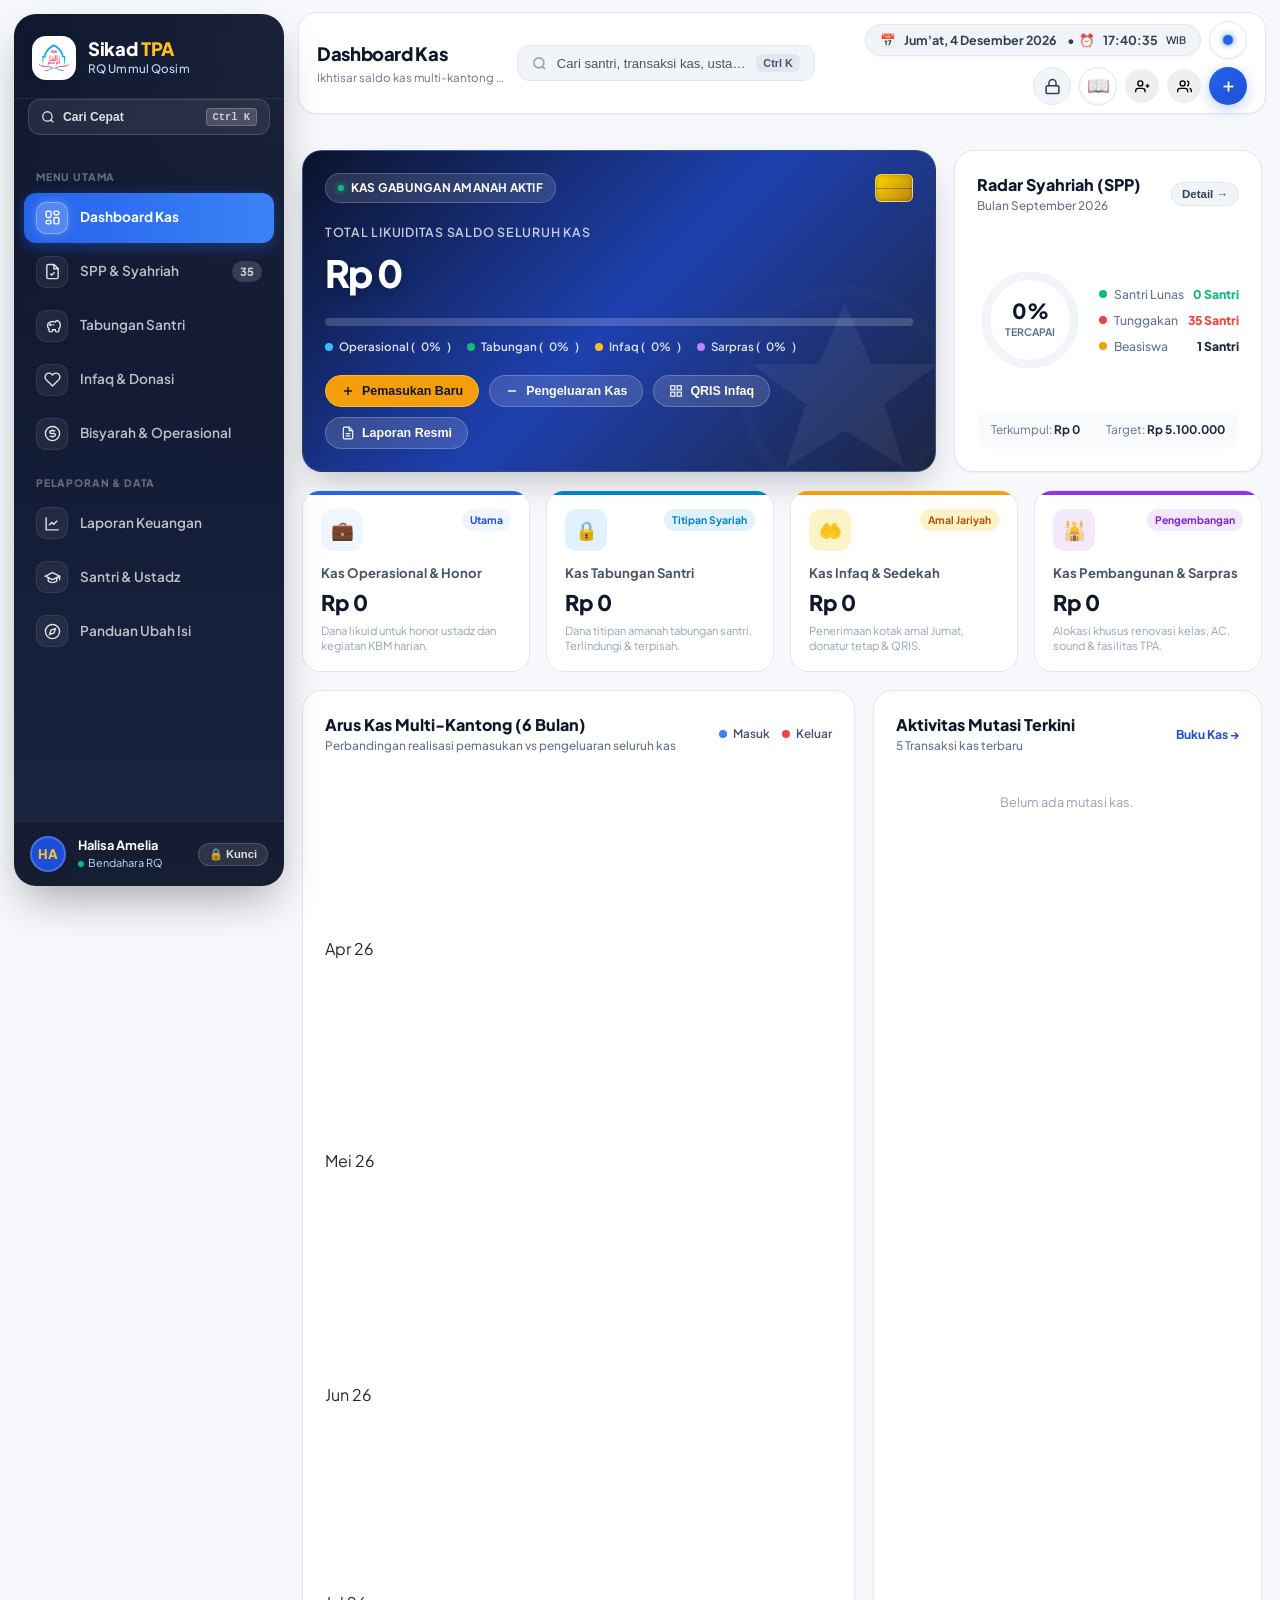
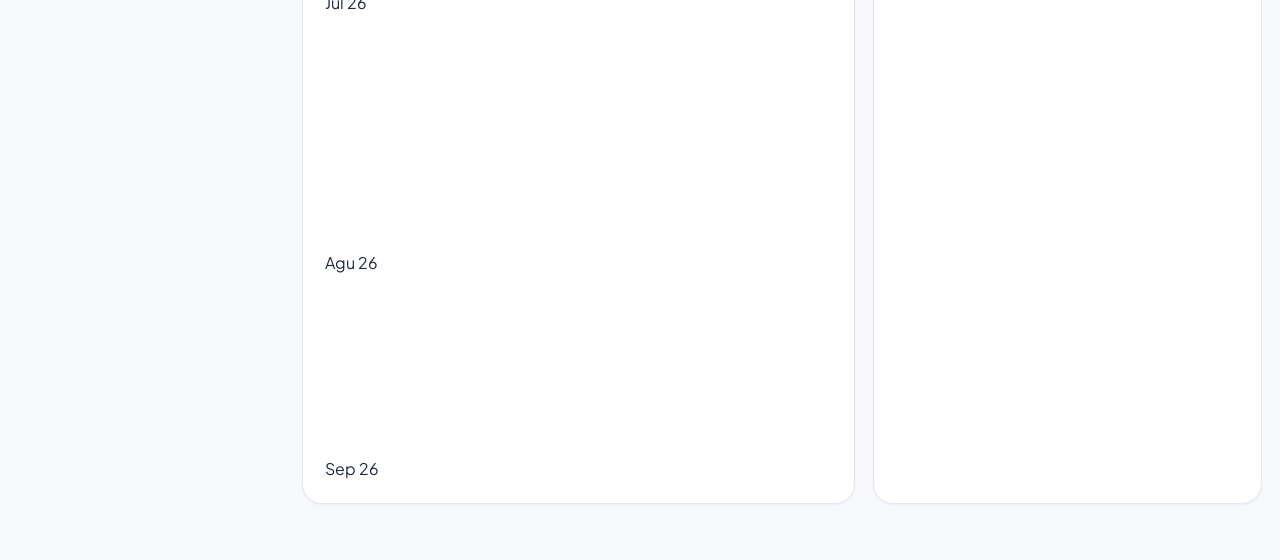
<file: index.html>
<!DOCTYPE html>
<html lang="id">
<head>
  <meta charset="UTF-8">
  <meta name="viewport" content="width=device-width, initial-scale=1.0">
  <title>SikadTPA - Aplikasi Pengelolaan Keuangan Taman Pendidikan Al-Qur'an</title>
  <meta name="description" content="Aplikasi pengelolaan keuangan modern dan terpadu untuk TPA/TPQ: kelola SPP/syahriah, multi-kas operasional vs tabungan santri, bisyarah guru, infaq, dan kwitansi digital WhatsApp.">
  <meta http-equiv="Cache-Control" content="no-cache, no-store, must-revalidate">
  <meta http-equiv="Pragma" content="no-cache">
  <link rel="stylesheet" href="css/style.css?v=3.9.0">
</head>
<body>

  <!-- ==================== SECURITY PIN LOCK GATE ==================== -->
  <div class="pin-gate-overlay" id="security-pin-screen" style="display: none;">
    <div class="pin-gate-box">
      <!-- Luxury Islamic Emblem Badge -->
      <div class="pin-brand-badge" id="pin-brand-badge-box" style="background: #ffffff; padding: 4px; box-shadow: 0 4px 14px rgba(0, 0, 0, 0.12);">
        <div id="pin-brand-logo-content" style="width: 100%; height: 100%; display: flex; align-items: center; justify-content: center;">
          <img src="img/logo-rq.jpg" alt="Logo RQ" style="width: 100%; height: 100%; object-fit: contain;">
        </div>
      </div>
      <h2 class="pin-title" id="pin-app-title">Sikad<span>TPA</span> Keuangan</h2>
      <p class="pin-subtitle" id="pin-tpa-subtitle">RQ Ummul Qosim • Akses Khusus Pengurus & Bendahara</p>

      <div class="pin-prompt-box">
        <div class="pin-status-label" id="pin-status-message">Masukkan 6 Digit PIN Keamanan</div>
        
        <!-- 6-digit indicator dots -->
        <div class="pin-dots-row" id="pin-dots-container">
          <div class="pin-dot" data-idx="0"></div>
          <div class="pin-dot" data-idx="1"></div>
          <div class="pin-dot" data-idx="2"></div>
          <div class="pin-dot" data-idx="3"></div>
          <div class="pin-dot" data-idx="4"></div>
          <div class="pin-dot" data-idx="5"></div>
        </div>

        <!-- Hidden input for direct typing if using physical keyboard -->
        <input type="password" id="pin-hidden-input" maxlength="6" inputmode="numeric" pattern="[0-9]*" style="position: absolute; opacity: 0; pointer-events: none;" autocomplete="off">
      </div>

      <!-- Numeric Keypad Grid -->
      <div class="pin-keypad-grid">
        <button type="button" class="pin-key-btn" data-key="1">1</button>
        <button type="button" class="pin-key-btn" data-key="2">2</button>
        <button type="button" class="pin-key-btn" data-key="3">3</button>
        <button type="button" class="pin-key-btn" data-key="4">4</button>
        <button type="button" class="pin-key-btn" data-key="5">5</button>
        <button type="button" class="pin-key-btn" data-key="6">6</button>
        <button type="button" class="pin-key-btn" data-key="7">7</button>
        <button type="button" class="pin-key-btn" data-key="8">8</button>
        <button type="button" class="pin-key-btn" data-key="9">9</button>
        <button type="button" class="pin-key-btn pin-key-action" id="btn-pin-clear" title="Hapus Semua">C</button>
        <button type="button" class="pin-key-btn" data-key="0">0</button>
        <button type="button" class="pin-key-btn pin-key-action" id="btn-pin-backspace" title="Hapus Satu">⌫</button>
      </div>

      <div class="pin-footer-hint">
        <span style="font-size: 0.74rem; color: var(--slate-400);">🔒 Dilindungi PIN Keamanan. Hanya untuk Pengurus Lembaga.</span>
      </div>
    </div>
  </div>

  <div class="app-container">
    <!-- ==================== SIDEBAR ==================== -->
    <aside class="sidebar" id="sidebar">
      <div class="sidebar-header">
        <div class="logo-badge" id="sidebar-app-logo-box" style="background: #ffffff; color: var(--slate-900); display: flex; align-items: center; justify-content: center; width: 44px; height: 44px; border-radius: 14px; box-shadow: 0 4px 14px rgba(0, 0, 0, 0.12); overflow: hidden; padding: 2px;">
          <div id="sidebar-app-logo-content" style="width: 100%; height: 100%; display: flex; align-items: center; justify-content: center;">
            <img src="img/logo-rq.jpg" alt="Logo RQ" class="sidebar-logo-img">
          </div>
        </div>
        <div class="logo-text">
          <h1 id="sidebar-app-title">Sikad<span>TPA</span></h1>
          <p id="sidebar-tpa-name">RQ Ummul Qosim</p>
        </div>
      </div>

      <!-- Spotlight Omnibar Trigger in Sidebar -->
      <div style="padding: 0 14px 12px;">
        <button type="button" class="sidebar-cmd-btn" id="btn-trigger-cmd-sidebar" onclick="(window.app || app).openCommandPalette()" style="width: 100%; display: flex; align-items: center; justify-content: space-between; background: rgba(255, 255, 255, 0.08); border: 1px solid rgba(255, 255, 255, 0.15); border-radius: 12px; padding: 8px 12px; color: rgba(255, 255, 255, 0.85); font-size: 0.76rem; font-weight: 600; cursor: pointer; transition: 0.2s;" title="Pencarian Spotlight (Ctrl + K)">
          <span style="display: flex; align-items: center; gap: 8px;">
            <svg width="14" height="14" viewBox="0 0 24 24" fill="none" stroke="currentColor" stroke-width="2.2"><circle cx="11" cy="11" r="8"></circle><line x1="21" y1="21" x2="16.65" y2="16.65"></line></svg>
            <span>Cari Cepat</span>
          </span>
          <kbd style="font-size: 0.65rem; background: rgba(255, 255, 255, 0.16); padding: 2px 6px; border-radius: 4px; border: 1px solid rgba(255, 255, 255, 0.2); font-family: monospace;">Ctrl K</kbd>
        </button>
      </div>

      <nav class="sidebar-nav">
        <div class="nav-section-title">Menu Utama</div>
        <a class="nav-item active" data-tab="tab-dashboard" id="nav-dashboard">
          <div class="nav-icon-pebble">
            <svg viewBox="0 0 24 24" fill="none" stroke="currentColor" stroke-width="2"><rect x="3" y="3" width="7" height="9" rx="2"></rect><rect x="14" y="3" width="7" height="5" rx="2"></rect><rect x="14" y="12" width="7" height="9" rx="2"></rect><rect x="3" y="16" width="7" height="5" rx="2"></rect></svg>
          </div>
          <span>Dashboard Kas</span>
        </a>
        <a class="nav-item" data-tab="tab-spp" id="nav-spp">
          <div class="nav-icon-pebble">
            <svg viewBox="0 0 24 24" fill="none" stroke="currentColor" stroke-width="2"><path d="M14 2H6a2 2 0 0 0-2 2v16a2 2 0 0 0 2 2h12a2 2 0 0 0 2-2V8z"></path><path d="M14 2v6h6"></path><path d="M9 15l2 2 4-4"></path></svg>
          </div>
          <span>SPP & Syahriah</span>
          <span class="nav-badge" id="badge-unpaid-spp">4</span>
        </a>
        <a class="nav-item" data-tab="tab-tabungan" id="nav-tabungan">
          <div class="nav-icon-pebble">
            <svg viewBox="0 0 24 24" fill="none" stroke="currentColor" stroke-width="2"><path d="M19 5c-1.5 0-2.8 1.4-3 2-3.5-1.5-11-.3-11 5 0 1.8.7 3.5 2 4.6V19a2 2 0 0 0 2 2h1a2 2 0 0 0 2-2v-1h4v1a2 2 0 0 0 2 2h1a2 2 0 0 0 2-2v-2.4c1.2-1 2-2.5 2-4.6 0-3.5-1.5-6-4-7z"></path><circle cx="9" cy="11" r="1"></circle><path d="M13 10v2"></path></svg>
          </div>
          <span>Tabungan Santri</span>
        </a>
        <a class="nav-item" data-tab="tab-infaq" id="nav-infaq">
          <div class="nav-icon-pebble">
            <svg viewBox="0 0 24 24" fill="none" stroke="currentColor" stroke-width="2"><path d="M20.84 4.61a5.5 5.5 0 0 0-7.78 0L12 5.67l-1.06-1.06a5.5 5.5 0 0 0-7.78 7.78l1.06 1.06L12 21.23l7.78-7.78 1.06-1.06a5.5 5.5 0 0 0 0-7.78z"></path></svg>
          </div>
          <span>Infaq & Donasi</span>
        </a>
        <a class="nav-item" data-tab="tab-pengeluaran" id="nav-pengeluaran">
          <div class="nav-icon-pebble">
            <svg viewBox="0 0 24 24" fill="none" stroke="currentColor" stroke-width="2"><circle cx="12" cy="12" r="10"></circle><path d="M16 8h-6a2 2 0 1 0 0 4h4a2 2 0 1 1 0 4H8"></path><line x1="12" y1="6" x2="12" y2="8"></line><line x1="12" y1="16" x2="12" y2="18"></line></svg>
          </div>
          <span>Bisyarah & Operasional</span>
        </a>

        <div class="nav-section-title">Pelaporan & Data</div>
        <a class="nav-item" data-tab="tab-laporan" id="nav-laporan">
          <div class="nav-icon-pebble">
            <svg viewBox="0 0 24 24" fill="none" stroke="currentColor" stroke-width="2"><path d="M3 3v18h18"></path><path d="M18.7 8l-5.1 5.2-2.8-2.7L7 14.3"></path></svg>
          </div>
          <span>Laporan Keuangan</span>
        </a>
        <a class="nav-item" data-tab="tab-master" id="nav-master">
          <div class="nav-icon-pebble">
            <svg viewBox="0 0 24 24" fill="none" stroke="currentColor" stroke-width="2"><path d="M22 10v6M2 10l10-5 10 5-10 5z"></path><path d="M6 12v5c3 3 9 3 12 0v-5"></path></svg>
          </div>
          <span>Santri & Ustadz</span>
        </a>
        <a class="nav-item" data-tab="tab-panduan" id="nav-panduan">
          <div class="nav-icon-pebble">
            <svg viewBox="0 0 24 24" fill="none" stroke="currentColor" stroke-width="2"><circle cx="12" cy="12" r="10"></circle><polygon points="16.24 7.76 14.12 14.12 7.76 16.24 9.88 9.88 16.24 7.76"></polygon></svg>
          </div>
          <span>Panduan Ubah Isi</span>
        </a>
      </nav>

      <div class="sidebar-footer">
        <div class="user-avatar" id="sidebar-user-avatar">HA</div>
        <div class="user-info">
          <div class="user-name" id="sidebar-user-name">Halisa Amelia</div>
          <div class="user-role">Bendahara RQ</div>
        </div>
        <button type="button" class="btn-lock-sidebar" onclick="app.lockSession()" title="Kunci Aplikasi (PIN)">🔒 Kunci</button>
      </div>
    </aside>

    <!-- ==================== MAIN CONTENT WRAPPER ==================== -->
    <div class="main-wrapper">
      <!-- Top Header -->
      <header class="top-header">
        <div class="header-left">
          <button class="mobile-toggle-btn" id="btn-toggle-sidebar" aria-label="Menu">
            <svg width="24" height="24" viewBox="0 0 24 24" fill="none" stroke="currentColor" stroke-width="2"><line x1="3" y1="12" x2="21" y2="12"></line><line x1="3" y1="6" x2="21" y2="6"></line><line x1="3" y1="18" x2="21" y2="18"></line></svg>
          </button>
          <div class="page-title">
            <h2 id="current-page-title">Dashboard Kas</h2>
            <p id="current-page-desc">Ikhtisar saldo kas multi-kantong dan aktivitas keuangan TPA</p>
          </div>
        </div>

        <!-- Header Spotlight Search Omnibar -->
        <button type="button" class="header-search-bar" id="btn-trigger-cmd-header" onclick="(window.app || app).openCommandPalette()" title="Pencarian Cepat Spotlight (Ctrl + K)">
          <svg width="15" height="15" viewBox="0 0 24 24" fill="none" stroke="currentColor" stroke-width="2.5"><circle cx="11" cy="11" r="8"></circle><line x1="21" y1="21" x2="16.65" y2="16.65"></line></svg>
          <span class="search-placeholder-text">Cari santri, transaksi kas, ustadz...</span>
          <kbd class="search-kbd-shortcut">Ctrl K</kbd>
        </button>

        <div class="header-right">
          <!-- Realtime Date & Clock Badge -->
          <div class="header-realtime-badge" id="header-realtime-clock" title="Waktu Sistem Realtime">
            📅 Memuat...
          </div>

          <!-- Theme Switcher Dropdown (Icon Only) -->
          <div class="theme-dropdown-container" id="theme-dropdown-container">
            <button class="btn-theme-toggle btn-icon-only" id="btn-theme-dropdown" title="Ganti Tema Warna">
              <span class="theme-preview-dot" id="theme-preview-dot"></span>
              <span id="current-theme-label" style="display: none;">Royal Sapphire</span>
            </button>
            <div class="theme-dropdown-menu" id="theme-dropdown-menu">
              <div class="theme-menu-title">Pilih Tema Antarmuka</div>
              <div class="theme-option active" data-theme-val="royal">
                <div class="theme-swatch">
                  <span style="background: #2563eb;"></span>
                  <span style="background: #f59e0b;"></span>
                </div>
                <div class="theme-info">
                  <div class="theme-title">Royal Sapphire</div>
                  <div class="theme-desc">Navy biru safir mewah & emas sampanye</div>
                </div>
              </div>
              <div class="theme-option" data-theme-val="persian">
                <div class="theme-swatch">
                  <span style="background: #0d9488;"></span>
                  <span style="background: #f97316;"></span>
                </div>
                <div class="theme-info">
                  <div class="theme-title">Persian Turquoise</div>
                  <div class="theme-desc">Toska khas Samarkand & aksen coral</div>
                </div>
              </div>
              <div class="theme-option" data-theme-val="terracotta">
                <div class="theme-swatch">
                  <span style="background: #ea580c;"></span>
                  <span style="background: #ca8a04;"></span>
                </div>
                <div class="theme-info">
                  <div class="theme-title">Moroccan Terracotta</div>
                  <div class="theme-desc">Earthy terakota & nuansa pasir gurun</div>
                </div>
              </div>
              <div class="theme-option" data-theme-val="midnight">
                <div class="theme-swatch">
                  <span style="background: #06b6d4;"></span>
                  <span style="background: #111827;"></span>
                </div>
                <div class="theme-info">
                  <div class="theme-title">Obsidian Midnight</div>
                  <div class="theme-desc">Mode gelap futuristik & neon glass</div>
                </div>
              </div>
              <div class="theme-option" data-theme-val="emerald">
                <div class="theme-swatch">
                  <span style="background: #059669;"></span>
                  <span style="background: #f59e0b;"></span>
                </div>
                <div class="theme-info">
                  <div class="theme-title">Classic Emerald</div>
                  <div class="theme-desc">Zamrud hijau klasik islami</div>
                </div>
              </div>
            </div>
          </div>

          <!-- Lock Session Button (Icon Only) -->
          <button type="button" class="btn btn-secondary btn-icon-only" onclick="app.lockSession()" title="Kunci Aplikasi (PIN Keamanan)">
            <svg width="16" height="16" viewBox="0 0 24 24" fill="none" stroke="currentColor" stroke-width="2.2" stroke-linecap="round" stroke-linejoin="round">
              <rect x="3" y="11" width="18" height="11" rx="2" ry="2"></rect>
              <path d="M7 11V7a5 5 0 0 1 10 0v4"></path>
            </svg>
          </button>

          <!-- Quick Guide Button (Icon Only) -->
          <button class="btn-guide-toggle btn-icon-only" id="btn-open-guide-modal" title="Panduan Kustomisasi & Ubah Isi">
            <span style="font-size: 1.15rem;">📖</span>
          </button>

          <!-- Quick Input Buttons (Icon Only) -->
          <button type="button" class="btn btn-outline-primary btn-sm btn-icon-only" id="btn-header-add-student" data-action="open-student-modal" onclick="(window.app || app).openStudentModal()" title="Tambah Santri Baru">
            <svg width="17" height="17" viewBox="0 0 24 24" fill="none" stroke="currentColor" stroke-width="2.2"><path d="M16 21v-2a4 4 0 0 0-4-4H5a4 4 0 0 0-4 4v2"></path><circle cx="8.5" cy="7" r="4"></circle><line x1="20" y1="8" x2="20" y2="14"></line><line x1="23" y1="11" x2="17" y2="11"></line></svg>
          </button>
          <button type="button" class="btn btn-outline-primary btn-sm btn-icon-only" id="btn-header-add-teacher" data-action="open-teacher-modal" onclick="(window.app || app).openTeacherModal()" title="Tambah Pengajar / Ustadz Baru">
            <svg width="17" height="17" viewBox="0 0 24 24" fill="none" stroke="currentColor" stroke-width="2.2"><path d="M17 21v-2a4 4 0 0 0-4-4H5a4 4 0 0 0-4 4v2"></path><circle cx="9" cy="7" r="4"></circle><path d="M23 21v-2a4 4 0 0 0-3-3.87"></path><path d="M16 3.13a4 4 0 0 1 0 7.75"></path></svg>
          </button>
          <button class="btn-quick-add btn-icon-only" id="btn-open-tx-modal" data-action="open-tx-modal" data-tx-type="in" data-tx-wallet="ops" onclick="(window.app || app).openTxModal('in', 'ops')" title="Catat Mutasi Kas">
            <svg width="17" height="17" viewBox="0 0 24 24" fill="none" stroke="currentColor" stroke-width="2.5"><line x1="12" y1="5" x2="12" y2="19"></line><line x1="5" y1="12" x2="19" y2="12"></line></svg>
          </button>
        </div>
      </header>

      <!-- Content Body -->
      <main class="content-body">
        
        <!-- ==================== TAB 1: DASHBOARD (LUXURY BENTO GRID) ==================== -->
        <section class="tab-view active" id="tab-dashboard">
          <div class="bento-dashboard-grid">
            <!-- Bento 1: Master Vault Card (Spans 8 Cols) -->
            <div class="bento-tile bento-master-vault">
              <div class="vault-watermark">
                <svg viewBox="0 0 100 100" fill="currentColor">
                  <circle cx="50" cy="50" r="46" stroke="currentColor" stroke-width="4" fill="none" opacity="0.3"></circle>
                  <polygon points="50,10 62,38 92,38 68,56 77,85 50,68 23,85 32,56 8,38 38,38" fill="currentColor"></polygon>
                </svg>
              </div>

              <div class="vault-header">
                <div class="vault-badge">
                  <span class="btn-glow-dot"></span>
                  <span id="vault-status-text">KAS GABUNGAN AMANAH AKTIF</span>
                </div>
                <div class="vault-emv-chip" title="Fintech Security Shield"></div>
              </div>

              <div class="vault-body">
                <div class="vault-balance-label">Total Likuiditas Saldo Seluruh Kas</div>
                <div class="vault-balance-amount" id="vault-master-total-balance">Rp 0</div>
                
                <!-- Dynamic Allocation Track Bar -->
                <div class="vault-allocation-track" id="vault-allocation-track" title="Alokasi Pembagian Dana Kas">
                  <div class="alloc-segment alloc-ops" id="alloc-ops" style="width: 40%;" title="Kas Operasional"></div>
                  <div class="alloc-segment alloc-tabungan" id="alloc-tabungan" style="width: 30%;" title="Kas Tabungan Santri"></div>
                  <div class="alloc-segment alloc-infaq" id="alloc-infaq" style="width: 20%;" title="Kas Infaq & Sedekah"></div>
                  <div class="alloc-segment alloc-bangun" id="alloc-bangun" style="width: 10%;" title="Kas Sarpras & Pembangunan"></div>
                </div>

                <div class="vault-allocation-legend">
                  <div class="legend-pill-item"><span class="dot" style="background: #38bdf8;"></span> Operasional (<span id="pct-ops">0%</span>)</div>
                  <div class="legend-pill-item"><span class="dot" style="background: #10b981;"></span> Tabungan (<span id="pct-tabungan">0%</span>)</div>
                  <div class="legend-pill-item"><span class="dot" style="background: #fbbf24;"></span> Infaq (<span id="pct-infaq">0%</span>)</div>
                  <div class="legend-pill-item"><span class="dot" style="background: #c084fc;"></span> Sarpras (<span id="pct-bangun">0%</span>)</div>
                </div>
              </div>

              <div class="vault-actions-bar">
                <button type="button" class="vault-action-btn primary" id="btn-vault-income" data-action="open-tx-modal" data-tx-type="in" data-tx-wallet="ops" onclick="(window.app || app).openTxModal('in', 'ops')">
                  <svg width="14" height="14" viewBox="0 0 24 24" fill="none" stroke="currentColor" stroke-width="2.5"><line x1="12" y1="5" x2="12" y2="19"></line><line x1="5" y1="12" x2="19" y2="12"></line></svg>
                  <span>Pemasukan Baru</span>
                </button>
                <button type="button" class="vault-action-btn" id="btn-vault-expense" data-action="open-tx-modal" data-tx-type="out" data-tx-wallet="ops" onclick="(window.app || app).openTxModal('out', 'ops')">
                  <svg width="14" height="14" viewBox="0 0 24 24" fill="none" stroke="currentColor" stroke-width="2.5"><line x1="5" y1="12" x2="19" y2="12"></line></svg>
                  <span>Pengeluaran Kas</span>
                </button>
                <button type="button" class="vault-action-btn" id="btn-vault-qris" data-action="open-qris-modal" onclick="(window.app || app).openQRISModal()">
                  <svg width="14" height="14" viewBox="0 0 24 24" fill="none" stroke="currentColor" stroke-width="2"><rect x="3" y="3" width="7" height="7"></rect><rect x="14" y="3" width="7" height="7"></rect><rect x="14" y="14" width="7" height="7"></rect><rect x="3" y="14" width="7" height="7"></rect></svg>
                  <span>QRIS Infaq</span>
                </button>
                <button type="button" class="vault-action-btn" onclick="app.switchTab('tab-laporan')">
                  <svg width="14" height="14" viewBox="0 0 24 24" fill="none" stroke="currentColor" stroke-width="2"><path d="M14 2H6a2 2 0 0 0-2 2v16a2 2 0 0 0 2 2h12a2 2 0 0 0 2-2V8z"></path><polyline points="14 2 14 8 20 8"></polyline><line x1="16" y1="13" x2="8" y2="13"></line><line x1="16" y1="17" x2="8" y2="17"></line></svg>
                  <span>Laporan Resmi</span>
                </button>
              </div>
            </div>

            <!-- Bento 2: SPP Syahriah Radar Progress Ring (Spans 4 Cols) -->
            <div class="bento-tile bento-spp-radar">
              <div class="tile-header">
                <div class="tile-title-group">
                  <h4>Radar Syahriah (SPP)</h4>
                  <div class="tile-subtitle" id="spp-radar-month">Bulan September 2026</div>
                </div>
                <button type="button" class="tile-mini-btn" onclick="app.switchTab('tab-spp')">Detail &rarr;</button>
              </div>

              <div class="circle-gauge-wrap">
                <div class="circle-gauge-svg-box">
                  <svg class="circle-gauge-svg" viewBox="0 0 120 120">
                    <circle class="circle-gauge-bg" cx="60" cy="60" r="50"></circle>
                    <circle class="circle-gauge-fill" id="spp-circle-fill" cx="60" cy="60" r="50"></circle>
                  </svg>
                  <div class="circle-gauge-center">
                    <div class="gauge-pct" id="spp-circle-pct">0%</div>
                    <div class="gauge-lbl">Tercapai</div>
                  </div>
                </div>
                <div class="circle-gauge-stats">
                  <div class="gauge-stat-row">
                    <span class="stat-dot dot-success"></span>
                    <span class="stat-lbl">Santri Lunas</span>
                    <span class="stat-val text-success" id="spp-count-paid">0</span>
                  </div>
                  <div class="gauge-stat-row">
                    <span class="stat-dot dot-danger"></span>
                    <span class="stat-lbl">Tunggakan</span>
                    <span class="stat-val text-danger" id="spp-count-unpaid">0</span>
                  </div>
                  <div class="gauge-stat-row">
                    <span class="stat-dot dot-gold"></span>
                    <span class="stat-lbl">Beasiswa</span>
                    <span class="stat-val" id="spp-count-scholarship">0</span>
                  </div>
                </div>
              </div>

              <div style="background: var(--slate-50); border-radius: 12px; padding: 10px 14px; display: flex; justify-content: space-between; font-size: 0.74rem;">
                <span style="color: var(--slate-500);">Terkumpul: <strong id="spp-radar-collected" style="color: var(--slate-800);">Rp 0</strong></span>
                <span style="color: var(--slate-500);">Target: <strong id="spp-radar-target" style="color: var(--slate-800);">Rp 0</strong></span>
              </div>
            </div>

            <!-- Bento 3: 4 Vault Capsules Row (Spans 12 Cols) -->
            <div class="bento-wallets-capsule-row" id="wallets-capsule-container">
              <!-- Dynamically rendered by JS -->
            </div>

            <!-- Bento 4: Cashflow Bar Chart (Spans 7 Cols) -->
            <div class="bento-tile bento-cashflow-chart">
              <div class="tile-header">
                <div class="tile-title-group">
                  <h4>Arus Kas Multi-Kantong (6 Bulan)</h4>
                  <div class="tile-subtitle">Perbandingan realisasi pemasukan vs pengeluaran seluruh kas</div>
                </div>
                <div class="chart-legend-pills">
                  <div><span class="pill-dot in"></span> Masuk</div>
                  <div><span class="pill-dot out"></span> Keluar</div>
                </div>
              </div>
              <div class="chart-container" style="padding-top: 10px;">
                <div class="chart-bars-wrap" id="dashboard-cashflow-chart">
                  <!-- Populated by JS -->
                </div>
              </div>
            </div>

            <!-- Bento 5: Live Activity Mutasi Stream (Spans 5 Cols) -->
            <div class="bento-tile bento-recent-stream">
              <div class="tile-header">
                <div class="tile-title-group">
                  <h4>Aktivitas Mutasi Terkini</h4>
                  <div class="tile-subtitle">5 Transaksi kas terbaru</div>
                </div>
                <a href="javascript:void(0)" onclick="app.switchTab('tab-laporan')" class="tile-link">Buku Kas &rarr;</a>
              </div>
              <div class="recent-stream-list" id="recent-transactions-list">
                <!-- Populated by JS -->
              </div>
            </div>
          </div>
        </section>

        <!-- ==================== TAB 2: SPP & SYAHRIAH (TABEL 4 KELAS RQ) ==================== -->
        <section class="tab-view" id="tab-spp">
          <!-- Smart Toolbar: Segmented Filter Capsules & Dual View Toggle -->
          <div class="spp-toolbar-card">
            <div class="segmented-capsule-bar" id="spp-quick-filter-bar">
              <button type="button" class="capsule-item active" data-spp-filter="all" onclick="app.setSppQuickFilter('all')">
                <span>Semua Santri</span>
                <span class="capsule-count" id="count-capsule-all">10</span>
              </button>
              <button type="button" class="capsule-item" data-spp-filter="unpaid" onclick="app.setSppQuickFilter('unpaid')">
                <span>Belum Lunas</span>
                <span class="capsule-count warn" id="count-capsule-unpaid">4</span>
              </button>
              <button type="button" class="capsule-item" data-spp-filter="paid" onclick="app.setSppQuickFilter('paid')">
                <span>Sudah Lunas</span>
                <span class="capsule-count success" id="count-capsule-paid">5</span>
              </button>
              <button type="button" class="capsule-item" data-spp-filter="scholarship" onclick="app.setSppQuickFilter('scholarship')">
                <span>Beasiswa</span>
                <span class="capsule-count gold" id="count-capsule-scholarship">1</span>
              </button>
            </div>

            <div style="display: flex; gap: 8px; align-items: center; flex-wrap: wrap;">
              <!-- Tombol Tambah Santri Baru Langsung di Toolbar SPP -->
              <button type="button" class="btn btn-primary btn-icon-only" id="btn-spp-add-student" data-action="open-student-modal" onclick="(window.app || app).openStudentModal()" title="Tambah Santri Baru">
                <svg width="16" height="16" viewBox="0 0 24 24" fill="none" stroke="currentColor" stroke-width="2.5"><line x1="12" y1="5" x2="12" y2="19"></line><line x1="5" y1="12" x2="19" y2="12"></line></svg>
              </button>

              <!-- Tombol Database Spreadsheet (Disembunyikan agar tanpa ikon di layar sesuai permintaan) -->
              <button type="button" class="btn btn-secondary btn-icon-only" id="btn-spp-spreadsheet" onclick="app.openSpreadsheetModal()" title="Database Spreadsheet" style="display: none !important;">
                <svg width="16" height="16" viewBox="0 0 24 24" fill="none" stroke="currentColor" stroke-width="2"><path d="M14 2H6a2 2 0 0 0-2 2v16a2 2 0 0 0 2 2h12a2 2 0 0 0 2-2V8z"></path><polyline points="14 2 14 8 20 8"></polyline><line x1="8" y1="13" x2="16" y2="13"></line><line x1="8" y1="17" x2="16" y2="17"></line></svg>
              </button>

              <!-- Tombol Link Formulir Online Wali Santri -->
              <button type="button" class="btn btn-secondary btn-icon-only" onclick="app.openStudentLinksModal()" title="Bagikan Tautan Formulir Mandiri ke Wali Santri">
                <span style="font-size: 1.05rem;">🔗</span>
              </button>

              <!-- View Switcher -->
              <div class="view-switcher-group">
                <button type="button" class="view-btn btn-icon-only" id="btn-view-cards" onclick="app.setSppView('cards')" title="Mode Visual Kartu">
                  <svg width="15" height="15" viewBox="0 0 24 24" fill="none" stroke="currentColor" stroke-width="2.5"><rect x="3" y="3" width="7" height="7"></rect><rect x="14" y="3" width="7" height="7"></rect><rect x="14" y="14" width="7" height="7"></rect><rect x="3" y="14" width="7" height="7"></rect></svg>
                </button>
                <button type="button" class="view-btn active btn-icon-only" id="btn-view-table" onclick="app.setSppView('table')" title="Mode Tabel Data Pro">
                  <svg width="15" height="15" viewBox="0 0 24 24" fill="none" stroke="currentColor" stroke-width="2.5"><line x1="8" y1="6" x2="21" y2="6"></line><line x1="8" y1="12" x2="21" y2="12"></line><line x1="8" y1="18" x2="21" y2="18"></line><line x1="3" y1="6" x2="3.01" y2="6"></line><line x1="3" y1="12" x2="3.01" y2="12"></line><line x1="3" y1="18" x2="3.01" y2="18"></line></svg>
                </button>
              </div>
            </div>
          </div>

          <!-- Bilah Tab Navigasi 4 Kelas RQ -->
          <div class="spp-class-tabs-bar" id="spp-class-filter-bar">
            <button type="button" class="spp-class-tab-btn active" data-class-filter="all" onclick="app.setSppClassFilter('all')">
              <span>🏢 Semua 4 Kelas</span>
              <span class="spp-class-tab-badge" id="badge-class-all">36</span>
            </button>
            <button type="button" class="spp-class-tab-btn" data-class-filter="K1" onclick="app.setSppClassFilter('K1')">
              <span>📖 Dasar Ikhwan</span>
              <span class="spp-class-tab-badge" id="badge-class-k1">10</span>
            </button>
            <button type="button" class="spp-class-tab-btn" data-class-filter="K2" onclick="app.setSppClassFilter('K2')">
              <span>📗 Menengah Akhowat</span>
              <span class="spp-class-tab-badge" id="badge-class-k2">10</span>
            </button>
            <button type="button" class="spp-class-tab-btn" data-class-filter="K3" onclick="app.setSppClassFilter('K3')">
              <span>🕌 Menengah Ikhwan</span>
              <span class="spp-class-tab-badge" id="badge-class-k3">6</span>
            </button>
            <button type="button" class="spp-class-tab-btn" data-class-filter="K4" onclick="app.setSppClassFilter('K4')">
              <span>⭐ Dasar Gabungan</span>
              <span class="spp-class-tab-badge" id="badge-class-k4">10</span>
            </button>
          </div>

          <!-- Filter Pencarian & Bulan Tagihan Realtime -->
          <div class="card" style="margin-bottom: 20px;">
            <div class="filter-bar">
              <div class="filter-left">
                <div class="input-search-wrap">
                  <svg viewBox="0 0 24 24" fill="none" stroke="currentColor" stroke-width="2"><circle cx="11" cy="11" r="8"></circle><line x1="21" y1="21" x2="16.65" y2="16.65"></line></svg>
                  <input type="text" id="filter-spp-search" placeholder="Cari santri / wali...">
                </div>

                <!-- Bulan Tagihan (Dinamis Realtime oleh JS) -->
                <select class="select-app" id="filter-spp-month" onchange="app.renderSppTable()">
                  <!-- Terisi otomatis oleh initDynamicDates() -->
                </select>

                <select class="select-app" id="filter-spp-status" onchange="app.renderSppTable()">
                  <option value="">Semua Status Bayar</option>
                  <option value="Lunas">Hanya Lunas</option>
                  <option value="Belum Lunas">Hanya Belum Lunas</option>
                </select>
              </div>

              <div class="filter-right">
                <button type="button" class="btn btn-secondary btn-icon-only" id="btn-broadcast-reminder" onclick="app.broadcastSppReminder()" title="Salin & Kirim Pengingat Tagihan WhatsApp">
                  <svg width="16" height="16" viewBox="0 0 24 24" fill="none" stroke="currentColor" stroke-width="2.2"><path d="M21 15a2 2 0 0 1-2 2H7l-4 4V5a2 2 0 0 1 2-2h14a2 2 0 0 1 2 2z"></path></svg>
                </button>
                <span class="badge badge-neutral" id="spp-filter-summary">Menampilkan 36 Santri</span>
              </div>
            </div>
          </div>

          <!-- WADAH UTAMA: TABEL MASING-MASING KELAS TERPISAH (4 KELAS RQ) -->
          <div id="spp-classes-wrapper">
            <!-- Dynamically populated per-class tables by app.renderSppTable() -->
          </div>
        </section>

        <!-- ==================== TAB 3: TABUNGAN SANTRI ==================== -->
        <section class="tab-view" id="tab-tabungan">
          <div style="display: grid; grid-template-columns: 1fr 2fr; gap: 22px;">
            <!-- Left: Aksi Tabungan & Summary -->
            <div>
              <div class="card" style="margin-bottom: 20px;">
                <div class="card-header">
                  <h3>Kas Tabungan Santri</h3>
                </div>
                <div style="background: var(--info-bg); border-radius: var(--radius-md); padding: 16px; margin-bottom: 16px;">
                  <div style="font-size: 0.75rem; color: var(--info); font-weight: 700; text-transform: uppercase;">Total Dana Amanah Santri</div>
                  <div style="font-size: 1.6rem; font-weight: 800; color: #0369a1; margin-top: 4px;" id="savings-total-balance">Rp 0</div>
                  <p style="font-size: 0.72rem; color: #0284c7; margin-top: 4px;">*Saldo titipan murni santri. Terpisah dari kas operasional TPA.</p>
                </div>

                <div style="display: flex; flex-direction: column; gap: 10px;">
                  <button class="btn btn-primary" id="btn-tabungan-setor" data-action="open-savings-modal" data-savings-type="Setor" onclick="(window.app || app).openSavingsModal('Setor')">
                    ➕ Catat Setoran Tabungan
                  </button>
                  <button class="btn btn-warning" id="btn-tabungan-tarik" data-action="open-savings-modal" data-savings-type="Tarik" onclick="(window.app || app).openSavingsModal('Tarik')">
                    ➖ Catat Penarikan Tabungan
                  </button>
                </div>
              </div>

              <!-- Info Rekap Tabungan -->
              <div class="card">
                <div class="card-header">
                  <h3>Panduan Tabungan</h3>
                </div>
                <p style="font-size: 0.8rem; color: var(--slate-600); line-height: 1.6;">
                  Program tabungan membiasakan santri gemar menabung koin/uang saku harian. Dana biasanya diambil santri menjelang liburan Idul Fitri atau untuk kebutuhan wisuda khatam Al-Qur'an.
                </p>
              </div>
            </div>

            <!-- Right: Daftar Saldo Santri & Mutasi Tabungan -->
            <div class="card">
              <div class="card-header">
                <div>
                  <h3>Buku Tabungan Santri</h3>
                  <div class="card-subtitle">Daftar saldo dan riwayat mutasi setor-tarik</div>
                </div>
                <div class="input-search-wrap" style="min-width: 200px;">
                  <svg viewBox="0 0 24 24" fill="none" stroke="currentColor" stroke-width="2"><circle cx="11" cy="11" r="8"></circle><line x1="21" y1="21" x2="16.65" y2="16.65"></line></svg>
                  <input type="text" id="filter-savings-search" placeholder="Cari santri...">
                </div>
              </div>

              <div class="table-responsive">
                <table class="table-app">
                  <thead>
                    <tr>
                      <th>Nama Santri</th>
                      <th>Kelas</th>
                      <th>Saldo Tabungan</th>
                      <th style="text-align: right;">Aksi</th>
                    </tr>
                  </thead>
                  <tbody id="savings-students-body">
                    <!-- Dynamic -->
                  </tbody>
                </table>
              </div>

              <h4 style="margin: 24px 0 12px; font-size: 0.95rem; font-weight: 700; color: var(--slate-800);">5 Mutasi Tabungan Terakhir</h4>
              <div class="table-responsive">
                <table class="table-app" style="font-size: 0.8rem;">
                  <thead>
                    <tr>
                      <th>Tanggal</th>
                      <th>Santri</th>
                      <th>Jenis</th>
                      <th>Nominal</th>
                      <th>Keterangan</th>
                    </tr>
                  </thead>
                  <tbody id="savings-history-body">
                    <!-- Dynamic -->
                  </tbody>
                </table>
              </div>
            </div>
          </div>
        </section>

        <!-- ==================== TAB 4: INFAQ & DONASI ==================== -->
        <section class="tab-view" id="tab-infaq">
          <div class="card">
            <div class="card-header">
              <div>
                <h3>Kotak Infaq, Sedekah & Donatur TPA</h3>
                <div class="card-subtitle">Pencatatan sedekah sukarela santri, donatur tetap muhsinin, dan QRIS</div>
              </div>
              <div style="display: flex; gap: 8px;">
                <button class="btn btn-secondary btn-icon-only" id="btn-infaq-show-qris" data-action="open-qris-modal" onclick="(window.app || app).openQRISModal()" title="Tampilkan QRIS Resmi">
                  <span style="font-size: 1.1rem;">📱</span>
                </button>
                <button class="btn btn-primary btn-icon-only" id="btn-infaq-add-tx" data-action="open-infaq-modal" onclick="(window.app || app).openInfaqModal()" title="Catat Infaq / Donasi Baru">
                  <svg width="15" height="15" viewBox="0 0 24 24" fill="none" stroke="currentColor" stroke-width="2.5"><line x1="12" y1="5" x2="12" y2="19"></line><line x1="5" y1="12" x2="19" y2="12"></line></svg>
                </button>
              </div>
            </div>

            <!-- Infaq Cards Highlight -->
            <div style="display: grid; grid-template-columns: 1fr 1fr; gap: 16px; margin-bottom: 22px;">
              <div style="background: var(--gold-50); border: 1px solid var(--gold-400); border-radius: var(--radius-md); padding: 18px;">
                <div style="font-size: 0.75rem; font-weight: 700; color: var(--gold-700); text-transform: uppercase;">Saldo Kas Infaq & Sedekah</div>
                <div style="font-size: 1.5rem; font-weight: 800; color: var(--gold-700); margin-top: 4px;" id="infaq-wallet-balance">Rp 0</div>
                <p style="font-size: 0.74rem; color: var(--slate-600); margin-top: 4px;">Digunakan untuk kegiatan santri, santunan & beasiswa.</p>
              </div>

              <div style="background: #f5f3ff; border: 1px solid #c4b5fd; border-radius: var(--radius-md); padding: 18px;">
                <div style="font-size: 0.75rem; font-weight: 700; color: #7c3aed; text-transform: uppercase;">Saldo Kas Sarana & Pembangunan</div>
                <div style="font-size: 1.5rem; font-weight: 800; color: #6d28d9; margin-top: 4px;" id="bangun-wallet-balance">Rp 0</div>
                <p style="font-size: 0.74rem; color: var(--slate-600); margin-top: 4px;">Khusus pengadaan meja Al-Qur'an, sound system & perbaikan kelas.</p>
              </div>
            </div>

            <!-- Tabel Riwayat Infaq -->
            <h4 style="margin-bottom: 12px; font-size: 0.95rem; font-weight: 700;">Riwayat Penerimaan Infaq & Donasi</h4>
            <div class="table-responsive">
              <table class="table-app">
                <thead>
                  <tr>
                    <th>Tanggal</th>
                    <th>Pos Kas Masuk</th>
                    <th>Kategori</th>
                    <th>Nominal</th>
                    <th>Keterangan / Donatur</th>
                    <th>No. Referensi</th>
                  </tr>
                </thead>
                <tbody id="infaq-table-body">
                  <!-- Dynamic -->
                </tbody>
              </table>
            </div>
          </div>
        </section>

        <!-- ==================== TAB 5: BISYARAH & PENGELUARAN ==================== -->
        <section class="tab-view" id="tab-pengeluaran">
          <div style="display: flex; flex-direction: column; gap: 22px;">
            <!-- Bagian 1: Bisyarah Guru / Ustadz -->
            <div class="card">
              <div class="card-header">
                <div>
                  <h3>Honorarium & Bisyarah Ustadz / Ustadzah</h3>
                  <div class="card-subtitle">Kompensasi bagi para pengajar Al-Qur'an (Dibayarkan dari Kas Operasional)</div>
                </div>
                <button type="button" class="btn btn-primary btn-icon-only" id="btn-expense-add-teacher" data-action="open-teacher-modal" onclick="(window.app || app).openTeacherModal()" title="Tambah Pengajar / Ustadz Baru">
                  <svg width="15" height="15" viewBox="0 0 24 24" fill="none" stroke="currentColor" stroke-width="2.5"><line x1="12" y1="5" x2="12" y2="19"></line><line x1="5" y1="12" x2="19" y2="12"></line></svg>
                </button>
              </div>

              <div class="table-responsive">
                <table class="table-app">
                  <thead>
                    <tr>
                      <th>ID Guru</th>
                      <th>Nama Ustadz / Ustadzah</th>
                      <th>Tugas Mengajar</th>
                      <th>No. WhatsApp</th>
                      <th>Sesi Pertemuan</th>
                      <th>Standar Bisyarah</th>
                      <th style="text-align: right;">Aksi</th>
                    </tr>
                  </thead>
                  <tbody id="teachers-table-body">
                    <!-- Dynamic -->
                  </tbody>
                </table>
              </div>
            </div>

            <!-- Bagian 2: Pengeluaran Operasional & Belanja Sarana -->
            <div class="card">
              <div class="card-header">
                <div>
                  <h3>Pengeluaran Operasional & Belanja ATK / Modul</h3>
                  <div class="card-subtitle">Pencatatan pengeluaran buku Iqro, spidol, konsumsi, kebersihan dll</div>
                </div>
                <button class="btn btn-primary btn-icon-only" id="btn-expense-add-expense" data-action="open-expense-modal" onclick="(window.app || app).openExpenseModal()" title="Catat Pengeluaran Baru">
                  <svg width="15" height="15" viewBox="0 0 24 24" fill="none" stroke="currentColor" stroke-width="2.5"><line x1="12" y1="5" x2="12" y2="19"></line><line x1="5" y1="12" x2="19" y2="12"></line></svg>
                </button>
              </div>

              <div class="table-responsive">
                <table class="table-app">
                  <thead>
                    <tr>
                      <th>Tanggal</th>
                      <th>Pos Kas</th>
                      <th>Kategori Belanja</th>
                      <th>Nominal</th>
                      <th>Deskripsi / Nota</th>
                      <th>No. Bukti</th>
                    </tr>
                  </thead>
                  <tbody id="expenses-table-body">
                    <!-- Dynamic -->
                  </tbody>
                </table>
              </div>
            </div>
          </div>
        </section>

        <!-- ==================== TAB 6: LAPORAN KEUANGAN ==================== -->
        <section class="tab-view" id="tab-laporan">
          <div class="card" id="printable-report-card">
            <div class="card-header no-print">
              <div>
                <h3>Laporan Keuangan TPA Resmi</h3>
                <div class="card-subtitle">Rekap Arus Kas dan Akuntabilitas Pengurus untuk Takmir Masjid & Wali Santri</div>
              </div>
              <div style="display: flex; gap: 8px;">
                <button class="btn btn-primary btn-icon-only" onclick="window.print()" title="Cetak / Simpan PDF (Print)">
                  <span style="font-size: 1.1rem;">🖨️</span>
                </button>
                <button class="btn btn-secondary btn-icon-only" onclick="app.exportJsonData()" title="Backup Database (JSON)">
                  <span style="font-size: 1.1rem;">💾</span>
                </button>
                <button class="btn btn-secondary btn-icon-only" onclick="document.getElementById('import-file-input').click()" title="Restore Database (JSON)">
                  <span style="font-size: 1.1rem;">📥</span>
                </button>
                <input type="file" id="import-file-input" style="display: none;" accept=".json" onchange="app.importJsonData(event)">
                <button class="btn btn-danger btn-sm btn-icon-only" onclick="app.resetAllData()" title="Reset Data Sample">
                  <span style="font-size: 1.05rem;">🔄</span>
                </button>
              </div>
            </div>

            <!-- Filter Laporan Periode (No Print) -->
            <div class="filter-bar no-print" style="margin-bottom: 20px;">
              <div class="filter-left">
                <label style="font-size: 0.8rem; font-weight: 600;">Periode Laporan:</label>
                <select class="select-app" id="report-period-select" onchange="app.generateReport()">
                  <option value="2026-09" selected>Bulan Ini (September 2026)</option>
                  <option value="2026-08">Bulan Lalu (Agustus 2026)</option>
                  <option value="all">Semua Riwayat Transaksi</option>
                </select>
              </div>
            </div>

            <!-- Format Laporan Siap Cetak (Kop Surat TPA) -->
            <div id="report-print-container" style="padding: 10px;">
              <!-- Header Kop Surat -->
              <div style="text-align: center; border-bottom: 3px double var(--slate-800); padding-bottom: 14px; margin-bottom: 20px;">
                <h2 style="font-size: 1.35rem; font-weight: 800; color: var(--primary-800); text-transform: uppercase;" id="rep-tpa-name">RQ UMMUL QOSIM</h2>
                <h4 style="font-size: 0.95rem; font-weight: 600; color: var(--slate-700);" id="rep-tpa-masjid">MASJID JAMI' UMMUL QOSIM</h4>
                <p style="font-size: 0.78rem; color: var(--slate-600);" id="rep-tpa-address">Jl. Melati No. 45, Kompleks Griya Asri, Kota Bandung • Kontak: 0812-3456-7890</p>
                <div style="margin-top: 10px; font-weight: 700; font-size: 1.05rem; text-decoration: underline;" id="rep-title">
                  LAPORAN ARUS KAS & PERTANGGUNGJAWABAN KEUANGAN
                </div>
                <div style="font-size: 0.8rem; color: var(--slate-600);" id="rep-subtitle">Periode: September 2026</div>
              </div>

              <!-- Ringkasan Saldo 4 Kas -->
              <h4 style="font-size: 0.9rem; font-weight: 700; margin-bottom: 10px;">I. POSISI SALDO DOMPET KAS</h4>
              <div style="display: grid; grid-template-columns: repeat(4, 1fr); gap: 10px; margin-bottom: 24px;" id="rep-wallets-summary">
                <!-- Dynamic -->
              </div>

              <!-- Ringkasan Pemasukan & Pengeluaran -->
              <h4 style="font-size: 0.9rem; font-weight: 700; margin-bottom: 10px;">II. RINGKASAN REKAPITULASI ARUS KAS</h4>
              <table class="table-app" style="margin-bottom: 24px; border: 1px solid var(--border-color);">
                <tbody>
                  <tr>
                    <td style="font-weight: 600;">Total Pemasukan (Kas Masuk):</td>
                    <td style="text-align: right; font-weight: 700; color: var(--primary-700);" id="rep-total-in">Rp 0</td>
                  </tr>
                  <tr>
                    <td style="font-weight: 600;">Total Pengeluaran (Kas Keluar):</td>
                    <td style="text-align: right; font-weight: 700; color: var(--danger);" id="rep-total-out">Rp 0</td>
                  </tr>
                  <tr style="background: var(--slate-50); font-size: 1rem;">
                    <td style="font-weight: 800;">Surplus / (Defisit) Bersih Periode Ini:</td>
                    <td style="text-align: right; font-weight: 800;" id="rep-net-flow">Rp 0</td>
                  </tr>
                </tbody>
              </table>

              <!-- Rincian Transaksi Lengkap -->
              <h4 style="font-size: 0.9rem; font-weight: 700; margin-bottom: 10px;">III. RINCIAN MUTASI TRANSAKSI</h4>
              <div class="table-responsive">
                <table class="table-app" style="border: 1px solid var(--border-color);">
                  <thead>
                    <tr>
                      <th>Tanggal</th>
                      <th>Arus</th>
                      <th>Dompet Kas</th>
                      <th>Kategori</th>
                      <th>Deskripsi</th>
                      <th style="text-align: right;">Nominal</th>
                    </tr>
                  </thead>
                  <tbody id="rep-transactions-body">
                    <!-- Dynamic -->
                  </tbody>
                </table>
              </div>

              <!-- Kolom Tanda Tangan Resmi Pengurus -->
              <div style="display: grid; grid-template-columns: 1fr 1fr; margin-top: 40px; text-align: center; font-size: 0.85rem;">
                <div>
                  <p>Mengetahui,</p>
                  <p style="font-weight: 700;" id="rep-sign-title-ketua">Mudir / Ketua RQ Ummul Qosim</p>
                  <div style="height: 60px;"></div>
                  <p style="font-weight: 700; text-decoration: underline;" id="rep-sign-ketua">Al Akh M. Fikri Haekal, C.LQ</p>
                </div>
                <div>
                  <p>Maros, <span id="rep-sign-date">16 September 2026</span></p>
                  <p style="font-weight: 700;">Bendahara RQ</p>
                  <div style="height: 60px;"></div>
                  <p style="font-weight: 700; text-decoration: underline;" id="rep-sign-bendahara">Halisa Amelia</p>
                </div>
              </div>
            </div>
          </div>
        </section>

        <!-- ==================== TAB 7: MASTER DATA & PROFIL ==================== -->
        <section class="tab-view" id="tab-master">
          <!-- Bilah Navigasi Pintas Master Data -->
          <div style="display: flex; gap: 8px; flex-wrap: wrap; margin-bottom: 20px; align-items: center;">
            <span style="font-size: 0.78rem; font-weight: 700; color: var(--slate-500); margin-right: 4px;">Pintas Bagian:</span>
            <a href="#card-master-teachers" class="btn btn-sm btn-outline-secondary" style="border-radius: var(--radius-full); font-size: 0.75rem; text-decoration: none;">👳 Dewan Ustadz & Pengajar</a>
            <a href="#card-master-classes" class="btn btn-sm btn-outline-secondary" style="border-radius: var(--radius-full); font-size: 0.75rem; text-decoration: none;">🏫 Pengaturan Kelas RQ</a>
            <a href="#card-master-students" class="btn btn-sm btn-outline-secondary" style="border-radius: var(--radius-full); font-size: 0.75rem; text-decoration: none;">👦 Master Data Santri</a>
            <a href="#card-master-institution" class="btn btn-sm btn-outline-secondary" style="border-radius: var(--radius-full); font-size: 0.75rem; text-decoration: none;">🏢 Profil Lembaga & QRIS</a>
          </div>

          <div style="display: flex; flex-direction: column; gap: 24px; width: 100%;">
            
            <!-- 1. Master Data Pengajar / Ustadz (Full Width, Tidak Terpotong) -->
            <div class="card" id="card-master-teachers" style="width: 100%;">
              <div class="card-header" style="display: flex; justify-content: space-between; align-items: center; flex-wrap: wrap; gap: 12px;">
                <div>
                  <h3 style="display: flex; align-items: center; gap: 8px;">
                    <span>👳</span>
                    <span>Master Data Ustadz & Dewan Pengajar</span>
                  </h3>
                  <div class="card-subtitle">Kelola nama pengajar, tugas kelas, nomor WhatsApp, jumlah sesi, dan standar bisyarah bulanan</div>
                </div>
                <button type="button" class="btn btn-primary btn-sm btn-icon-only" id="btn-master-add-teacher" data-action="open-teacher-modal" onclick="(window.app || app).openTeacherModal()" title="Tambah Pengajar Baru">
                  <svg width="15" height="15" viewBox="0 0 24 24" fill="none" stroke="currentColor" stroke-width="2.5"><line x1="12" y1="5" x2="12" y2="19"></line><line x1="5" y1="12" x2="19" y2="12"></line></svg>
                </button>
              </div>

              <div class="table-responsive">
                <table class="table-app" style="width: 100%; min-width: 680px;">
                  <thead>
                    <tr>
                      <th style="width: 80px;">ID Guru</th>
                      <th>Nama Ustadz / Ustadzah</th>
                      <th>Tugas Mengajar / Kelas</th>
                      <th>No. WhatsApp</th>
                      <th style="text-align: center; width: 110px;">Sesi / Bulan</th>
                      <th style="width: 150px;">Standar Bisyarah</th>
                      <th style="text-align: right; width: 180px;">Aksi</th>
                    </tr>
                  </thead>
                  <tbody id="master-teachers-body">
                    <!-- Dynamic -->
                  </tbody>
                </table>
              </div>
            </div>

            <!-- 2. Master Pengaturan Kelas RQ (Full Width, Tidak Terpotong) -->
            <div class="card" id="card-master-classes" style="width: 100%;">
              <div class="card-header" style="display: flex; justify-content: space-between; align-items: center; flex-wrap: wrap; gap: 10px;">
                <div>
                  <h3 style="display: flex; align-items: center; gap: 8px;">
                    <span>🏫</span>
                    <span>Master Pengaturan Nama & Info Kelas</span>
                  </h3>
                  <div class="card-subtitle">Ubah nama lengkap kelas, label tab SPP, ustadz pengampu, ruang halaqah, dan jadwal KBM</div>
                </div>
                <div style="font-size: 0.75rem; color: var(--slate-500); background: var(--slate-100); padding: 5px 12px; border-radius: 8px; font-weight: 600;">
                  💡 Klik tombol <strong>✏️ Ubah Nama</strong> pada kelas yang ingin disesuaikan
                </div>
              </div>
              <div class="table-responsive">
                <table class="table-app" style="width: 100%; min-width: 680px;">
                  <thead>
                    <tr>
                      <th style="width: 70px;">ID</th>
                      <th>Nama Lengkap Kelas & Label Tab</th>
                      <th>Ustadz Pengampu & Ruang</th>
                      <th>Jadwal KBM</th>
                      <th style="text-align: center; width: 130px;">Santri Aktif</th>
                      <th style="text-align: right; width: 160px;">Aksi</th>
                    </tr>
                  </thead>
                  <tbody id="master-classes-body">
                    <!-- Terisi otomatis oleh app.renderMasterData() -->
                  </tbody>
                </table>
              </div>
            </div>

            <!-- 3. Master Data Santri (Full Width, Tidak Terpotong) -->
            <div class="card" id="card-master-students" style="width: 100%;">
              <div class="card-header" style="display: flex; justify-content: space-between; align-items: center; flex-wrap: wrap; gap: 12px;">
                <div>
                  <h3 style="display: flex; align-items: center; gap: 8px;">
                    <span>👦</span>
                    <span>Master Data Santri</span>
                  </h3>
                  <div class="card-subtitle">Pengelolaan identitas santri, penempatan kelas, tarif SPP & status beasiswa</div>
                </div>
                <div style="display: flex; gap: 8px; align-items: center;">
                  <button type="button" class="btn btn-outline-primary btn-sm" onclick="app.openStudentLinksModal()" style="display: inline-flex; align-items: center; gap: 6px;" title="Generator Link Formulir Online 36 Santri">
                    <span>🔗</span> <span>Link Form 36 Santri</span>
                  </button>
                  <button class="btn btn-primary btn-sm btn-icon-only" id="btn-master-add-student" data-action="open-student-modal" onclick="(window.app || app).openStudentModal()" title="Tambah Santri Baru">
                    <svg width="15" height="15" viewBox="0 0 24 24" fill="none" stroke="currentColor" stroke-width="2.5"><line x1="12" y1="5" x2="12" y2="19"></line><line x1="5" y1="12" x2="19" y2="12"></line></svg>
                  </button>
                </div>
              </div>

              <div class="table-responsive">
                <table class="table-app" style="width: 100%; min-width: 720px;">
                  <thead>
                    <tr>
                      <th style="width: 90px;">NIS</th>
                      <th>Nama Santri</th>
                      <th>Kelas</th>
                      <th>Wali & No WA</th>
                      <th style="width: 130px;">Tarif SPP</th>
                      <th style="text-align: right; width: 170px;">Aksi</th>
                    </tr>
                  </thead>
                  <tbody id="master-students-body">
                    <!-- Dynamic -->
                  </tbody>
                </table>
              </div>
            </div>

            <!-- 4. Profil Lembaga TPA & Kustomisasi Branding (Full Width) -->
            <div class="card" id="card-master-institution" style="width: 100%;">
              <div class="card-header">
                <h3>Pengaturan Lembaga, Logo & QRIS</h3>
              </div>
              <form id="form-tpa-info" onsubmit="app.saveTpaInfo(event)">
                
                <!-- BAGIAN 1: IDENTITAS APLIKASI & LOGO -->
                <div class="settings-section-divider" style="margin-top: 0;">
                  <h4><span>🎨</span> <span>Kustomisasi Nama Sistem & Logo Aplikasi</span></h4>
                </div>

                <div class="form-group">
                  <label>Nama Sistem / Judul Aplikasi</label>
                  <input type="text" class="form-control" id="info-app-name" placeholder="Contoh: RQ Ummul Qosim Keuangan atau SikadTPA" required>
                  <small style="color: var(--slate-500); font-size: 0.72rem;">Nama ini akan tampil di sudut kiri atas sidebar, tab browser, dan layar kunci PIN.</small>
                </div>

                <div class="form-group">
                  <label>Logo Aplikasi / Lambang RQ</label>
                  <div class="upload-field-card">
                    <input type="file" class="form-control" id="info-app-logo" accept="image/*" onchange="app.handleAppLogoUpload(event)">
                    <small style="color: var(--slate-500); font-size: 0.72rem;">Format: PNG, JPG, atau WebP (Disarankan resolusi persegi 512x512 px dengan latar transparan atau putih).</small>
                    <div id="info-app-logo-preview-box" class="preview-thumb-box" style="display: none;">
                      <img id="info-app-logo-preview" class="preview-thumb-img" alt="Logo Preview">
                      <div class="preview-thumb-meta">
                        <div class="preview-thumb-title">Logo Kustom Terpasang</div>
                        <div class="preview-thumb-sub">Akan muncul di sidebar, kop cetak, dan kwitansi.</div>
                      </div>
                      <button type="button" class="btn btn-secondary btn-sm" onclick="app.resetAppLogo()">🗑️ Reset Bawaan</button>
                    </div>
                  </div>
                </div>

                <!-- BAGIAN 2: IDENTITAS & KONTAK LEMBAGA -->
                <div class="settings-section-divider">
                  <h4><span>🏢</span> <span>Profil & Pengurus Lembaga</span></h4>
                </div>

                <div class="form-group">
                  <label>Nama Lembaga Resmi</label>
                  <input type="text" class="form-control" id="info-tpa-name" required>
                </div>
                <div class="form-group">
                  <label>Masjid / Yayasan Naungan</label>
                  <input type="text" class="form-control" id="info-tpa-masjid" required>
                </div>
                <div class="form-group">
                  <label>Alamat Lengkap</label>
                  <input type="text" class="form-control" id="info-tpa-alamat" required>
                </div>
                <div class="form-group">
                  <label>Nomor Kontak / WhatsApp Resmi</label>
                  <input type="text" class="form-control" id="info-tpa-kontak" placeholder="0812-3456-7890">
                </div>
                <div class="form-group">
                  <label>Nama Ketua / Mudir</label>
                  <input type="text" class="form-control" id="info-tpa-ketua" required>
                </div>
                <div class="form-group">
                  <label>Nama Bendahara</label>
                  <input type="text" class="form-control" id="info-tpa-bendahara" required>
                </div>
                <div class="form-group">
                  <label>PIN Keamanan Bendahara (6 Digit)</label>
                  <input type="password" class="form-control" id="info-tpa-pin" maxlength="6" placeholder="060708" required>
                  <small style="color: var(--slate-500); font-size: 0.72rem;">PIN saat ini: <strong>060708</strong> (dapat diganti kapan saja)</small>
                </div>

                <!-- BAGIAN 3: PENGATURAN QRIS & REKENING RESMI -->
                <div class="settings-section-divider">
                  <h4><span>📱</span> <span>Barcode QRIS Resmi & Rekening Donasi</span></h4>
                </div>

                <div class="form-group">
                  <label>Upload Barcode QRIS Resmi (Foto / Gambar)</label>
                  <div class="upload-field-card">
                    <input type="file" class="form-control" id="info-qris-file" accept="image/*" onchange="app.handleQrisUpload(event)">
                    <small style="color: var(--slate-500); font-size: 0.72rem;">Pilih foto QRIS resmi dari galeri HP atau komputer (format JPG, PNG). Gambar otomatis tersimpan aman di aplikasi.</small>
                    <div id="info-qris-preview-box" class="preview-thumb-box" style="display: none;">
                      <img id="info-qris-preview" class="preview-thumb-img" alt="QRIS Preview">
                      <div class="preview-thumb-meta">
                        <div class="preview-thumb-title">QRIS Resmi Terpasang</div>
                        <div class="preview-thumb-sub">Siap ditampilkan di modal bayar & lembar cetak infaq.</div>
                      </div>
                      <button type="button" class="btn btn-secondary btn-sm" onclick="app.resetQrisImage()">🗑️ Reset Contoh</button>
                    </div>
                  </div>
                </div>

                <div class="form-group">
                  <label>Nomor NMID QRIS Resmi</label>
                  <input type="text" class="form-control" id="info-qris-nmid" placeholder="Contoh: ID1026091234567 • A01">
                </div>

                <div class="form-group">
                  <label>Nama Merchant Terdaftar di QRIS</label>
                  <input type="text" class="form-control" id="info-qris-merchant" placeholder="Contoh: RQ UMMUL QOSIM">
                </div>

                <div class="form-group">
                  <label>Rekening Bank & Donasi Resmi</label>
                  <input type="text" class="form-control" id="info-tpa-rekening" placeholder="Contoh: Transfer: 7123-4567-89 (a.n. RQ Ummul Qosim)" required>
                </div>

                <!-- Sinkronisasi Cloud Database (Google Sheets) -->
                <div class="settings-section-divider">
                  <h4><span>☁️</span> <span>Sinkronisasi Otomatis Cloud Spreadsheet (Laptop & HP)</span></h4>
                </div>

                <div class="form-group">
                  <label>URL Web App Google Apps Script</label>
                  <input type="url" class="form-control" id="info-tpa-sheet-url" value="https://script.google.com/macros/s/AKfycbzTA8y6CTrRE8RgaPx1ZBj6Abl_Urrm_zF5c_6PQUbzw0sws3X9BLEtL6ToJt5cheC9/exec" placeholder="https://script.google.com/macros/s/.../exec">
                  <small style="color: var(--slate-500); font-size: 0.72rem;">URL ini membuat data di Laptop dan HP tersinkronisasi otomatis tanpa memunculkan ikon ke pengguna. Cukup masukkan sekali di sini.</small>
                </div>

                <button type="submit" class="btn btn-primary" style="width: 100%; margin-top: 14px; padding: 12px; font-weight: 700;">
                  💾 Simpan Seluruh Pengaturan Lembaga & QRIS
                </button>
              </form>
            </div>
          </div>
        </section>

        <!-- ==================== TAB 8: PANDUAN UBAH ISI ==================== -->
        <section class="tab-view" id="tab-panduan">
          <div class="guide-hero">
            <h2>📖 Panduan Lengkap Pengelolaan & Kustomisasi SikadTPA</h2>
            <p>
              Panduan interaktif langkah demi langkah untuk mengelola data lembaga, santri, SPP, honor pengajar, mutasi kas, hingga pengubahan tema warna tanpa monoton.
            </p>
            <div style="display: flex; gap: 10px; margin-top: 18px; flex-wrap: wrap;">
              <button class="btn btn-primary btn-sm" onclick="app.switchTab('tab-master')" style="background: rgba(255,255,255,0.2); backdrop-filter: blur(8px); border: 1px solid rgba(255,255,255,0.4);">
                🏢 Edit Profil Lembaga
              </button>
              <button class="btn btn-primary btn-sm" onclick="app.openStudentModal()" style="background: rgba(255,255,255,0.2); backdrop-filter: blur(8px); border: 1px solid rgba(255,255,255,0.4);">
                ➕ Tambah Santri Baru
              </button>
              <button class="btn btn-primary btn-sm" onclick="document.getElementById('btn-theme-dropdown').click()" style="background: rgba(255,255,255,0.2); backdrop-filter: blur(8px); border: 1px solid rgba(255,255,255,0.4);">
                🎨 Ganti Tema Warna
              </button>
              <button class="btn btn-primary btn-sm" onclick="app.exportJsonData()" style="background: rgba(255,255,255,0.2); backdrop-filter: blur(8px); border: 1px solid rgba(255,255,255,0.4);">
                💾 Unduh Cadangan JSON
              </button>
            </div>
          </div>

          <div class="guide-steps-grid">
            <!-- Step 1 -->
            <div class="guide-step-card">
              <div class="guide-step-header">
                <div class="guide-step-num">1</div>
                <div class="guide-step-title">Mengubah Profil & Data Lembaga TPA</div>
              </div>
              <div class="guide-step-content">
                Identitas lembaga akan otomatis muncul di seluruh Kop Laporan Cetak Resmi, Kwitansi SPP, QRIS, dan pesan WhatsApp wali santri:
                <ul>
                  <li><strong>Melalui Web UI:</strong> Buka menu <span class="guide-code-badge">Santri & Ustadz</span> lalu scroll ke card <em>Informasi Lembaga TPA</em> di sisi kanan. Isi Nama TPA, Masjid naungan, Alamat lengkap, No Rekening donasi, Nama Ketua, dan Nama Bendahara. Klik <strong>Simpan Perubahan Profil</strong>.</li>
                  <li><strong>Melalui File Kode:</strong> Buka berkas <span class="guide-code-badge">js/data.js</span> dan sesuaikan nilai properti di dalam objek <span class="guide-code-badge">DEFAULT_DATA.tpaInfo</span>.</li>
                </ul>
                <button class="guide-action-btn" onclick="app.switchTab('tab-master')">
                  🏢 Buka Form Edit Profil Lembaga
                </button>
              </div>
            </div>

            <!-- Step 2 -->
            <div class="guide-step-card">
              <div class="guide-step-header">
                <div class="guide-step-num">2</div>
                <div class="guide-step-title">Mengubah & Menambah Santri serta SPP</div>
              </div>
              <div class="guide-step-content">
                Setiap santri memiliki pencatatan SPP bulanan dan buku tabungan digital terpisah:
                <ul>
                  <li><strong>Tambah Santri:</strong> Di menu <span class="guide-code-badge">Santri & Ustadz</span>, klik tombol <em>➕ Tambah Santri</em>. Isi NIS, Nama Santri, Kelas/Jilid, Wali, No WA wali (format 628xxxx), dan tarif SPP.</li>
                  <li><strong>Beasiswa:</strong> Centang opsi <em>Santri Penerima Beasiswa</em> agar status SPP santri otomatis Rp 0 (Bebas Biaya).</li>
                  <li><strong>Pencatatan Pembayaran:</strong> Buka menu <span class="guide-code-badge">SPP & Syahriah</span>, klik <em>Bayar</em> pada santri, lalu cetak bukti kwitansi atau kirim struk instan ke WhatsApp.</li>
                  <li><strong>Melalui File Kode:</strong> Buka <span class="guide-code-badge">js/data.js</span> pada array <span class="guide-code-badge">DEFAULT_DATA.students</span>.</li>
                </ul>
                <button class="guide-action-btn" onclick="app.openStudentModal()">
                  ➕ Buka Modal Tambah Santri
                </button>
              </div>
            </div>

            <!-- Step 3 -->
            <div class="guide-step-card">
              <div class="guide-step-header">
                <div class="guide-step-num">3</div>
                <div class="guide-step-title">Mengatur Guru / Ustadz & Bisyarah</div>
              </div>
              <div class="guide-step-content">
                Pengelolaan pengajar tahsin, jilid iqro, hafalan doa harian, dan pencatatan honor:
                <ul>
                  <li><strong>Melalui Web UI:</strong> Buka menu <span class="guide-code-badge">Bisyarah & Operasional</span>. Anda dapat memantau daftar ustadz, jumlah kehadiran/sesi mengajar, serta membayarkan honor bulanan dengan mengklik tombol <em>Bayar Bisyarah</em> (otomatis mengurangi Kas Operasional).</li>
                  <li><strong>Melalui File Kode:</strong> Tambah atau ubah pengajar di file <span class="guide-code-badge">js/data.js</span> pada array <span class="guide-code-badge">DEFAULT_DATA.teachers</span> (termasuk <span class="guide-code-badge">baseSalary</span> dan perannya).</li>
                </ul>
                <button class="guide-action-btn" onclick="app.switchTab('tab-pengeluaran')">
                  🧑‍🏫 Buka Manajemen Bisyarah Guru
                </button>
              </div>
            </div>

            <!-- Step 4 -->
            <div class="guide-step-card">
              <div class="guide-step-header">
                <div class="guide-step-num">4</div>
                <div class="guide-step-title">Manajemen 4 Kantong Kas Amanah</div>
              </div>
              <div class="guide-step-content">
                SikadTPA memisahkan kas untuk menjaga kepatuhan syariah dan akuntabilitas:
                <ul>
                  <li><strong>Kas Operasional:</strong> Berisi dana SPP untuk honor guru, listrik, ATK, dan modul.</li>
                  <li><strong>Kas Tabungan Santri:</strong> Dana amanah murni titipan uang saku santri. <em>Dilarang terpakai untuk operasional</em>.</li>
                  <li><strong>Kas Infaq & Sedekah:</strong> Kotak amal Jumat santri, fidyah, dan infaq sukarela.</li>
                  <li><strong>Kas Sarana & Pembangunan:</strong> Renovasi ruang kelas, pengadaan karpet, meja Al-Qur'an, dan inventaris.</li>
                  <li><strong>Melalui File Kode:</strong> Buka <span class="guide-code-badge">js/data.js</span> pada array <span class="guide-code-badge">DEFAULT_DATA.wallets</span>.</li>
                </ul>
                <button class="guide-action-btn" onclick="app.switchTab('tab-dashboard')">
                  📊 Lihat Posisi 4 Kantong Kas
                </button>
              </div>
            </div>

            <!-- Step 5 -->
            <div class="guide-step-card">
              <div class="guide-step-header">
                <div class="guide-step-num">5</div>
                <div class="guide-step-title">Mengubah Tema Warna Tampilan</div>
              </div>
              <div class="guide-step-content">
                Tersedia 5 tema tampilan modern agar tidak monoton dan tampak segar:
                <ul>
                  <li><strong>Royal Sapphire:</strong> Perpaduan biru safir navy mewah & emas sampanye (default baru).</li>
                  <li><strong>Persian Turquoise:</strong> Toska mozaik masjid Samarkand & coral oranye hangat.</li>
                  <li><strong>Moroccan Terracotta:</strong> Warna tanah liat terakota artisan membumi.</li>
                  <li><strong>Obsidian Midnight Dark:</strong> Mode gelap futuristik dengan aksen neon cyan.</li>
                  <li><strong>Classic Emerald:</strong> Hijau zamrud klasik islami.</li>
                  <li><strong>Cara Cepat:</strong> Klik tombol pemilih tema di bilah atas (header kanan). Pilihan tersimpan otomatis di browser Anda.</li>
                </ul>
                <button class="guide-action-btn" onclick="document.getElementById('btn-theme-dropdown').click()">
                  🎨 Buka Menu Ganti Tema
                </button>
              </div>
            </div>

            <!-- Step 6 -->
            <div class="guide-step-card">
              <div class="guide-step-header">
                <div class="guide-step-num">6</div>
                <div class="guide-step-title">Cadangkan (Backup) & Pulihkan Data</div>
              </div>
              <div class="guide-step-content">
                Karena aplikasi menyimpan data secara lokal di browser, Anda disarankan rutin membuat backup:
                <ul>
                  <li><strong>Unduh Cadangan:</strong> Buka menu <span class="guide-code-badge">Laporan Keuangan</span> lalu klik <strong>Backup JSON</strong>. File data akan terunduh ke komputer Anda.</li>
                  <li><strong>Pulihkan Data:</strong> Klik tombol <strong>Restore Data</strong> dan pilih berkas backup JSON Anda jika berpindah laptop atau komputer.</li>
                  <li><strong>Reset Contoh:</strong> Tombol <em>Reset Sample</em> akan mengembalikan seluruh data ke data awal bawaan jika Anda ingin memulai dari nol.</li>
                </ul>
                <button class="guide-action-btn" onclick="app.exportJsonData()">
                  💾 Unduh Cadangan Data (.JSON)
                </button>
              </div>
            </div>
          </div>
        </section>

      </main>
    </div>
  </div>

  <!-- ==================== MODALS ==================== -->

  <!-- 1. Modal Bayar SPP -->
  <div class="modal-overlay" id="modal-pay-spp">
    <div class="modal-box">
      <div class="modal-header">
        <h3>Pembayaran Syahriah / SPP</h3>
        <button class="btn-close-modal" onclick="app.closeModal('modal-pay-spp')">&times;</button>
      </div>
      <form id="form-pay-spp" onsubmit="app.submitPaySpp(event)">
        <div class="modal-body">
          <input type="hidden" id="pay-student-id">
          <div class="form-group">
            <label>Nama Santri</label>
            <input type="text" class="form-control" id="pay-student-name" readonly style="background: var(--slate-100); font-weight: 700;">
          </div>
          <div class="form-group">
            <label>Bulan Tagihan</label>
            <input type="text" class="form-control" id="pay-spp-month" readonly style="background: var(--slate-100);">
          </div>
          <div class="form-group">
            <label>Nominal Pembayaran (Rp)</label>
            <input type="number" class="form-control" id="pay-spp-amount" required>
          </div>
          <div class="form-group">
            <label>Metode Pembayaran</label>
            <select class="form-control" id="pay-spp-method">
              <option value="Tunai">Tunai</option>
              <option value="Transfer">Transfer</option>
            </select>
          </div>
          <div class="form-group">
            <label>Foto Bukti / Struk Bayar (Opsional)</label>
            <input type="file" class="form-control" id="pay-spp-proof" accept="image/*" onchange="app.handleSppProofUpload(event)">
            <small style="color: var(--slate-500); font-size: 0.72rem;">Unggah foto struk transfer / nota fisik jika ada. Kwitansi digital bergambar otomatis dibuatkan sistem.</small>
            <div id="pay-proof-preview-box" class="preview-thumb-box" style="display: none; margin-top: 8px;">
              <img id="pay-proof-img" class="preview-thumb-img" alt="Bukti Pembayaran">
              <div class="preview-thumb-meta">
                <div class="preview-thumb-title">Foto Bukti Terlampir</div>
                <div class="preview-thumb-sub">Tersimpan dalam arsip tanda terima SPP</div>
              </div>
              <button type="button" class="btn btn-secondary btn-sm" onclick="app.removeSppProof()">✕ Batal</button>
            </div>
          </div>
          <p style="font-size: 0.75rem; color: var(--slate-500);">
            *Setelah dibayar, saldo akan langsung masuk ke <strong>Kas Operasional</strong> dan <strong>Kwitansi Gambar Digital HD</strong> siap dikirimkan ke WhatsApp orang tua santri.
          </p>
        </div>
        <div class="modal-footer">
          <button type="button" class="btn btn-secondary" onclick="(window.app || app).closeModal('modal-pay-spp')">Batal</button>
          <button type="submit" id="btn-save-pay-spp" class="btn btn-primary">Konfirmasi Pembayaran</button>
        </div>
      </form>
    </div>
  </div>

  <!-- 2. Modal Catat Kas / Transaksi Cepat -->
  <div class="modal-overlay" id="modal-tx">
    <div class="modal-box">
      <div class="modal-header">
        <h3 id="modal-tx-title">Catat Transaksi Kas Baru</h3>
        <button class="btn-close-modal" onclick="app.closeModal('modal-tx')">&times;</button>
      </div>
      <form id="form-tx" onsubmit="app.submitTx(event); return false;">
        <div class="modal-body">
          <div class="form-group">
            <label>Jenis Transaksi</label>
            <select class="form-control" id="tx-type" onchange="app.onTxTypeChange()">
              <option value="in">Kas Masuk (Pemasukan / Infaq / Donasi)</option>
              <option value="out">Kas Keluar (Pengeluaran / Belanja Operasional)</option>
            </select>
          </div>
          <div class="form-group">
            <label>Dompet Kas Tujuan</label>
            <select class="form-control" id="tx-wallet">
              <option value="ops">Kas Operasional</option>
              <option value="infaq">Kas Infaq & Sedekah</option>
              <option value="bangun">Kas Sarana & Pembangunan</option>
            </select>
          </div>
          <div class="form-group">
            <label>Kategori</label>
            <input type="text" class="form-control" id="tx-category" placeholder="Contoh: Kotak Jumat, Pembelian ATK, Listrik">
          </div>
          <div class="form-group">
            <label>Nominal (Rp) <span style="color: var(--danger);">*</span></label>
            <input type="number" class="form-control" id="tx-amount" placeholder="Contoh: 50000">
          </div>
          <div class="form-group">
            <label>Tanggal Transaksi</label>
            <input type="date" class="form-control" id="tx-date">
          </div>
          <div class="form-group">
            <label>Keterangan / Catatan</label>
            <textarea class="form-control" id="tx-desc" rows="2" placeholder="Catatan tambahan / rincian nota"></textarea>
          </div>
        </div>
        <div class="modal-footer">
          <button type="button" class="btn btn-secondary" onclick="(window.app || app).closeModal('modal-tx')">Batal</button>
          <button type="button" id="btn-save-tx" class="btn btn-primary" onclick="(window.app || app).submitTx(event)">Simpan Transaksi</button>
        </div>
      </form>
    </div>
  </div>

  <!-- 3. Modal Setor / Tarik Tabungan Santri -->
  <div class="modal-overlay" id="modal-savings">
    <div class="modal-box">
      <div class="modal-header">
        <h3 id="savings-modal-title">Setor Tabungan Santri</h3>
        <button class="btn-close-modal" onclick="app.closeModal('modal-savings')">&times;</button>
      </div>
      <form id="form-savings" onsubmit="app.submitSavings(event)">
        <div class="modal-body">
          <input type="hidden" id="savings-action-type" value="Setor">
          <div class="form-group">
            <label>Pilih Santri</label>
            <select class="form-control" id="savings-student-select" required>
              <!-- Filled by JS -->
            </select>
          </div>
          <div class="form-group">
            <label>Nominal (Rp)</label>
            <input type="number" class="form-control" id="savings-amount" placeholder="Contoh: 10000" min="1000" required>
          </div>
          <div class="form-group">
            <label>Keterangan</label>
            <input type="text" class="form-control" id="savings-note" placeholder="Setoran saku / tabungan koin">
          </div>
        </div>
        <div class="modal-footer">
          <button type="button" class="btn btn-secondary" onclick="(window.app || app).closeModal('modal-savings')">Batal</button>
          <button type="submit" id="btn-save-savings" class="btn btn-primary">Simpan Tabungan</button>
        </div>
      </form>
    </div>
  </div>

  <!-- 4. Modal QRIS TPA -->
  <div class="modal-overlay" id="modal-qris">
    <div class="modal-box" style="max-width: 440px;">
      <div class="modal-header">
        <h3>QRIS Resmi Pembayaran & Infaq</h3>
        <button class="btn-close-modal" onclick="app.closeModal('modal-qris')">&times;</button>
      </div>
      <div class="modal-body">
        <div class="qris-card-box">
          <div class="qris-badge-top">QRIS</div>
          <h4 style="font-weight: 800; font-size: 1.15rem; color: #1e293b; margin-bottom: 2px;" id="qris-tpa-name">RQ UMMUL QOSIM</h4>
          <div class="qris-nmid-pill" id="qris-tpa-nmid">NMID: ID1026091234567 • A01</div>
          
          <!-- Area Render Barcode QRIS: Foto Asli atau Mockup Default -->
          <div id="qris-display-container">
            <div class="qris-qr-image" id="qris-default-mockup">
              <svg viewBox="0 0 100 100" width="100%" height="100%" fill="#000">
                <!-- Corner Finder 1 -->
                <rect x="5" y="5" width="28" height="28" fill="#000"/>
                <rect x="9" y="9" width="20" height="20" fill="#fff"/>
                <rect x="13" y="13" width="12" height="12" fill="#000"/>
                <!-- Corner Finder 2 -->
                <rect x="67" y="5" width="28" height="28" fill="#000"/>
                <rect x="71" y="9" width="20" height="20" fill="#fff"/>
                <rect x="75" y="13" width="12" height="12" fill="#000"/>
                <!-- Corner Finder 3 -->
                <rect x="5" y="67" width="28" height="28" fill="#000"/>
                <rect x="9" y="71" width="20" height="20" fill="#fff"/>
                <rect x="13" y="75" width="12" height="12" fill="#000"/>
                <!-- Random Data Dots -->
                <rect x="40" y="8" width="6" height="6"/>
                <rect x="50" y="8" width="6" height="12"/>
                <rect x="40" y="22" width="12" height="6"/>
                <rect x="8" y="40" width="12" height="6"/>
                <rect x="25" y="45" width="6" height="15"/>
                <rect x="40" y="40" width="18" height="18" fill="#059669"/>
                <rect x="68" y="40" width="8" height="8"/>
                <rect x="82" y="42" width="10" height="6"/>
                <rect x="40" y="65" width="12" height="6"/>
                <rect x="56" y="65" width="6" height="12"/>
                <rect x="42" y="80" width="16" height="8"/>
                <rect x="68" y="68" width="8" height="8"/>
                <rect x="82" y="78" width="10" height="14"/>
              </svg>
            </div>
            <img id="qris-real-img" class="qris-uploaded-img" style="display: none;" alt="QRIS Resmi">
          </div>
          
          <div id="qris-notice-upload" style="font-size: 0.72rem; color: var(--slate-500); margin: 6px 0;">
            *Barcode contoh. Anda dapat mengunggah foto QRIS asli di menu <strong>Master > Informasi Lembaga</strong>.
          </div>

          <p style="font-size: 0.78rem; font-weight: 600; color: #334155; margin-top: 8px;">Menerima Pembayaran dari Semua Aplikasi:</p>
          <p style="font-size: 0.72rem; color: #64748b; margin-top: 4px;" id="qris-accepted-apps">BSI Mobile, GoPay, OVO, Dana, ShopeePay, BCA, Mandiri dll</p>
        </div>
      </div>
      <div class="modal-footer" style="justify-content: space-between; flex-wrap: wrap; gap: 8px;">
        <button type="button" class="btn btn-secondary btn-sm" onclick="app.closeModal('modal-qris'); app.switchTab('tab-master');">
          ⚙️ Atur / Upload QRIS
        </button>
        <div style="display: flex; gap: 8px;">
          <button type="button" class="btn btn-secondary btn-sm" id="btn-download-qris" onclick="app.downloadQrisImage()">
            📸 Unduh QRIS
          </button>
          <button type="button" class="btn btn-primary btn-sm" onclick="window.print()">
            🖨️ Cetak Lembar QRIS
          </button>
        </div>
      </div>
    </div>
  </div>

  <!-- 5. Modal Kwitansi Resmi Struk Cetak (Digital Thermal Style) -->
  <div class="modal-overlay" id="modal-receipt">
    <div class="modal-box" style="max-width: 480px;">
      <div class="modal-header">
        <h3>Kwitansi Tanda Terima Resmi</h3>
        <button class="btn-close-modal" onclick="app.closeModal('modal-receipt')">&times;</button>
      </div>
      <div class="modal-body" id="receipt-print-area" style="background: #f1f5f9; padding: 24px;">
        <div class="receipt-thermal-paper">
          <div class="receipt-header" style="text-align: center; border-bottom: 2px dashed #cbd5e1; padding-bottom: 12px; margin-bottom: 14px;">
            <div style="display: flex; justify-content: center; align-items: center; margin-bottom: 8px;">
              <img id="rcp-logo-img" src="img/logo-rq.jpg" alt="Logo RQ Ummul Qosim" style="max-height: 58px; max-width: 140px; object-fit: contain;">
            </div>
            <h4 id="rcp-tpa-name" style="font-weight: 800; font-size: 1.15rem; color: #0f172a; margin-bottom: 2px;">RQ UMMUL QOSIM</h4>
            <p style="font-size: 0.75rem; color: #64748b;">Bukti Tanda Terima Pembayaran Resmi</p>
            <p style="font-size: 0.7rem; font-family: monospace; color: #0284c7; font-weight: 700; margin-top: 4px;" id="rcp-number">No: KW-2609-001</p>
          </div>
          <div class="receipt-row">
            <span>Tanggal:</span>
            <span id="rcp-date">-</span>
          </div>
          <div class="receipt-row">
            <span>Diterima Dari:</span>
            <span id="rcp-parent" style="font-weight: bold;">-</span>
          </div>
          <div class="receipt-row">
            <span>Nama Santri:</span>
            <span id="rcp-student" style="font-weight: 700;">-</span>
          </div>
          <div class="receipt-row">
            <span>Kelas / Jilid:</span>
            <span id="rcp-class">-</span>
          </div>
          <div class="receipt-row">
            <span>Keterangan:</span>
            <span id="rcp-for">SPP Bulan September 2026</span>
          </div>
          <div class="receipt-row">
            <span>Metode Bayar:</span>
            <span id="rcp-method">Tunai</span>
          </div>
          <div class="receipt-row total" style="border-top: 2px dashed #cbd5e1; padding-top: 10px; margin-top: 10px;">
            <span>TOTAL DITERIMA:</span>
            <span id="rcp-amount" style="font-size: 1.15rem; color: #0f172a;">Rp 50.000</span>
          </div>

          <div style="text-align: center;">
            <div class="receipt-stamp-watermark">✓ LUNAS SYAHRIAN TPA</div>
            <div class="receipt-barcode-box">||| |||| || ||||| |||</div>
            <div style="font-size: 0.65rem; color: #94a3b8; font-family: monospace;">VERIFIED DIGITAL RECORD</div>
          </div>

          <div class="receipt-footer" style="margin-top: 14px; font-size: 0.72rem; text-align: center; color: #64748b;">
            <p>Jazakumullah Khairan Katsiran</p>
            <p>Semoga menjadi amal jariyah dan berkah bagi ananda.</p>
            <div style="margin-top: 18px; display: flex; justify-content: space-between; font-size: 0.7rem; color: #475569;">
              <span>Wali Santri</span>
              <span>Bendahara TPA</span>
            </div>
          </div>
        </div>
      </div>
      <div class="modal-footer" style="flex-wrap: wrap; gap: 8px;">
        <button type="button" class="btn btn-secondary" onclick="app.closeModal('modal-receipt')">Tutup</button>
        <button type="button" class="btn btn-danger btn-sm" id="btn-rcp-cancel" style="margin-right: auto;">↩️ Batal Lunas</button>
        <button type="button" class="btn btn-secondary btn-sm" id="btn-rcp-view-proof" style="display: none;" onclick="app.viewCurrentProofImage()">👁️ Lihat Bukti Transfer</button>
        <button type="button" class="btn btn-secondary btn-sm" id="btn-rcp-download-img" onclick="app.downloadCurrentReceiptImage()">⬇️ Unduh Gambar (PNG)</button>
        <button type="button" class="btn btn-whatsapp" id="btn-rcp-send-wa">📸 Kirim Gambar Kwitansi ke WA</button>
        <button type="button" class="btn btn-primary" onclick="window.print()">🖨️ Cetak Fisik</button>
      </div>
    </div>
  </div>

  <!-- Modal Ubah Nama & Rincian Kelas (Ditiap Masing-Masing Kelas) -->
  <div class="modal-overlay" id="modal-edit-class">
    <div class="modal-box" style="max-width: 560px;">
      <div class="modal-header">
        <div style="display: flex; align-items: center; gap: 10px;">
          <span class="badge badge-primary" id="edit-class-badge" style="font-size: 0.85rem; padding: 4px 12px; font-weight: 800;">K1</span>
          <h3 style="margin: 0;">Ubah Nama & Informasi Kelas</h3>
        </div>
        <button type="button" class="btn-close-modal" onclick="app.closeModal('modal-edit-class')">&times;</button>
      </div>
      <form id="form-edit-class" onsubmit="app.submitEditClass(event); return false;">
        <input type="hidden" id="edit-class-id">
        <div class="modal-body">
          <div class="form-group">
            <label>Nama Lengkap Kelas <span style="color: var(--danger);">*</span></label>
            <input type="text" class="form-control" id="edit-class-name" placeholder="Contoh: Kelas 1: Jilid 1 - 2 (Iqro Dasar)" required>
            <small style="color: var(--slate-500); font-size: 0.73rem; margin-top: 4px; display: block;">Nama ini akan tampil di judul kartu SPP santri, kuitansi, dan identitas kelas santri.</small>
          </div>

          <div class="form-group">
            <label>Nama Singkat / Label Tab SPP <span style="color: var(--danger);">*</span></label>
            <input type="text" class="form-control" id="edit-class-short" placeholder="Contoh: Kelas 1 (Jilid 1-2)" required>
            <small style="color: var(--slate-500); font-size: 0.73rem; margin-top: 4px; display: block;">Label ringkas untuk bilah tab filter atas dan badge.</small>
          </div>

          <div class="form-group">
            <label>Ikon Emoji Kelas</label>
            <div style="display: flex; gap: 8px; align-items: center; flex-wrap: wrap;">
              <input type="text" class="form-control" id="edit-class-icon" style="width: 80px; text-align: center; font-size: 1.3rem;" value="📖" maxlength="4">
              <div class="emoji-quick-picker" style="display: flex; gap: 6px; flex-wrap: wrap;">
                <button type="button" class="btn btn-sm btn-outline-secondary" onclick="app.setEditClassIcon('📖')" style="padding: 4px 9px; font-size: 1rem;">📖</button>
                <button type="button" class="btn btn-sm btn-outline-secondary" onclick="app.setEditClassIcon('📗')" style="padding: 4px 9px; font-size: 1rem;">📗</button>
                <button type="button" class="btn btn-sm btn-outline-secondary" onclick="app.setEditClassIcon('🕌')" style="padding: 4px 9px; font-size: 1rem;">🕌</button>
                <button type="button" class="btn btn-sm btn-outline-secondary" onclick="app.setEditClassIcon('⭐')" style="padding: 4px 9px; font-size: 1rem;">⭐</button>
                <button type="button" class="btn btn-sm btn-outline-secondary" onclick="app.setEditClassIcon('📚')" style="padding: 4px 9px; font-size: 1rem;">📚</button>
                <button type="button" class="btn btn-sm btn-outline-secondary" onclick="app.setEditClassIcon('🌙')" style="padding: 4px 9px; font-size: 1rem;">🌙</button>
                <button type="button" class="btn btn-sm btn-outline-secondary" onclick="app.setEditClassIcon('🕋')" style="padding: 4px 9px; font-size: 1rem;">🕋</button>
                <button type="button" class="btn btn-sm btn-outline-secondary" onclick="app.setEditClassIcon('💎')" style="padding: 4px 9px; font-size: 1rem;">💎</button>
                <button type="button" class="btn btn-sm btn-outline-secondary" onclick="app.setEditClassIcon('🕊️')" style="padding: 4px 9px; font-size: 1rem;">🕊️</button>
              </div>
            </div>
          </div>

          <div class="form-group">
            <label>Ustadz / Ustadzah Pengampu</label>
            <select class="form-control" id="edit-class-teacher-select" onchange="app.onEditClassTeacherSelectChange()" style="margin-bottom: 8px;">
              <!-- Terisi otomatis -->
            </select>
            <input type="text" class="form-control" id="edit-class-teacher" placeholder="Nama pengampu kelas...">
          </div>

          <div style="display: grid; grid-template-columns: 1fr 1fr; gap: 12px;">
            <div class="form-group">
              <label>Ruangan / Lokasi Halaqah</label>
              <input type="text" class="form-control" id="edit-class-room" placeholder="Contoh: Ruang Shofa">
            </div>
            <div class="form-group">
              <label>Jadwal Belajar (KBM)</label>
              <input type="text" class="form-control" id="edit-class-schedule" placeholder="Contoh: Senin - Kamis (16:00 - 17:15 WIB)">
            </div>
          </div>

          <div class="alert-box-info" style="background: rgba(37, 99, 235, 0.08); border: 1px solid rgba(37, 99, 235, 0.2); border-radius: 10px; padding: 10px 14px; font-size: 0.74rem; color: var(--slate-700); display: flex; gap: 8px; align-items: flex-start; margin-top: 10px;">
            <span style="font-size: 1rem;">💡</span>
            <span><strong>Sinkronisasi Aman & Otomatis:</strong> Mengubah nama kelas akan secara otomatis memperbarui label tab di menu SPP, header kartu kelas, dan data seluruh santri yang terdaftar di kelas ini tanpa menghilangkan riwayat pembayaran SPP mereka.</span>
          </div>
        </div>
        <div class="modal-footer">
          <button type="button" class="btn btn-secondary" onclick="app.closeModal('modal-edit-class')">Batal</button>
          <button type="button" class="btn btn-primary" onclick="app.submitEditClass(event)">💾 Simpan Perubahan Kelas</button>
        </div>
      </form>
    </div>
  </div>

  <!-- 6. Modal Tambah / Ubah Santri -->
  <div class="modal-overlay" id="modal-student">
    <div class="modal-box">
      <div class="modal-header">
        <h3 id="modal-student-title">Tambah Data Santri Baru</h3>
        <button class="btn-close-modal" onclick="app.closeModal('modal-student')">&times;</button>
      </div>
      <form id="form-student" onsubmit="app.submitStudent(event); return false;">
        <input type="hidden" id="std-id">
        <div class="modal-body">
          <div class="form-group">
            <label>Nomor Induk Santri (NIS)</label>
            <input type="text" class="form-control" id="std-nis" placeholder="Otomatis (contoh: 202611)">
          </div>
          <div class="form-group">
            <label>Nama Santri (Panggilan di TPA) <span style="color: var(--danger);">*</span></label>
            <input type="text" class="form-control" id="std-name" placeholder="Nama panggilan (contoh: Reyhan)">
          </div>
          <div class="form-group">
            <label>Nama Lengkap Santri (Sesuai Akta / KK)</label>
            <input type="text" class="form-control" id="std-fullname" placeholder="Contoh: Muhammad Reyhan Al-Farisi">
          </div>
          <div class="form-group">
            <label>Kelas / Jilid RQ Ummul Qosim</label>
            <select class="form-control" id="std-class">
              <!-- Populated dynamically -->
            </select>
          </div>
          <div class="form-group">
            <label>Nama Orang Tua / Wali</label>
            <input type="text" class="form-control" id="std-parent" placeholder="Contoh: Bpk. Bambang Suryo">
          </div>
          <div class="form-group">
            <label>No. WhatsApp Wali (Bisa 08... atau 628...)</label>
            <input type="text" class="form-control" id="std-phone" placeholder="Contoh: 08123456789">
          </div>
          <div class="form-group">
            <label>Tarif SPP Bulanan (Rp)</label>
            <input type="number" class="form-control" id="std-spp" value="50000">
          </div>
          <div class="form-group" style="display: flex; align-items: center; gap: 8px;">
            <input type="checkbox" id="std-scholarship" style="width: 18px; height: 18px;">
            <label for="std-scholarship" style="margin-bottom: 0;">Santri Penerima Beasiswa (Bebas Biaya SPP)</label>
          </div>
        </div>
        <div class="modal-footer">
          <button type="button" class="btn btn-secondary" onclick="app.closeModal('modal-student')">Batal</button>
          <button type="button" id="btn-save-student" class="btn btn-primary" onclick="app.submitStudent(event)">Simpan Data Santri</button>
        </div>
      </form>
    </div>
  </div>

  <!-- Modal Tambah / Ubah Ustadz & Pengajar -->
  <div class="modal-overlay" id="modal-teacher">
    <div class="modal-box">
      <div class="modal-header">
        <h3 id="modal-teacher-title">Tambah Pengajar / Ustadz Baru</h3>
        <button type="button" class="btn-close-modal" onclick="app.closeModal('modal-teacher')">&times;</button>
      </div>
      <form id="form-teacher" onsubmit="event.preventDefault(); return false;">
        <input type="hidden" id="teacher-id">
        <div class="modal-body">
          <div class="form-group">
            <label>Nama Lengkap Ustadz / Ustadzah <span style="color: var(--danger);">*</span></label>
            <input type="text" class="form-control" id="teacher-name" placeholder="Contoh: Ustadzah Ummu Khadijah" autocomplete="off" required>
          </div>
          <div class="form-group">
            <label>Tugas Mengajar / Kelas</label>
            <select class="form-control" id="teacher-role">
              <!-- Populated dynamically -->
            </select>
          </div>
          <div class="form-group">
            <label>No. WhatsApp Pengajar (Bisa 08... atau 628...)</label>
            <input type="text" class="form-control" id="teacher-phone" placeholder="Contoh: 082189480869" autocomplete="off">
          </div>
          <div class="form-group">
            <label>Jumlah Sesi / Pertemuan per Bulan</label>
            <input type="number" class="form-control" id="teacher-sessions" value="16">
          </div>
          <div class="form-group">
            <label>Standar Bisyarah / Honor Bulanan (Rp)</label>
            <input type="number" class="form-control" id="teacher-salary" value="700000">
          </div>
        </div>
        <div class="modal-footer">
          <button type="button" class="btn btn-secondary" onclick="(window.app || app).closeModal('modal-teacher')">Batal</button>
          <button type="button" id="btn-save-teacher" class="btn btn-primary" onclick="(window.app || app).submitTeacher(event)">Simpan Data Pengajar</button>
        </div>
      </form>
    </div>
  </div>

  <!-- ==================== 8. MODAL DATABASE SPREADSHEET (EXCEL & GOOGLE SHEETS) ==================== -->
  <div class="modal-overlay" id="modal-spreadsheet">
    <div class="modal-box" style="max-width: 740px;">
      <div class="modal-header">
        <div style="display: flex; align-items: center; gap: 10px;">
          <span style="font-size: 1.5rem;">📊</span>
          <div>
            <h3 style="margin: 0; font-size: 1.05rem;">Database Spreadsheet (Google Sheets & Excel)</h3>
            <div style="font-size: 0.74rem; color: var(--slate-500); margin-top: 2px;">Ekspor CSV/Excel, Live Webhook Google Sheets & Impor Santri</div>
          </div>
        </div>
        <button class="btn-close-modal" onclick="app.closeModal('modal-spreadsheet')">&times;</button>
      </div>
      <div class="modal-body" style="padding: 20px;">
        <!-- Spreadsheet Sub-nav tabs -->
        <div class="spp-class-tabs-bar" style="margin-bottom: 16px;">
          <button type="button" class="spp-class-tab-btn active" id="btn-sheet-tab-export" onclick="app.switchSpreadsheetTab('export')">
            <span>📥 Ekspor ke Spreadsheet</span>
          </button>
          <button type="button" class="spp-class-tab-btn" id="btn-sheet-tab-sync" onclick="app.switchSpreadsheetTab('sync')">
            <span>☁️ Integrasi Google Sheets</span>
          </button>
          <button type="button" class="spp-class-tab-btn" id="btn-sheet-tab-import" onclick="app.switchSpreadsheetTab('import')">
            <span>📤 Impor Santri (CSV)</span>
          </button>
        </div>

        <!-- Section 1: Ekspor Spreadsheet -->
        <div id="sheet-section-export">
          <div style="background: var(--primary-50); border: 1px solid var(--primary-200); border-radius: var(--radius-md); padding: 14px; margin-bottom: 16px;">
            <div style="font-weight: 700; color: var(--primary-900); font-size: 0.85rem; margin-bottom: 4px;">⚡ Ekspor Cepat ke Spreadsheet</div>
            <div style="font-size: 0.75rem; color: var(--slate-600);">File format CSV (UTF-8 BOM) yang kompatibel 100% langsung dibuka di Microsoft Excel, Google Spreadsheet, WPS Office, maupun LibreOffice Calc.</div>
          </div>

          <div style="display: grid; grid-template-columns: repeat(auto-fit, minmax(260px, 1fr)); gap: 12px; margin-bottom: 16px;">
            <div style="background: var(--slate-50); border: 1px solid var(--border-color); border-radius: 12px; padding: 14px; display: flex; flex-direction: column; justify-content: space-between;">
              <div>
                <div style="font-weight: 700; color: var(--slate-800); font-size: 0.86rem; display: flex; align-items: center; gap: 6px;">
                  <span>👥</span> Data Santri 4 Kelas
                </div>
                <div style="font-size: 0.72rem; color: var(--slate-500); margin: 6px 0 12px 0;">Seluruh identitas santri: NIS, nama, kelas, nama wali, WhatsApp, tarif SPP, dan status beasiswa.</div>
              </div>
              <button type="button" class="btn btn-outline-primary btn-sm" onclick="app.exportStudentsCsv()" style="width: 100%;">
                📥 Unduh Sheet Santri (.csv)
              </button>
            </div>

            <div style="background: var(--slate-50); border: 1px solid var(--border-color); border-radius: 12px; padding: 14px; display: flex; flex-direction: column; justify-content: space-between;">
              <div>
                <div style="font-weight: 700; color: var(--slate-800); font-size: 0.86rem; display: flex; align-items: center; gap: 6px;">
                  <span>🧾</span> Rekap Pembayaran SPP
                </div>
                <div style="font-size: 0.72rem; color: var(--slate-500); margin: 6px 0 12px 0;">Daftar lengkap status pelunasan SPP per santri, bulan tagihan, tanggal bayar, metode & nomor kwitansi.</div>
              </div>
              <button type="button" class="btn btn-outline-primary btn-sm" onclick="app.exportSppRecordsCsv()" style="width: 100%;">
                📥 Unduh Sheet SPP (.csv)
              </button>
            </div>

            <div style="background: var(--slate-50); border: 1px solid var(--border-color); border-radius: 12px; padding: 14px; display: flex; flex-direction: column; justify-content: space-between;">
              <div>
                <div style="font-weight: 700; color: var(--slate-800); font-size: 0.86rem; display: flex; align-items: center; gap: 6px;">
                  <span>💰</span> Buku Kas & Transaksi
                </div>
                <div style="font-size: 0.72rem; color: var(--slate-500); margin: 6px 0 12px 0;">Seluruh mutasi kas operasional, tabungan santri, infaq sedekah, dan dana pembangunan.</div>
              </div>
              <button type="button" class="btn btn-outline-primary btn-sm" onclick="app.exportCashflowCsv()" style="width: 100%;">
                📥 Unduh Sheet Arus Kas (.csv)
              </button>
            </div>

            <div style="background: var(--slate-50); border: 1px solid var(--border-color); border-radius: 12px; padding: 14px; display: flex; flex-direction: column; justify-content: space-between;">
              <div>
                <div style="font-weight: 700; color: var(--slate-800); font-size: 0.86rem; display: flex; align-items: center; gap: 6px;">
                  <span>🏦</span> Buku Tabungan Santri
                </div>
                <div style="font-size: 0.72rem; color: var(--slate-500); margin: 6px 0 12px 0;">Rekap saldo simpanan tabungan santri dan mutasi setor / tarik perorangan.</div>
              </div>
              <button type="button" class="btn btn-outline-primary btn-sm" onclick="app.exportSavingsCsv()" style="width: 100%;">
                📥 Unduh Sheet Tabungan (.csv)
              </button>
            </div>
          </div>

          <button type="button" class="btn btn-primary" onclick="app.exportAllDatabaseJsonCsv()" style="width: 100%; display: flex; align-items: center; justify-content: center; gap: 8px;">
            <span>⚡ Unduh Seluruh Database Lengkap Sekaligus (.csv)</span>
          </button>
        </div>

        <!-- Section 2: Integrasi Google Sheets -->
        <div id="sheet-section-sync" style="display: none;">
          <div style="background: #f0fdf4; border: 1px solid #bbf7d0; border-radius: var(--radius-md); padding: 14px; margin-bottom: 16px;">
            <div style="font-weight: 700; color: #166534; font-size: 0.85rem; margin-bottom: 4px;">☁️ Sinkronisasi Langsung ke Google Spreadsheet Anda</div>
            <div style="font-size: 0.75rem; color: #15803d;">Setiap kali data santri bertambah atau ada pembayaran SPP, data dapat langsung dikirim ke spreadsheet online Google Sheets Anda secara otomatis tanpa perlu input ulang manual.</div>
          </div>

          <div class="form-group">
            <label>URL Web App Google Apps Script (Webhook)</label>
            <input type="url" class="form-control" id="sheet-sync-url" placeholder="https://script.google.com/macros/s/AKfycb.../exec">
            <small style="color: var(--slate-500); font-size: 0.72rem;">URL deployment Apps Script dari spreadsheet Google Anda. Tersimpan aman di browser.</small>
          </div>

          <div style="display: flex; gap: 10px; margin-bottom: 16px;">
            <button type="button" class="btn btn-primary" onclick="app.syncToGoogleSheets()" style="flex: 1; display: flex; align-items: center; justify-content: center; gap: 6px;">
              <span>🚀 Kirim & Sinkronkan Sekarang</span>
            </button>
            <button type="button" class="btn btn-secondary" onclick="app.saveGoogleSheetsUrl()">
              <span>💾 Simpan URL</span>
            </button>
          </div>

          <div id="sheet-sync-status" style="font-size: 0.76rem; color: var(--slate-600); margin-bottom: 16px; padding: 8px 12px; background: var(--slate-100); border-radius: 8px;">
            Status: Belum ada URL sinkronisasi tersimpan.
          </div>

          <!-- Code Box Google Apps Script -->
          <div style="background: #0f172a; color: #f8fafc; border-radius: 12px; padding: 14px; font-size: 0.75rem;">
            <div style="display: flex; justify-content: space-between; align-items: center; margin-bottom: 8px;">
              <span style="font-weight: 700; color: #38bdf8;">📋 Kode Google Apps Script (Tinggal Salin ke Google Sheet):</span>
              <button type="button" class="btn btn-sm" onclick="app.copyGoogleScriptCode()" style="background: rgba(255,255,255,0.15); color: #fff; padding: 3px 8px; font-size: 0.7rem;">
                Salin Kode
              </button>
            </div>
            <pre style="margin: 0; max-height: 140px; overflow-y: auto; font-family: monospace; font-size: 0.7rem; color: #cbd5e1; white-space: pre-wrap;" id="google-apps-script-code">function doGet(e) {
  try {
    var ss = SpreadsheetApp.getActiveSpreadsheet();
    var storeSheet = ss.getSheetByName("_DB_STORE");
    var masterJson = "";
    if (storeSheet && storeSheet.getLastRow() >= 1) {
      masterJson = storeSheet.getRange(1, 1).getValue();
    }
    if (!masterJson) {
      masterJson = PropertiesService.getScriptProperties().getProperty("SIKAD_MASTER_DATA") || "";
    }
    var resData = null;
    if (masterJson) { try { resData = JSON.parse(masterJson); } catch(ex){} }
    return ContentService.createTextOutput(JSON.stringify({ status: "success", updatedAt: new Date().toISOString(), data: resData }))
      .setMimeType(ContentService.MimeType.JSON);
  } catch(err) {
    return ContentService.createTextOutput(JSON.stringify({ status: "error", message: err.toString() }))
      .setMimeType(ContentService.MimeType.JSON);
  }
}

function doPost(e) {
  try {
    var raw = e.postData ? e.postData.contents : "";
    if (!raw) return ContentService.createTextOutput(JSON.stringify({ status: "error", message: "Kosong" })).setMimeType(ContentService.MimeType.JSON);
    var payload = JSON.parse(raw);
    var ss = SpreadsheetApp.getActiveSpreadsheet();
    var nowStr = Utilities.formatDate(new Date(), "Asia/Makassar", "yyyy-MM-dd HH:mm:ss");
    var storeSheet = ss.getSheetByName("_DB_STORE") || ss.insertSheet("_DB_STORE");
    var db = payload.data || payload;
    if (db && db.students) {
      storeSheet.clear();
      storeSheet.getRange(1, 1).setValue(JSON.stringify(db));
      PropertiesService.getScriptProperties().setProperty("SIKAD_MASTER_DATA", JSON.stringify(db));
      var sheetSantri = ss.getSheetByName("Data Santri") || ss.insertSheet("Data Santri");
      sheetSantri.clear();
      sheetSantri.appendRow(["ID", "NIS", "Nama Lengkap Santri", "Kelas", "Wali", "No WA", "Tarif SPP", "Beasiswa", "Saldo Tabungan", "Waktu Sync"]);
      db.students.forEach(function(s) {
        sheetSantri.appendRow([s.id, s.nis, s.fullName || s.name, s.class, s.parent, s.phone ? "'" + s.phone : "-", s.sppAmount, s.isScholarship ? "Ya" : "Tidak", s.savingsBalance || 0, nowStr]);
      });
      var sheetSpp = ss.getSheetByName("Rekap SPP") || ss.insertSheet("Rekap SPP");
      sheetSpp.clear();
      sheetSpp.appendRow(["ID Record", "Santri ID", "Bulan", "Nominal", "Tgl Bayar", "Status", "Metode", "No Kwitansi", "Waktu"]);
      (db.sppRecords || []).forEach(function(r) {
        sheetSpp.appendRow([r.id, r.studentId, r.month, r.amount, r.paidDate, r.status, r.method, r.receiptNo, nowStr]);
      });
    }
    return ContentService.createTextOutput(JSON.stringify({ status: "success", message: "Sinkronisasi berhasil!", timestamp: nowStr }))
      .setMimeType(ContentService.MimeType.JSON);
  } catch(err) {
    return ContentService.createTextOutput(JSON.stringify({ status: "error", message: err.toString() }))
      .setMimeType(ContentService.MimeType.JSON);
  }
}</pre>
          </div>
        </div>

        <!-- Section 3: Impor Massal CSV -->
        <div id="sheet-section-import" style="display: none;">
          <div style="background: var(--slate-50); border: 1px dashed var(--primary-500); border-radius: var(--radius-md); padding: 20px; text-align: center; margin-bottom: 16px;">
            <div style="font-size: 2rem; margin-bottom: 8px;">📂</div>
            <div style="font-weight: 700; color: var(--slate-800); font-size: 0.9rem;">Unggah File CSV Santri</div>
            <div style="font-size: 0.74rem; color: var(--slate-500); margin: 4px 0 14px 0;">Impor banyak santri sekaligus dari Microsoft Excel atau Google Spreadsheet.</div>
            <input type="file" id="sheet-import-file" accept=".csv" style="display: none;" onchange="app.handleImportCsv(event)">
            <button type="button" class="btn btn-primary btn-sm" onclick="document.getElementById('sheet-import-file').click()">
              Pilih File CSV...
            </button>
            <div style="margin-top: 10px;">
              <button type="button" class="btn btn-link btn-sm" onclick="app.downloadCsvTemplate()" style="font-size: 0.72rem; color: var(--primary-600); text-decoration: underline;">
                📥 Unduh Template Contoh CSV Santri
              </button>
            </div>
          </div>
        </div>
      </div>
      <div class="modal-footer">
        <button type="button" class="btn btn-secondary" onclick="app.closeModal('modal-spreadsheet')">Tutup</button>
      </div>
    </div>
  </div>

  <!-- ==================== 7. MODAL PANDUAN KUSTOMISASI ==================== -->
  <div class="modal-overlay" id="modal-guide">
    <div class="modal-box" style="max-width: 780px;">
      <div class="modal-header">
        <h3>📖 Panduan Kustomisasi & Pengubahan Isi</h3>
        <button class="btn-close-modal" onclick="app.closeModal('modal-guide')">&times;</button>
      </div>
      <div class="modal-body">
        <div class="guide-steps-grid" style="grid-template-columns: 1fr; gap: 14px;">
          <div class="guide-step-card">
            <div class="guide-step-header">
              <div class="guide-step-num">1</div>
              <div class="guide-step-title">Mengubah Profil Lembaga TPA</div>
            </div>
            <div class="guide-step-content">
              Buka menu <strong>Santri & Ustadz</strong> -> Formulir <strong>Informasi Lembaga TPA</strong>. Masukkan Nama TPA, Masjid, Alamat, Rekening Bank, Nama Ketua, dan Nama Bendahara. Data ini otomatis digunakan di seluruh Kop Laporan PDF/Cetak, Kwitansi, dan format WhatsApp.
              <br><br>
              <button class="guide-action-btn" onclick="app.closeModal('modal-guide'); app.switchTab('tab-master');">
                🏢 Buka Formulir Profil Sekarang
              </button>
            </div>
          </div>

          <div class="guide-step-card">
            <div class="guide-step-header">
              <div class="guide-step-num">2</div>
              <div class="guide-step-title">Mengubah & Menambah Santri serta SPP</div>
            </div>
            <div class="guide-step-content">
              Buka menu <strong>Santri & Ustadz</strong> -> Klik tombol <strong>➕ Tambah Santri</strong>. Masukkan NIS, Nama, Kelas, No WA Wali, dan tarif SPP. Santri beasiswa dapat dicentang agar bebas biaya SPP.
              <br><br>
              <button class="guide-action-btn" onclick="app.closeModal('modal-guide'); app.openStudentModal();">
                ➕ Tambah Santri Baru
              </button>
            </div>
          </div>

          <div class="guide-step-card">
            <div class="guide-step-header">
              <div class="guide-step-num">3</div>
              <div class="guide-step-title">Mengubah Tema Tampilan</div>
            </div>
            <div class="guide-step-content">
              Klik tombol <strong>🎨 [Nama Tema]</strong> di pojok kanan atas untuk memilih salah satu dari 5 tema visual eksklusif: <em>Royal Sapphire, Persian Turquoise, Moroccan Terracotta, Obsidian Midnight, atau Classic Emerald</em>. Pilihan tema tersimpan otomatis di browser.
            </div>
          </div>

          <div class="guide-step-card">
            <div class="guide-step-header">
              <div class="guide-step-num">4</div>
              <div class="guide-step-title">Pengubahan Langsung di Kode Sumber</div>
            </div>
            <div class="guide-step-content">
              Jika ingin mengubah data default secara permanen:
              <ul>
                <li>File <span class="guide-code-badge">js/data.js</span>: Objek <span class="guide-code-badge">DEFAULT_DATA</span> (tpaInfo, students, teachers, wallets, transactions).</li>
                <li>File <span class="guide-code-badge">css/style.css</span>: Pengaturan warna tema di <span class="guide-code-badge">:root</span> dan <span class="guide-code-badge">[data-theme="..."]</span>.</li>
                <li>File <span class="guide-code-badge">index.html</span>: Judul web, logo brand, dan struktur teks statis.</li>
              </ul>
            </div>
        </div>
      </div>
      <div class="modal-footer">
        <button type="button" class="btn btn-secondary" onclick="app.closeModal('modal-guide')">Tutup</button>
      </div>
    </div>
  </div>

  <!-- ==================== 8. SPOTLIGHT COMMAND PALETTE MODAL ==================== -->
  <div class="command-palette-backdrop" id="command-palette-modal" onclick="(window.handleCmdBackdropClick ? window.handleCmdBackdropClick(event) : (window.app || app).handleCmdBackdropClick(event))">
    <div class="command-palette-box">
      <div class="command-input-bar">
        <svg width="20" height="20" viewBox="0 0 24 24" fill="none" stroke="currentColor" stroke-width="2.5"><circle cx="11" cy="11" r="8"></circle><line x1="21" y1="21" x2="16.65" y2="16.65"></line></svg>
        <input type="text" class="command-input-field" id="command-search-input" placeholder="Cari santri, kas, guru, atau ketik perintah..." autocomplete="off">
        <kbd class="command-esc-badge">ESC</kbd>
      </div>
      <div class="command-results-list" id="command-results-list">
        <!-- Dynamically rendered -->
      </div>
    </div>
  </div>

  <!-- ==================== 9. MODAL SIMULASI PREVIEW WHATSAPP ==================== -->
  <div class="modal-overlay" id="modal-wa-preview">
    <div class="modal-box" style="max-width: 520px; overflow: hidden;">
      <div class="modal-header" style="background: #075e54; color: #fff;">
        <h3 style="color: #fff; font-size: 0.95rem; display: flex; align-items: center; gap: 8px;">
          <span>📲</span>
          <span>Preview Pesan WhatsApp Wali Santri</span>
        </h3>
        <button class="btn-close-modal" style="color: #fff;" onclick="app.closeModal('modal-wa-preview')">&times;</button>
      </div>
      <div class="modal-body" style="padding: 0; background: #efeae2;">
        <div class="wa-sim-window">
          <div class="wa-sim-header">
            <div class="wa-contact-avatar" id="wa-preview-avatar">WA</div>
            <div class="wa-contact-meta">
              <h4 id="wa-preview-name">Bpk/Ibu Wali Santri</h4>
              <p id="wa-preview-phone">+62 812-xxxx-xxxx</p>
            </div>
          </div>
          <div class="wa-chat-canvas">
            <div class="wa-chat-bubble" id="wa-preview-bubble">
              <!-- Kwitansi Image Card (Tampil jika jenis pesan adalah bukti kwitansi) -->
              <div class="wa-receipt-img-container" id="wa-receipt-img-box" style="display: none;">
                <div class="wa-receipt-badge-overlay">
                  <span>📸</span>
                  <span>Kwitansi Gambar Digital HD</span>
                </div>
                <img id="wa-receipt-preview-image" class="wa-receipt-img" alt="Kwitansi SPP" onclick="app.viewFullReceiptImage()" title="Klik untuk perbesar kwitansi">
              </div>

              <!-- Message text -->
              <div id="wa-preview-bubble-text">
                Pesan kuitansi atau pengingat...
              </div>
              <div class="wa-bubble-time" id="wa-preview-time">12:00 ✓✓</div>
            </div>
          </div>
        </div>
      </div>
      <div class="modal-footer" style="background: #f0f2f5; flex-direction: column; gap: 10px;">
        <!-- Action Grid untuk Pengiriman Gambar Kwitansi -->
        <div class="wa-action-grid" id="wa-receipt-actions" style="display: none;">
          <button type="button" class="btn btn-share-mobile" id="btn-wa-share-mobile" onclick="app.shareReceiptImageMobile()">
            📲 Kirim Gambar ke WA (HP)
          </button>
          <button type="button" class="btn btn-secondary" id="btn-wa-copy-image" onclick="app.copyReceiptImageToClipboard()">
            📋 Salin Gambar (Ctrl+V)
          </button>
          <button type="button" class="btn btn-secondary" id="btn-wa-download-image" onclick="app.downloadReceiptImage()">
            ⬇️ Unduh Foto (PNG)
          </button>
        </div>

        <div style="display: flex; gap: 8px; width: 100%; justify-content: flex-end; align-items: center; flex-wrap: wrap;">
          <button type="button" class="btn btn-secondary" onclick="app.closeModal('modal-wa-preview')">Tutup</button>
          <button type="button" class="btn btn-secondary" id="btn-wa-copy" onclick="app.copyWaPreviewText()">📋 Salin Teks</button>
          <a href="#" target="_blank" class="btn btn-whatsapp" id="btn-wa-launch-direct">
            🚀 Buka WhatsApp Langsung
          </a>
        </div>
      </div>
    </div>
  </div>

  <!-- Modal Pratinjau Gambar Penuh -->
  <div class="modal-overlay" id="modal-image-viewer">
    <div class="modal-box" style="max-width: 600px; text-align: center;">
      <div class="modal-header">
        <h3 id="image-viewer-title">Pratinjau Gambar</h3>
        <button class="btn-close-modal" onclick="app.closeModal('modal-image-viewer')">&times;</button>
      </div>
      <div class="modal-body" style="padding: 16px;">
        <img id="image-viewer-src" style="max-width: 100%; max-height: 70vh; border-radius: 8px; box-shadow: 0 4px 16px rgba(0,0,0,0.15);" alt="Viewer">
      </div>
      <div class="modal-footer" style="justify-content: center; gap: 10px;">
        <button type="button" class="btn btn-secondary" onclick="app.closeModal('modal-image-viewer')">Tutup</button>
        <button type="button" class="btn btn-primary" id="image-viewer-download-btn">⬇️ Unduh Gambar</button>
      </div>
    </div>
  </div>

  <!-- Modal Generator Link Formulir Online 36 Santri -->
  <div class="modal-overlay" id="modal-student-links">
    <div class="modal-box" style="max-width: 680px;">
      <div class="modal-header">
        <div style="display: flex; align-items: center; gap: 10px;">
          <span style="font-size: 1.4rem;">🔗</span>
          <div>
            <h3 style="margin: 0; font-size: 1.05rem;">Formulir & Link Wali Online (36 Santri)</h3>
            <div style="font-size: 0.74rem; color: var(--slate-500); margin-top: 2px;">Cukup 3 data: Nama Lengkap Anak, Nama Orang Tua, & No. Telepon</div>
          </div>
        </div>
        <button type="button" class="btn-close-modal" onclick="app.closeModal('modal-student-links')">&times;</button>
      </div>
      <div class="modal-body" style="padding: 18px;">
        <!-- Tab Navigasi Modal -->
        <div style="display: flex; gap: 8px; margin-bottom: 14px; border-bottom: 1.5px solid var(--border-color); padding-bottom: 8px;">
          <button type="button" class="btn btn-sm active" id="btn-tab-link-gen" onclick="app.switchStudentLinkTab('links')" style="font-weight: 700;">
            🔗 Bagikan Tautan ke Orang Tua
          </button>
          <button type="button" class="btn btn-sm btn-secondary" id="btn-tab-link-quick" onclick="app.switchStudentLinkTab('quick')" style="font-weight: 700;">
            ⚡ Input Cepat Data Wali (Admin)
          </button>
        </div>

        <!-- Section 1: Daftar Tautan -->
        <div id="section-student-links">
          <div style="background: var(--primary-50); border: 1px solid var(--primary-200); border-radius: 12px; padding: 12px 14px; margin-bottom: 14px;">
            <div style="font-weight: 700; color: var(--primary-900); font-size: 0.84rem; margin-bottom: 2px;">💡 Cara Kerja Tautan Simpel:</div>
            <div style="font-size: 0.76rem; color: var(--slate-600); line-height: 1.5;">
              Orang tua hanya perlu membuka tautan ananda, lalu mengisi <strong>Nama Lengkap Anak</strong>, <strong>Nama Orang Tua</strong>, dan <strong>Nomor Telepon</strong>. Saat dikirim via WA, link sinkronisasi otomatis akan langsung meng-update data santri di aplikasi ini tanpa Anda ketik ulang.
            </div>
          </div>

          <!-- Filter Kelas & Tombol Aksi Cepat -->
          <div style="display: flex; justify-content: space-between; align-items: center; margin-bottom: 12px; gap: 10px; flex-wrap: wrap;">
            <div style="display: flex; gap: 6px; align-items: center;">
              <select class="select-app" id="student-links-filter-class" onchange="app.renderStudentLinksList(this.value)">
                <option value="all">Semua 4 Kelas</option>
                <option value="K1">Kelas Dasar Ikhwan (10)</option>
                <option value="K2">Kelas Menengah Akhowat (10)</option>
                <option value="K3">Kelas Menengah Ikhwan (6)</option>
                <option value="K4">Kelas Dasar Gabungan (10)</option>
              </select>
              <span class="badge badge-neutral" id="student-links-count-badge">36 Santri</span>
            </div>

            <button type="button" class="btn btn-primary btn-sm" onclick="app.copyAllStudentFormLinks(document.getElementById('student-links-filter-class')?.value || 'all')" style="display: inline-flex; align-items: center; gap: 6px;">
              <span>📋</span> <span>Salin Semua Link (Format WA)</span>
            </button>
          </div>

          <!-- Daftar Santri & Tautan -->
          <div id="student-links-list-body" style="max-height: 340px; overflow-y: auto; border: 1px solid var(--border-color); border-radius: 12px; background: #fff;">
            <!-- Populated by app.renderStudentLinksList() -->
          </div>
        </div>

        <!-- Section 2: Input Cepat Langsung di Aplikasi -->
        <div id="section-student-quick-input" style="display: none;">
          <div style="background: #f8fafc; border: 1.5px solid #e2e8f0; border-radius: 14px; padding: 16px;">
            <div style="font-weight: 800; font-size: 0.92rem; color: var(--slate-800); margin-bottom: 4px;">
              ⚡ Input Cepat Data Wali Santri
            </div>
            <div style="font-size: 0.76rem; color: var(--slate-500); margin-bottom: 14px;">
              Gunakan form ini jika orang tua mengirim chat WhatsApp biasa dan Anda ingin langsung memasukkannya ke apk.
            </div>

            <div class="form-group" style="margin-bottom: 12px;">
              <label style="font-size: 0.8rem; font-weight: 700;">Pilih Nama Santri (Panggilan di Apk):</label>
              <select class="form-control" id="quick-input-student-id" onchange="app.onQuickInputStudentSelect(this.value)">
                <!-- Populated dynamically -->
              </select>
            </div>

            <div class="form-group" style="margin-bottom: 12px;">
              <label style="font-size: 0.8rem; font-weight: 700;">1. Nama Lengkap Anak:</label>
              <input type="text" class="form-control" id="quick-input-child-fullname" placeholder="Contoh: Muhammad Reyhan Al-Farisi">
            </div>

            <div class="form-group" style="margin-bottom: 12px;">
              <label style="font-size: 0.8rem; font-weight: 700;">2. Nama Orang Tua / Wali:</label>
              <input type="text" class="form-control" id="quick-input-parent-name" placeholder="Contoh: Ahmad Fauzi / Ibu Fatimah">
            </div>

            <div class="form-group" style="margin-bottom: 14px;">
              <label style="font-size: 0.8rem; font-weight: 700;">3. Nomor Telepon / WhatsApp:</label>
              <input type="tel" class="form-control" id="quick-input-parent-phone" placeholder="Contoh: 081234567890">
            </div>

            <button type="button" class="btn btn-primary" style="width: 100%; justify-content: center;" onclick="app.saveQuickInputStudent()">
              💾 Simpan Langsung ke Aplikasi
            </button>
          </div>
        </div>

      </div>
      <div class="modal-footer" style="justify-content: flex-end;">
        <button type="button" class="btn btn-secondary" onclick="app.closeModal('modal-student-links')">Tutup</button>
      </div>
    </div>
  </div>

  <!-- Modal Konfirmasi Sukses Update Otomatis Santri -->
  <div class="modal-overlay" id="modal-auto-update-success">
    <div class="modal-box" style="max-width: 500px; text-align: center;">
      <div class="modal-header" style="justify-content: center; border-bottom: none; padding-bottom: 0;">
        <div style="width: 56px; height: 56px; border-radius: 50%; background: #ecfdf5; color: #16a34a; font-size: 1.8rem; display: flex; align-items: center; justify-content: center; margin: 0 auto;">
          ✓
        </div>
      </div>
      <div class="modal-body" style="padding: 16px 20px;">
        <h3 style="font-size: 1.25rem; font-weight: 800; color: #15803d; margin-bottom: 4px;">Update Otomatis Berhasil!</h3>
        <p style="font-size: 0.82rem; color: var(--slate-600); margin-bottom: 12px;">Data orang tua / wali santri telah otomatis diperbarui dari formulir:</p>
        
        <div id="auto-update-info-text">
          <!-- Populated dynamically -->
        </div>
      </div>
      <div class="modal-footer" style="justify-content: center;">
        <button type="button" class="btn btn-primary" onclick="app.closeModal('modal-auto-update-success')" style="min-width: 140px;">
          Alhamdulillah, Tutup
        </button>
      </div>
    </div>
  </div>

  <!-- Toast Notification Container -->
  <div class="app-toast" id="app-toast">
    <span>🎨</span>
    <span id="app-toast-text">Tema tampilan berhasil diubah!</span>
  </div>

  <!-- Scripts -->
  <script src="js/data.js?v=3.9.0"></script>
  <script src="js/app.js?v=3.9.0"></script>
</body>
</html>
</file>
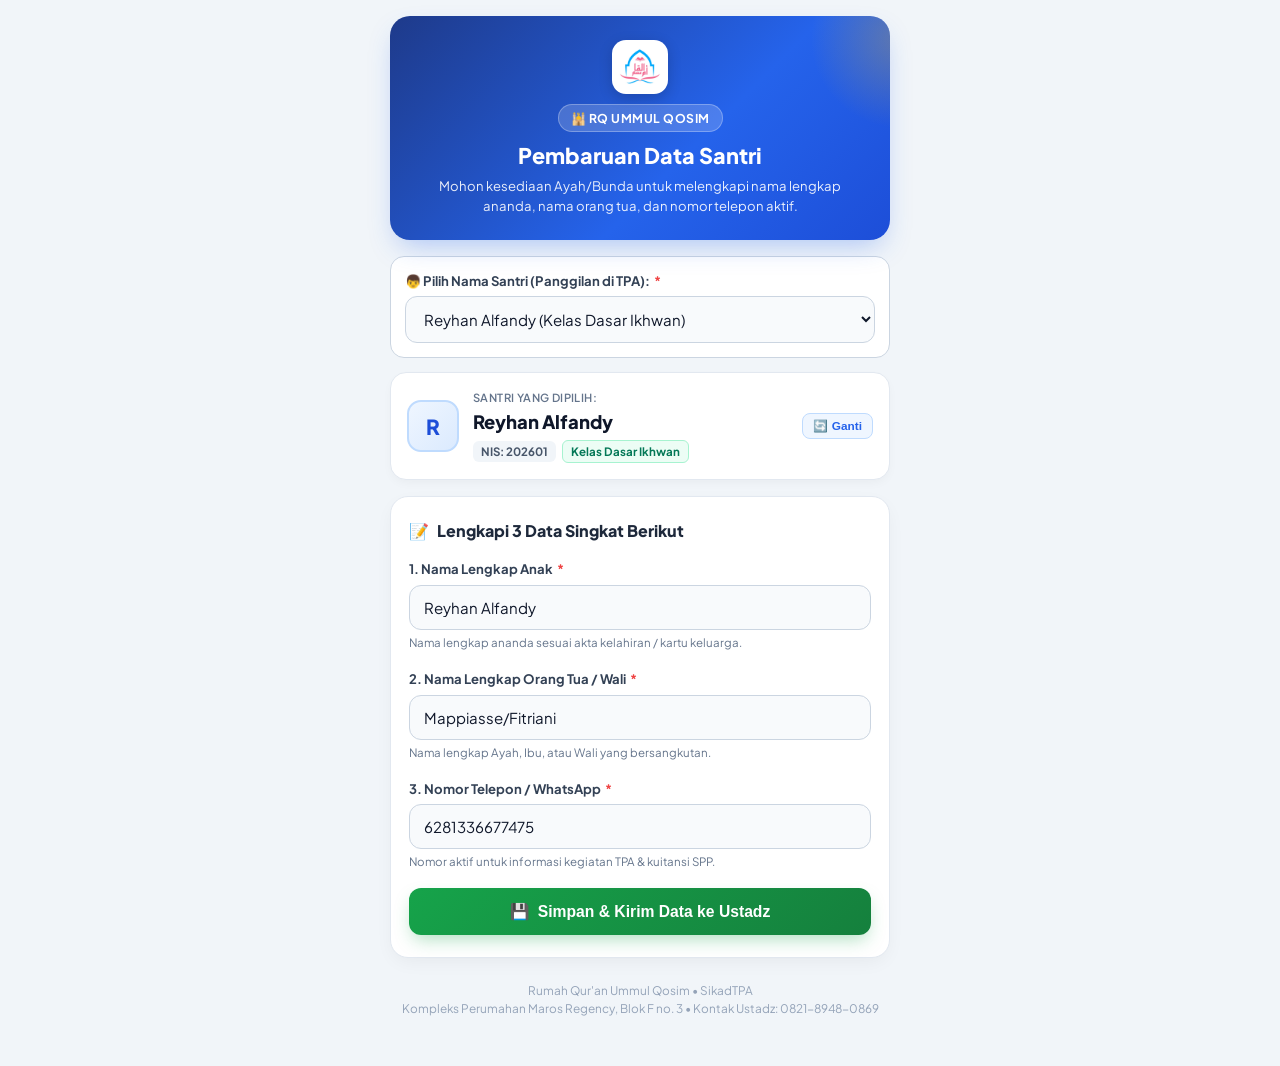
<file: isi-data.html>
<!DOCTYPE html>
<html lang="id">
<head>
  <meta charset="UTF-8">
  <meta name="viewport" content="width=device-width, initial-scale=1.0">
  <title>Formulir Data Santri & Wali - RQ Ummul Qosim</title>
  <meta http-equiv="Cache-Control" content="no-cache, no-store, must-revalidate">
  <meta http-equiv="Pragma" content="no-cache">
  <meta http-equiv="Expires" content="0">
  <link rel="preconnect" href="https://fonts.googleapis.com">
  <link rel="preconnect" href="https://fonts.gstatic.com" crossorigin>
  <link href="https://fonts.googleapis.com/css2?family=Plus+Jakarta+Sans:wght@400;500;600;700;800&family=Amiri:wght@700&display=swap" rel="stylesheet">
  <link rel="stylesheet" href="css/style.css?v=3.7.0">
  <style>
    body {
      background: #f1f5f9;
      color: #0f172a;
      min-height: 100vh;
      display: flex;
      flex-direction: column;
      justify-content: flex-start;
      align-items: center;
      padding: 16px 14px 48px;
      font-family: 'Plus Jakarta Sans', sans-serif;
    }
    .portal-container {
      width: 100%;
      max-width: 500px;
      margin: 0 auto;
    }
    .portal-hero {
      background: linear-gradient(135deg, #1e3a8a 0%, #2563eb 60%, #1d4ed8 100%);
      color: #ffffff;
      border-radius: 20px;
      padding: 24px 20px;
      text-align: center;
      box-shadow: 0 12px 28px -8px rgba(37, 99, 235, 0.35);
      position: relative;
      overflow: hidden;
      margin-bottom: 16px;
    }
    .portal-hero::after {
      content: '';
      position: absolute;
      top: -30%;
      right: -20%;
      width: 180px;
      height: 180px;
      background: radial-gradient(circle, rgba(251, 191, 36, 0.28) 0%, transparent 70%);
      border-radius: 50%;
      pointer-events: none;
    }
    .hero-badge {
      display: inline-flex;
      align-items: center;
      gap: 6px;
      background: rgba(255, 255, 255, 0.18);
      border: 1px solid rgba(255, 255, 255, 0.28);
      padding: 4px 12px;
      border-radius: 999px;
      font-size: 0.76rem;
      font-weight: 700;
      letter-spacing: 0.5px;
      text-transform: uppercase;
      margin-bottom: 10px;
    }
    .hero-title {
      font-size: 1.35rem;
      font-weight: 800;
      line-height: 1.3;
      margin-bottom: 6px;
    }
    .hero-desc {
      font-size: 0.82rem;
      color: rgba(255, 255, 255, 0.9);
      line-height: 1.5;
      margin: 0 auto;
      max-width: 420px;
    }

    /* Kartu Santri Aktif */
    .child-card {
      background: #ffffff;
      border: 1.5px solid #e2e8f0;
      border-radius: 16px;
      padding: 16px;
      margin-bottom: 16px;
      display: flex;
      align-items: center;
      gap: 14px;
      box-shadow: 0 4px 12px -3px rgba(0, 0, 0, 0.05);
      position: relative;
    }
    .child-avatar {
      width: 52px;
      height: 52px;
      border-radius: 14px;
      background: linear-gradient(135deg, #eff6ff, #dbeafe);
      color: #1d4ed8;
      font-size: 1.3rem;
      font-weight: 800;
      display: flex;
      align-items: center;
      justify-content: center;
      border: 2px solid #bfdbfe;
      flex-shrink: 0;
    }
    .child-info {
      flex: 1;
      min-width: 0;
    }
    .child-label-sub {
      font-size: 0.7rem;
      color: #64748b;
      font-weight: 600;
      text-transform: uppercase;
      letter-spacing: 0.4px;
    }
    .child-name {
      font-size: 1.15rem;
      font-weight: 800;
      color: #0f172a;
      white-space: nowrap;
      overflow: hidden;
      text-overflow: ellipsis;
      margin-top: 2px;
    }
    .child-meta {
      display: flex;
      gap: 6px;
      align-items: center;
      flex-wrap: wrap;
      margin-top: 4px;
    }
    .child-tag {
      font-size: 0.72rem;
      font-weight: 700;
      padding: 2px 8px;
      border-radius: 6px;
      background: #f1f5f9;
      color: #475569;
    }
    .child-tag.class-tag {
      background: #ecfdf5;
      color: #047857;
      border: 1px solid #a7f3d0;
    }
    .btn-change-student {
      font-size: 0.74rem;
      color: #2563eb;
      background: #eff6ff;
      border: 1px solid #bfdbfe;
      border-radius: 8px;
      padding: 5px 10px;
      font-weight: 700;
      cursor: pointer;
      flex-shrink: 0;
      transition: all 0.2s;
    }
    .btn-change-student:hover {
      background: #dbeafe;
    }

    /* Formulir Utama */
    .portal-form-box {
      background: #ffffff;
      border: 1.5px solid #e2e8f0;
      border-radius: 18px;
      padding: 22px 18px;
      box-shadow: 0 6px 20px -4px rgba(0, 0, 0, 0.06);
    }
    .form-header-title {
      font-size: 1rem;
      font-weight: 800;
      color: #1e293b;
      margin-bottom: 16px;
      display: flex;
      align-items: center;
      gap: 8px;
    }
    .field-group {
      margin-bottom: 18px;
    }
    .field-label {
      display: block;
      font-size: 0.82rem;
      font-weight: 700;
      color: #334155;
      margin-bottom: 6px;
    }
    .field-label span.req {
      color: #ef4444;
      margin-left: 2px;
    }
    .field-input, .field-select {
      width: 100%;
      padding: 12px 14px;
      border: 1.5px solid #cbd5e1;
      border-radius: 12px;
      font-size: 0.94rem;
      font-family: inherit;
      color: #0f172a;
      background: #f8fafc;
      transition: all 0.2s ease;
      box-sizing: border-box;
    }
    .field-input:focus, .field-select:focus {
      outline: none;
      border-color: #2563eb;
      background: #ffffff;
      box-shadow: 0 0 0 4px rgba(37, 99, 235, 0.14);
    }
    .field-hint {
      font-size: 0.72rem;
      color: #64748b;
      margin-top: 5px;
      line-height: 1.4;
    }
    .btn-submit-portal {
      width: 100%;
      background: linear-gradient(135deg, #16a34a, #15803d);
      color: #ffffff;
      border: none;
      border-radius: 12px;
      padding: 14px;
      font-size: 0.98rem;
      font-weight: 800;
      cursor: pointer;
      display: flex;
      align-items: center;
      justify-content: center;
      gap: 8px;
      transition: all 0.2s;
      box-shadow: 0 8px 18px -4px rgba(22, 163, 74, 0.35);
      margin-top: 10px;
    }
    .btn-submit-portal:hover {
      filter: brightness(1.06);
      transform: translateY(-1px);
    }

    /* Feedback Berhasil */
    .success-card {
      display: none;
      background: #f0fdf4;
      border: 1.5px solid #86efac;
      border-radius: 16px;
      padding: 24px 18px;
      text-align: center;
      margin-top: 14px;
      box-shadow: 0 8px 24px -6px rgba(22, 163, 74, 0.2);
    }
    .success-icon {
      width: 56px;
      height: 56px;
      border-radius: 50%;
      background: #dcfce7;
      color: #16a34a;
      font-size: 1.8rem;
      display: flex;
      align-items: center;
      justify-content: center;
      margin: 0 auto 12px;
    }
    .success-title {
      font-size: 1.25rem;
      font-weight: 800;
      color: #166534;
      margin-bottom: 6px;
    }
    .success-desc {
      font-size: 0.85rem;
      color: #15803d;
      line-height: 1.5;
      margin-bottom: 16px;
    }
    .summary-box {
      background: #ffffff;
      border: 1px solid #bbf7d0;
      border-radius: 12px;
      padding: 12px 14px;
      text-align: left;
      font-size: 0.82rem;
      margin-bottom: 16px;
    }
    .summary-row {
      display: flex;
      justify-content: space-between;
      padding: 4px 0;
      border-bottom: 1px dashed #e2e8f0;
    }
    .summary-row:last-child {
      border-bottom: none;
    }
    .footer-note {
      text-align: center;
      margin-top: 24px;
      font-size: 0.74rem;
      color: #94a3b8;
      line-height: 1.5;
    }
  </style>
</head>
<body>

  <div class="portal-container">
    <!-- Header Hero -->
    <div class="portal-hero">
      <div style="display: flex; justify-content: center; margin-bottom: 10px;">
        <img src="img/logo-rq.jpg" alt="Logo RQ Ummul Qosim" style="height: 54px; background: #ffffff; padding: 4px; border-radius: 14px; box-shadow: 0 4px 14px rgba(0,0,0,0.18);">
      </div>
      <div class="hero-badge">🕌 RQ Ummul Qosim</div>
      <h1 class="hero-title">Pembaruan Data Santri</h1>
      <p class="hero-desc">Mohon kesediaan Ayah/Bunda untuk melengkapi nama lengkap ananda, nama orang tua, dan nomor telepon aktif.</p>
    </div>

    <!-- Dropdown Selector (Jika ingin ganti anak atau link umum) -->
    <div id="select-student-container" style="display: none; margin-bottom: 14px; background: #ffffff; border: 1.5px solid #cbd5e1; border-radius: 14px; padding: 14px;">
      <label class="field-label" for="select-student-dropdown">
        👦 Pilih Nama Santri (Panggilan di TPA): <span class="req">*</span>
      </label>
      <select class="field-select" id="select-student-dropdown" onchange="onStudentSelectChanged(this.value)">
        <!-- Populated via JS -->
      </select>
    </div>

    <!-- Child Identity Card -->
    <div class="child-card" id="child-display-card">
      <div class="child-avatar" id="disp-avatar">S</div>
      <div class="child-info">
        <div class="child-label-sub">Santri yang Dipilih:</div>
        <div class="child-name" id="disp-name">Memuat nama santri...</div>
        <div class="child-meta">
          <span class="child-tag" id="disp-nis">NIS: -</span>
          <span class="child-tag class-tag" id="disp-class">Kelas: -</span>
        </div>
      </div>
      <button type="button" class="btn-change-student" onclick="toggleStudentPicker()" id="btn-toggle-picker" title="Ganti pilihan santri">
        🔄 Ganti
      </button>
    </div>

    <!-- Main Form Box: Hanya 3 Input Sederhana Sesuai Permintaan -->
    <div class="portal-form-box" id="form-container">
      <div class="form-header-title">
        <span>📝</span>
        <span>Lengkapi 3 Data Singkat Berikut</span>
      </div>

      <form id="portal-form" onsubmit="handlePortalSubmit(event); return false;">
        
        <!-- 1. NAMA LENGKAP ANAK -->
        <div class="field-group">
          <label class="field-label" for="input-child-fullname">
            1. Nama Lengkap Anak <span class="req">*</span>
          </label>
          <input type="text" class="field-input" id="input-child-fullname" placeholder="Contoh: Muhammad Reyhan Al-Farisi" required autocomplete="name">
          <div class="field-hint">Nama lengkap ananda sesuai akta kelahiran / kartu keluarga.</div>
        </div>

        <!-- 2. NAMA ORANG TUA / WALI -->
        <div class="field-group">
          <label class="field-label" for="input-parent-name">
            2. Nama Lengkap Orang Tua / Wali <span class="req">*</span>
          </label>
          <input type="text" class="field-input" id="input-parent-name" placeholder="Contoh: Ahmad Fauzi / Ibu Fatimah" required>
          <div class="field-hint">Nama lengkap Ayah, Ibu, atau Wali yang bersangkutan.</div>
        </div>

        <!-- 3. NOMOR TELEPON / WHATSAPP -->
        <div class="field-group">
          <label class="field-label" for="input-parent-phone">
            3. Nomor Telepon / WhatsApp <span class="req">*</span>
          </label>
          <input type="tel" class="field-input" id="input-parent-phone" placeholder="Contoh: 081234567890" required autocomplete="tel">
          <div class="field-hint">Nomor aktif untuk informasi kegiatan TPA & kuitansi SPP.</div>
        </div>

        <!-- TOMBOL SIMPAN -->
        <button type="submit" class="btn-submit-portal" id="btn-submit-form">
          <span>💾</span>
          <span>Simpan & Kirim Data ke Ustadz</span>
        </button>
      </form>
    </div>

    <!-- Success Feedback Card -->
    <div class="success-card" id="success-box">
      <div class="success-icon">✓</div>
      <div class="success-title">Alhamdulillah, Berhasil!</div>
      <div class="success-desc" id="success-message">
        Data ananda telah tersusun dan siap dikirimkan ke Ustadz Muhammad Fikri Haekal.
      </div>

      <div class="summary-box" id="success-summary">
        <!-- Rincian data yang diinput -->
      </div>

      <div style="display: flex; flex-direction: column; gap: 8px;">
        <a id="btn-reopen-wa" href="#" target="_blank" class="btn btn-whatsapp" style="width: 100%; text-decoration: none; padding: 13px; font-weight: 700; border-radius: 12px; display: inline-flex; justify-content: center; align-items: center; gap: 8px; font-size: 0.95rem;">
          <span>📲 Buka WhatsApp Sekarang</span>
        </a>
        <button type="button" class="btn btn-secondary" onclick="resetFormForEdit()" style="width: 100%; padding: 10px; font-size: 0.8rem; border-radius: 10px;">
          ✏️ Edit Ulang Data
        </button>
      </div>
    </div>

    <!-- Footer -->
    <div class="footer-note">
      Rumah Qur'an Ummul Qosim • SikadTPA<br>
      Kompleks Perumahan Maros Regency, Blok F no. 3 • Kontak Ustadz: 0821-8948-0869
    </div>
  </div>

  <!-- Data & Persistence Engine -->
  <script src="js/data.js?v=3.7.0"></script>
  <script>
    // 36 Santri Resmi RQ Ummul Qosim
    const OFFICIAL_STUDENTS = [
      { id: 'S-001', nis: '202601', name: 'Reyhan Alfandy', class: 'Kelas Dasar Ikhwan', parent: 'Mappiasse/Fitriani', phone: '6281336677475', fullName: 'Reyhan Alfandy' },
      { id: 'S-002', nis: '202602', name: 'Hafizh Regency', class: 'Kelas Dasar Ikhwan', parent: '', phone: '', fullName: '' },
      { id: 'S-003', nis: '202603', name: 'Rafa', class: 'Kelas Dasar Ikhwan', parent: '', phone: '', fullName: '' },
      { id: 'S-004', nis: '202604', name: 'Fahri', class: 'Kelas Dasar Ikhwan', parent: '', phone: '', fullName: '' },
      { id: 'S-005', nis: '202605', name: 'Ibad', class: 'Kelas Dasar Ikhwan', parent: '', phone: '', fullName: '' },
      { id: 'S-006', nis: '202606', name: 'Sulaiman', class: 'Kelas Dasar Ikhwan', parent: '', phone: '', fullName: '' },
      { id: 'S-007', nis: '202607', name: 'Fauzan', class: 'Kelas Dasar Ikhwan', parent: '', phone: '', fullName: '' },
      { id: 'S-008', nis: '202608', name: 'Koko', class: 'Kelas Dasar Ikhwan', parent: '', phone: '', fullName: '' },
      { id: 'S-009', nis: '202609', name: 'Rafasyah', class: 'Kelas Dasar Ikhwan', parent: '', phone: '', fullName: '' },
      { id: 'S-010', nis: '202610', name: 'Hafizh Ramadhan', class: 'Kelas Dasar Ikhwan', parent: '', phone: '', fullName: '' },

      { id: 'S-011', nis: '202611', name: 'Fadhiyah', class: 'Kelas Menengah Akhowat', parent: '', phone: '', fullName: '' },
      { id: 'S-012', nis: '202612', name: 'Athifah', class: 'Kelas Menengah Akhowat', parent: '', phone: '', fullName: '' },
      { id: 'S-013', nis: '202613', name: 'Aura', class: 'Kelas Menengah Akhowat', parent: '', phone: '', fullName: '' },
      { id: 'S-014', nis: '202614', name: 'Luthfia', class: 'Kelas Menengah Akhowat', parent: '', phone: '', fullName: '' },
      { id: 'S-015', nis: '202615', name: 'Aulia', class: 'Kelas Menengah Akhowat', parent: '', phone: '', fullName: '' },
      { id: 'S-016', nis: '202616', name: 'Ayla', class: 'Kelas Menengah Akhowat', parent: '', phone: '', fullName: '' },
      { id: 'S-017', nis: '202617', name: 'Syifa', class: 'Kelas Menengah Akhowat', parent: '', phone: '', fullName: '' },
      { id: 'S-018', nis: '202618', name: 'Inayah', class: 'Kelas Menengah Akhowat', parent: '', phone: '', fullName: '' },
      { id: 'S-019', nis: '202619', name: 'Ruby', class: 'Kelas Menengah Akhowat', parent: '', phone: '', fullName: '' },
      { id: 'S-020', nis: '202620', name: 'Wafirah', class: 'Kelas Menengah Akhowat', parent: '', phone: '', fullName: '' },

      { id: 'S-021', nis: '202621', name: 'Aufar', class: 'Kelas Menengah Ikhwan', parent: '', phone: '', fullName: '' },
      { id: 'S-022', nis: '202622', name: 'Marcel', class: 'Kelas Menengah Ikhwan', parent: '', phone: '', fullName: '' },
      { id: 'S-023', nis: '202623', name: 'Ahmad', class: 'Kelas Menengah Ikhwan', parent: '', phone: '', fullName: '' },
      { id: 'S-024', nis: '202624', name: 'Dhaffa', class: 'Kelas Menengah Ikhwan', parent: '', phone: '', fullName: '' },
      { id: 'S-025', nis: '202625', name: 'Shaka', class: 'Kelas Menengah Ikhwan', parent: '', phone: '', fullName: '' },
      { id: 'S-026', nis: '202626', name: 'Iffath', class: 'Kelas Menengah Ikhwan', parent: '', phone: '', fullName: '' },

      { id: 'S-027', nis: '202627', name: 'Ratu', class: 'Kelas Dasar Ikhwan & Akhowat', parent: '', phone: '', fullName: '' },
      { id: 'S-028', nis: '202628', name: 'Queena', class: 'Kelas Dasar Ikhwan & Akhowat', parent: '', phone: '', fullName: '' },
      { id: 'S-029', nis: '202629', name: 'Keenan', class: 'Kelas Dasar Ikhwan & Akhowat', parent: '', phone: '', fullName: '' },
      { id: 'S-030', nis: '202630', name: 'Indira', class: 'Kelas Dasar Ikhwan & Akhowat', parent: '', phone: '', fullName: '' },
      { id: 'S-031', nis: '202631', name: 'Harith', class: 'Kelas Dasar Ikhwan & Akhowat', parent: '', phone: '', fullName: '' },
      { id: 'S-032', nis: '202632', name: 'Khadijah', class: 'Kelas Dasar Ikhwan & Akhowat', parent: '', phone: '', fullName: '' },
      { id: 'S-033', nis: '202633', name: 'Firas', class: 'Kelas Dasar Ikhwan & Akhowat', parent: '', phone: '', fullName: '' },
      { id: 'S-034', nis: '202634', name: 'Razky', class: 'Kelas Dasar Ikhwan & Akhowat', parent: '', phone: '', fullName: '' },
      { id: 'S-035', nis: '202635', name: 'Aqmar (Titi)', class: 'Kelas Dasar Ikhwan & Akhowat', parent: '', phone: '', fullName: '' },
      { id: 'S-036', nis: '202636', name: 'Adibah', class: 'Kelas Dasar Ikhwan & Akhowat', parent: '', phone: '', fullName: '' }
    ];

    const ADMIN_WA_PHONE = '6282189480869'; // Ustadz Muhammad Fikri Haekal
    let currentStudent = null;
    let studentList = OFFICIAL_STUDENTS;

    // Cek apakah ada data lokal yang lebih update dari LocalStorage apk
    function loadLocalStudentsIfAvailable() {
      try {
        if (window.db && typeof window.db.getStudents === 'function') {
          const list = window.db.getStudents();
          if (Array.isArray(list) && list.length > 0) {
            studentList = list;
            return;
          }
        }
        const raw = localStorage.getItem('SIKAD_TPA_DATA_V3');
        if (raw) {
          const parsed = JSON.parse(raw);
          if (parsed && Array.isArray(parsed.students) && parsed.students.length > 0) {
            studentList = parsed.students;
          }
        }
      } catch (e) {
        console.warn('Menggunakan dataset santri default:', e);
      }
    }

    function initPage() {
      loadLocalStudentsIfAvailable();
      populateDropdown();

      const params = new URLSearchParams(window.location.search);
      const studentId = params.get('id') || params.get('nis') || params.get('santri');
      const paramName = params.get('nama');

      if (studentId) {
        currentStudent = studentList.find(s => s.id.toLowerCase() === studentId.toLowerCase() || s.nis === studentId);
      } else if (paramName) {
        currentStudent = studentList.find(s => s.name.toLowerCase() === paramName.toLowerCase().trim());
      }

      if (currentStudent) {
        renderStudentCard(currentStudent);
        document.getElementById('select-student-container').style.display = 'none';
      } else {
        // Jika link umum, buka pilihan dropdown dan pilih santri pertama
        document.getElementById('select-student-container').style.display = 'block';
        currentStudent = studentList[0];
        renderStudentCard(currentStudent);
      }

      // Pre-fill jika ada parameter query
      if (params.get('fullName') || params.get('nama_lengkap')) {
        document.getElementById('input-child-fullname').value = params.get('fullName') || params.get('nama_lengkap');
      }
      if (params.get('parent') || params.get('wali')) {
        document.getElementById('input-parent-name').value = params.get('parent') || params.get('wali');
      }
      if (params.get('phone') || params.get('hp')) {
        document.getElementById('input-parent-phone').value = params.get('phone') || params.get('hp');
      }

      // Tarik pembaruan langsung dari Spreadsheet online jika terhubung
      try {
        const syncUrl = "https://script.google.com/macros/s/AKfycbzTA8y6CTrRE8RgaPx1ZBj6Abl_Urrm_zF5c_6PQUbzw0sws3X9BLEtL6ToJt5cheC9/exec";
        fetch(`${syncUrl}?action=get_data&_t=${Date.now()}`)
          .then(res => res.json())
          .then(json => {
            if (json && json.status === 'success' && json.data && Array.isArray(json.data.students)) {
              studentList = json.data.students;
              populateDropdown();
              if (currentStudent) {
                const refreshed = studentList.find(s => s.id === currentStudent.id);
                if (refreshed) {
                  currentStudent = refreshed;
                  renderStudentCard(currentStudent);
                }
              }
            }
          })
          .catch(() => {});
      } catch (e) {}
    }

    function populateDropdown() {
      const selectEl = document.getElementById('select-student-dropdown');
      if (!selectEl) return;
      selectEl.innerHTML = studentList.map(s => {
        return `<option value="${s.id}">${s.name} (${s.class || 'RQ Ummul Qosim'})</option>`;
      }).join('');
    }

    function toggleStudentPicker() {
      const container = document.getElementById('select-student-container');
      const isHidden = container.style.display === 'none';
      container.style.display = isHidden ? 'block' : 'none';
      if (isHidden) {
        document.getElementById('select-student-dropdown').focus();
      }
    }

    function renderStudentCard(student) {
      if (!student) return;
      document.getElementById('disp-name').innerText = student.name;
      document.getElementById('disp-nis').innerText = `NIS: ${student.nis}`;
      document.getElementById('disp-class').innerText = student.class || 'RQ Ummul Qosim';
      document.getElementById('disp-avatar').innerText = student.name.charAt(0).toUpperCase();

      const selectEl = document.getElementById('select-student-dropdown');
      if (selectEl) selectEl.value = student.id;

      // Isi input jika sudah ada data sebelumnya
      if (student.fullName) {
        document.getElementById('input-child-fullname').value = student.fullName;
      }
      if (student.parent && !student.parent.startsWith('Wali ')) {
        document.getElementById('input-parent-name').value = student.parent;
      }
      if (student.phone) {
        document.getElementById('input-parent-phone').value = student.phone;
      }
    }

    function onStudentSelectChanged(studentId) {
      const found = studentList.find(s => s.id === studentId);
      if (found) {
        currentStudent = found;
        renderStudentCard(currentStudent);
      }
    }

    function handlePortalSubmit(e) {
      if (e) e.preventDefault();
      if (!currentStudent) {
        alert('Silakan pilih nama santri terlebih dahulu.');
        return;
      }

      const childFullName = document.getElementById('input-child-fullname').value.trim();
      const parentName = document.getElementById('input-parent-name').value.trim();
      const phoneRaw = document.getElementById('input-parent-phone').value.trim();

      if (!childFullName) {
        alert('Mohon isi nama lengkap anak.');
        document.getElementById('input-child-fullname').focus();
        return;
      }
      if (!parentName) {
        alert('Mohon isi nama lengkap orang tua / wali.');
        document.getElementById('input-parent-name').focus();
        return;
      }

      let phoneClean = phoneRaw.replace(/[^\d+]/g, '');
      if (phoneClean.startsWith('0')) phoneClean = '62' + phoneClean.slice(1);
      if (!phoneClean) {
        alert('Mohon isi nomor telepon / WhatsApp aktif.');
        document.getElementById('input-parent-phone').focus();
        return;
      }

      // 1. Simpan langsung ke database jika window.db tersedia atau ke LocalStorage
      try {
        if (window.db && typeof window.db.updateStudent === 'function') {
          window.db.updateStudent(currentStudent.id, {
            name: childFullName,
            fullName: childFullName,
            nickname: currentStudent.nickname || currentStudent.name,
            parent: parentName,
            phone: phoneClean
          });
        } else {
          let raw = localStorage.getItem('SIKAD_TPA_DATA_V3');
          let dbObj = raw ? JSON.parse(raw) : { students: OFFICIAL_STUDENTS };
          if (dbObj && Array.isArray(dbObj.students)) {
            const idx = dbObj.students.findIndex(s => s.id === currentStudent.id);
            if (idx !== -1) {
              dbObj.students[idx].nickname = dbObj.students[idx].nickname || dbObj.students[idx].name;
              dbObj.students[idx].name = childFullName;
              dbObj.students[idx].fullName = childFullName;
              dbObj.students[idx].parent = parentName;
              dbObj.students[idx].phone = phoneClean;
            }
            localStorage.setItem('SIKAD_TPA_DATA_V3', JSON.stringify(dbObj));
          }
        }
      } catch (err) {
        console.warn('Gagal simpan ke database lokal:', err);
      }

      // Siarkan via BroadcastChannel jika aplikasi utama dibuka di tab lain pada browser yang sama
      try {
        if ('BroadcastChannel' in window) {
          const bc = new BroadcastChannel('sikad_sync_channel');
          bc.postMessage({
            type: 'STUDENT_SYNC',
            studentId: currentStudent.id,
            name: childFullName,
            fullName: childFullName,
            parent: parentName,
            phone: phoneClean
          });
        }
      } catch (err) {}

      // Kirim pembaruan otomatis ke Spreadsheet di latar belakang jika URL tersedia
      try {
        let syncUrl = localStorage.getItem('SIKAD_SHEET_URL') || '';
        if (!syncUrl && window.db && typeof window.db.getSyncUrl === 'function') {
          syncUrl = window.db.getSyncUrl();
        }
        if (!syncUrl) {
          const raw = localStorage.getItem('SIKAD_TPA_DATA_V3');
          if (raw) {
            try {
              const db = JSON.parse(raw);
              if (db && db.tpaInfo && db.tpaInfo.sheetSyncUrl) {
                syncUrl = db.tpaInfo.sheetSyncUrl;
              }
            } catch(e) {}
          }
        }
        if (!syncUrl) {
          syncUrl = "https://script.google.com/macros/s/AKfycbzTA8y6CTrRE8RgaPx1ZBj6Abl_Urrm_zF5c_6PQUbzw0sws3X9BLEtL6ToJt5cheC9/exec";
        }
        if (syncUrl && syncUrl.startsWith('http')) {
          fetch(syncUrl, {
            method: 'POST',
            mode: 'no-cors',
            headers: { 'Content-Type': 'text/plain;charset=utf-8' },
            body: JSON.stringify({
              action: 'update_student_quick',
              studentId: currentStudent.id,
              name: childFullName,
              fullName: childFullName,
              parent: parentName,
              phone: phoneClean,
              timestamp: new Date().toISOString()
            })
          }).catch(e => console.warn('Background cloud sync notice:', e));
        }
      } catch (err) {}

      // 2. Bangun link auto-sync ke aplikasi utama
      let hostUrl = window.location.origin;
      if (hostUrl.startsWith('file:') || hostUrl.includes('localhost') || hostUrl.includes('127.0.0.1')) {
        hostUrl = 'https://ummul-qosim-keuangan.vercel.app';
      }

      const autoSyncUrl = `${hostUrl}/index.html?update_santri=${encodeURIComponent(currentStudent.id)}&fullName=${encodeURIComponent(childFullName)}&parent=${encodeURIComponent(parentName)}&phone=${encodeURIComponent(phoneClean)}`;

      // 3. Susun pesan WhatsApp yang rapi dan sopan
      let waMessage = `*Pembaruan Data Santri RQ Ummul Qosim*\n\n`;
      waMessage += `Assalamu'alaikum Warahmatullahi Wabarakatuh, Ustadz.\n`;
      waMessage += `Berikut pembaruan data ananda santri:\n\n`;
      waMessage += `👦 *Nama Panggilan:* ${currentStudent.name} (${currentStudent.class})\n`;
      waMessage += `📝 *Nama Lengkap Anak:* ${childFullName}\n`;
      waMessage += `👤 *Nama Orang Tua/Wali:* ${parentName}\n`;
      waMessage += `📱 *No. WhatsApp:* ${phoneClean}\n\n`;
      waMessage += `━━━━━━━━━━━━━━━━━━\n`;
      waMessage += `👉 *Link Simpan Otomatis ke Apk:* \n${autoSyncUrl}\n`;
      waMessage += `━━━━━━━━━━━━━━━━━━\n`;
      waMessage += `_Jazaakumullahu khairan katsiran._`;

      const encodedMsg = encodeURIComponent(waMessage);
      const waUrl = `https://wa.me/${ADMIN_WA_PHONE}?text=${encodedMsg}`;

      // Buka WA
      window.open(waUrl, '_blank');

      // Tampilkan feedback sukses
      document.getElementById('form-container').style.display = 'none';
      document.getElementById('child-display-card').style.display = 'none';
      document.getElementById('select-student-container').style.display = 'none';

      const successBox = document.getElementById('success-box');
      successBox.style.display = 'block';

      document.getElementById('success-summary').innerHTML = `
        <div class="summary-row">
          <span style="color: #64748b;">Nama Panggilan (TPA):</span>
          <strong style="color: #0f172a;">${currentStudent.name}</strong>
        </div>
        <div class="summary-row">
          <span style="color: #64748b;">Nama Lengkap Anak:</span>
          <strong style="color: #1e3a8a;">${childFullName}</strong>
        </div>
        <div class="summary-row">
          <span style="color: #64748b;">Orang Tua / Wali:</span>
          <strong style="color: #0f172a;">${parentName}</strong>
        </div>
        <div class="summary-row">
          <span style="color: #64748b;">No. Telepon / WA:</span>
          <strong style="color: #0f172a; font-family: monospace;">${phoneClean}</strong>
        </div>
      `;

      document.getElementById('btn-reopen-wa').href = waUrl;
    }

    function resetFormForEdit() {
      document.getElementById('form-container').style.display = 'block';
      document.getElementById('child-display-card').style.display = 'flex';
      document.getElementById('success-box').style.display = 'none';
    }

    window.addEventListener('DOMContentLoaded', initPage);
  </script>
</body>
</html>
</file>
<file: css/style.css>
/* ==========================================================================
   SIKADTPA - Modern Multi-Theme Islamic Finance Dashboard Styling
   Themes: Royal Sapphire & Gold (Default), Persian Turquoise, Moroccan Terracotta,
           Obsidian Midnight Dark, Classic Emerald
   ========================================================================== */

@import url('https://fonts.googleapis.com/css2?family=Plus+Jakarta+Sans:wght@300;400;500;600;700;800&family=Amiri:ital,wght@0,700;1,400&display=swap');

:root {
  /* Default Theme: Royal Sapphire & Champagne Gold */
  --primary-50: #eff6ff;
  --primary-100: #dbeafe;
  --primary-200: #bfdbfe;
  --primary-500: #3b82f6;
  --primary-600: #2563eb;
  --primary-700: #1d4ed8;
  --primary-800: #1e40af;
  --primary-900: #172554;
  --primary-focus: rgba(37, 99, 235, 0.18);
  --primary-gradient: linear-gradient(135deg, #2563eb, #1d4ed8);

  /* Accent Gold / Champagne */
  --gold-50: #fffbeb;
  --gold-100: #fef3c7;
  --gold-400: #fbbf24;
  --gold-500: #f59e0b;
  --gold-600: #d97706;
  --gold-700: #b45309;

  /* Neutrals Slate */
  --slate-50: #f8fafc;
  --slate-100: #f1f5f9;
  --slate-200: #e2e8f0;
  --slate-300: #cbd5e1;
  --slate-400: #94a3b8;
  --slate-500: #64748b;
  --slate-600: #475569;
  --slate-700: #334155;
  --slate-800: #1e293b;
  --slate-900: #0f172a;

  /* Semantics */
  --success: #10b981;
  --success-bg: #ecfdf5;
  --warning: #f59e0b;
  --warning-bg: #fffbeb;
  --danger: #ef4444;
  --danger-bg: #fef2f2;
  --info: #0284c7;
  --info-bg: #f0f9ff;

  /* Surfaces & Shadows */
  --bg-app: #f6f8fc;
  --surface-card: #ffffff;
  --surface-hover: #f1f5f9;
  --border-color: #e2e8f0;
  
  --shadow-sm: 0 1px 2px 0 rgb(0 0 0 / 0.05);
  --shadow-md: 0 4px 6px -1px rgb(0 0 0 / 0.07), 0 2px 4px -2px rgb(0 0 0 / 0.05);
  --shadow-lg: 0 10px 15px -3px rgb(0 0 0 / 0.08), 0 4px 6px -4px rgb(0 0 0 / 0.04);
  --shadow-xl: 0 20px 25px -5px rgb(0 0 0 / 0.1), 0 8px 10px -6px rgb(0 0 0 / 0.05);
  --shadow-glow: 0 0 25px rgba(37, 99, 235, 0.2);

  --radius-sm: 8px;
  --radius-md: 12px;
  --radius-lg: 16px;
  --radius-xl: 22px;
  --radius-full: 9999px;

  --sidebar-width: 270px;
  --header-height: 72px;
  --transition-normal: all 0.22s cubic-bezier(0.4, 0, 0.2, 1);

  /* Dynamic Sidebar & Brand Variables */
  --sidebar-bg-start: #0b132b;
  --sidebar-bg-end: #1c2541;
  --sidebar-badge: linear-gradient(135deg, #f59e0b, #2563eb);
  --sidebar-active-gradient: linear-gradient(90deg, #2563eb 0%, #3b82f6 100%);
  --sidebar-active-shadow: 0 4px 15px rgba(37, 99, 235, 0.4);
  --btn-primary-gradient: linear-gradient(135deg, #2563eb, #1d4ed8);
  --btn-primary-shadow: 0 4px 14px rgba(37, 99, 235, 0.3);
}

/* -------------------------------------------------------------
   THEME 1: Royal Sapphire & Champagne Gold (Default)
   ------------------------------------------------------------- */
[data-theme="royal"] {
  --primary-50: #eff6ff;
  --primary-100: #dbeafe;
  --primary-200: #bfdbfe;
  --primary-500: #3b82f6;
  --primary-600: #2563eb;
  --primary-700: #1d4ed8;
  --primary-800: #1e40af;
  --primary-900: #172554;
  --primary-focus: rgba(37, 99, 235, 0.18);
  --primary-gradient: linear-gradient(135deg, #2563eb, #1d4ed8);
  --gold-400: #fbbf24;
  --gold-500: #f59e0b;
  --gold-600: #d97706;
  --gold-700: #b45309;
  --sidebar-bg-start: #0b132b;
  --sidebar-bg-end: #1c2541;
  --sidebar-badge: linear-gradient(135deg, #f59e0b, #2563eb);
  --sidebar-active-gradient: linear-gradient(90deg, #2563eb 0%, #3b82f6 100%);
  --sidebar-active-shadow: 0 4px 15px rgba(37, 99, 235, 0.4);
  --btn-primary-gradient: linear-gradient(135deg, #2563eb, #1d4ed8);
  --btn-primary-shadow: 0 4px 14px rgba(37, 99, 235, 0.3);
  --shadow-glow: 0 0 25px rgba(37, 99, 235, 0.2);
  --bg-app: #f6f8fc;
  --surface-card: #ffffff;
  --surface-hover: #f1f5f9;
  --border-color: #e2e8f0;
}

/* -------------------------------------------------------------
   THEME 2: Persian Turquoise & Sunset Clay
   ------------------------------------------------------------- */
[data-theme="persian"] {
  --primary-50: #f0fdfa;
  --primary-100: #ccfbf1;
  --primary-200: #99f6e4;
  --primary-500: #14b8a6;
  --primary-600: #0d9488;
  --primary-700: #0f766e;
  --primary-800: #115e59;
  --primary-900: #042f2e;
  --primary-focus: rgba(13, 148, 136, 0.18);
  --primary-gradient: linear-gradient(135deg, #0d9488, #0f766e);
  --gold-400: #fb923c;
  --gold-500: #f97316;
  --gold-600: #ea580c;
  --gold-700: #c2410c;
  --sidebar-bg-start: #042f2e;
  --sidebar-bg-end: #0f4c5c;
  --sidebar-badge: linear-gradient(135deg, #f97316, #0d9488);
  --sidebar-active-gradient: linear-gradient(90deg, #0d9488 0%, #14b8a6 100%);
  --sidebar-active-shadow: 0 4px 15px rgba(13, 148, 136, 0.4);
  --btn-primary-gradient: linear-gradient(135deg, #0d9488, #0f766e);
  --btn-primary-shadow: 0 4px 14px rgba(13, 148, 136, 0.3);
  --shadow-glow: 0 0 25px rgba(13, 148, 136, 0.22);
  --bg-app: #f2f7f6;
  --surface-card: #ffffff;
  --surface-hover: #f0fdfa;
  --border-color: #dbe7e5;
}

/* -------------------------------------------------------------
   THEME 3: Moroccan Terracotta & Desert Sand
   ------------------------------------------------------------- */
[data-theme="terracotta"] {
  --primary-50: #fff7ed;
  --primary-100: #ffedd5;
  --primary-200: #fed7aa;
  --primary-500: #f97316;
  --primary-600: #ea580c;
  --primary-700: #c2410c;
  --primary-800: #9a3412;
  --primary-900: #431407;
  --primary-focus: rgba(234, 88, 12, 0.18);
  --primary-gradient: linear-gradient(135deg, #ea580c, #c2410c);
  --gold-400: #facc15;
  --gold-500: #eab308;
  --gold-600: #ca8a04;
  --gold-700: #a16207;
  --sidebar-bg-start: #1c110a;
  --sidebar-bg-end: #3e1f13;
  --sidebar-badge: linear-gradient(135deg, #eab308, #ea580c);
  --sidebar-active-gradient: linear-gradient(90deg, #ea580c 0%, #f97316 100%);
  --sidebar-active-shadow: 0 4px 15px rgba(234, 88, 12, 0.4);
  --btn-primary-gradient: linear-gradient(135deg, #ea580c, #c2410c);
  --btn-primary-shadow: 0 4px 14px rgba(234, 88, 12, 0.3);
  --shadow-glow: 0 0 25px rgba(234, 88, 12, 0.2);
  --bg-app: #faf5ee;
  --surface-card: #ffffff;
  --surface-hover: #fff7ed;
  --border-color: #eadfce;
}

/* -------------------------------------------------------------
   THEME 4: Obsidian Midnight Dark
   ------------------------------------------------------------- */
[data-theme="midnight"] {
  --primary-50: #082f49;
  --primary-100: #0c4a6e;
  --primary-200: #0369a1;
  --primary-500: #06b6d4;
  --primary-600: #0891b2;
  --primary-700: #0e7490;
  --primary-800: #155e75;
  --primary-900: #164e63;
  --primary-focus: rgba(6, 182, 212, 0.25);
  --primary-gradient: linear-gradient(135deg, #0891b2, #0e7490);
  --gold-400: #fbbf24;
  --gold-500: #f59e0b;
  --gold-600: #d97706;
  --gold-700: #b45309;
  --slate-50: #0f172a;
  --slate-100: #131b2e;
  --slate-200: #1e293b;
  --slate-300: #334155;
  --slate-400: #64748b;
  --slate-500: #94a3b8;
  --slate-600: #cbd5e1;
  --slate-700: #e2e8f0;
  --slate-800: #f1f5f9;
  --slate-900: #ffffff;
  --sidebar-bg-start: #080c14;
  --sidebar-bg-end: #0f172a;
  --sidebar-badge: linear-gradient(135deg, #f59e0b, #06b6d4);
  --sidebar-active-gradient: linear-gradient(90deg, #0891b2 0%, #06b6d4 100%);
  --sidebar-active-shadow: 0 4px 15px rgba(6, 182, 212, 0.4);
  --btn-primary-gradient: linear-gradient(135deg, #0891b2, #0e7490);
  --btn-primary-shadow: 0 4px 14px rgba(6, 182, 212, 0.3);
  --shadow-glow: 0 0 25px rgba(6, 182, 212, 0.25);
  --bg-app: #0b0f19;
  --surface-card: #121927;
  --surface-hover: #182238;
  --border-color: #1f293d;
}

/* -------------------------------------------------------------
   THEME 5: Classic Islamic Emerald
   ------------------------------------------------------------- */
[data-theme="emerald"] {
  --primary-50: #ecfdf5;
  --primary-100: #d1fae5;
  --primary-200: #a7f3d0;
  --primary-500: #10b981;
  --primary-600: #059669;
  --primary-700: #047857;
  --primary-800: #065f46;
  --primary-900: #022c22;
  --primary-focus: rgba(16, 185, 129, 0.18);
  --primary-gradient: linear-gradient(135deg, #059669, #047857);
  --gold-400: #fbbf24;
  --gold-500: #f59e0b;
  --gold-600: #d97706;
  --gold-700: #b45309;
  --sidebar-bg-start: #0f172a;
  --sidebar-bg-end: #064e3b;
  --sidebar-badge: linear-gradient(135deg, #f59e0b, #10b981);
  --sidebar-active-gradient: linear-gradient(90deg, #059669 0%, #10b981 100%);
  --sidebar-active-shadow: 0 4px 15px rgba(5, 150, 105, 0.35);
  --btn-primary-gradient: linear-gradient(135deg, #059669, #047857);
  --btn-primary-shadow: 0 4px 14px rgba(5, 150, 105, 0.3);
  --shadow-glow: 0 0 25px rgba(5, 150, 105, 0.2);
  --bg-app: #f4f6f8;
  --surface-card: #ffffff;
  --surface-hover: #f8fafc;
  --border-color: #e2e8f0;
}

* {
  margin: 0;
  padding: 0;
  box-sizing: border-box;
}

body {
  font-family: 'Plus Jakarta Sans', system-ui, -apple-system, sans-serif;
  background-color: var(--bg-app);
  color: var(--slate-800);
  line-height: 1.5;
  -webkit-font-smoothing: antialiased;
  overflow-x: hidden;
  transition: background-color 0.25s ease, color 0.25s ease;
}

/* Custom Scrollbar */
::-webkit-scrollbar {
  width: 7px;
  height: 7px;
}
::-webkit-scrollbar-track {
  background: var(--slate-100);
}
::-webkit-scrollbar-thumb {
  background: var(--slate-300);
  border-radius: 4px;
}
::-webkit-scrollbar-thumb:hover {
  background: var(--slate-400);
}

/* Layout Root */
.app-container {
  display: flex;
  min-height: 100vh;
}

/* -------------------------------------------------------------
   Sidebar Styles
   ------------------------------------------------------------- */
/* -------------------------------------------------------------
   Floating Island Sidebar (Bespoke Glassmorphism)
   ------------------------------------------------------------- */
.sidebar {
  width: var(--sidebar-width);
  background: linear-gradient(180deg, var(--sidebar-bg-start) 0%, var(--sidebar-bg-end) 100%);
  color: #fff;
  display: flex;
  flex-direction: column;
  position: fixed;
  top: 14px;
  bottom: 14px;
  left: 14px;
  height: calc(100vh - 28px);
  border-radius: 22px;
  z-index: 50;
  box-shadow: 0 20px 45px -10px rgba(0, 0, 0, 0.35), 0 0 0 1px rgba(255, 255, 255, 0.08);
  transition: var(--transition-normal);
  backdrop-filter: blur(24px);
  overflow: hidden;
}

.sidebar::before {
  content: '';
  position: absolute;
  top: 0;
  left: 0;
  right: 0;
  bottom: 0;
  background-image: radial-gradient(circle at 100% 0%, rgba(255, 255, 255, 0.06) 0%, transparent 45%);
  pointer-events: none;
}

.sidebar-header {
  padding: 22px 18px 18px;
  display: flex;
  align-items: center;
  gap: 12px;
  border-bottom: 1px solid rgba(255, 255, 255, 0.08);
  position: relative;
}

.logo-badge {
  width: 44px;
  height: 44px;
  background: var(--sidebar-badge);
  border-radius: 14px;
  display: flex;
  align-items: center;
  justify-content: center;
  font-size: 20px;
  box-shadow: 0 8px 18px -4px rgba(0, 0, 0, 0.35);
  position: relative;
  flex-shrink: 0;
  border: 1px solid rgba(255, 255, 255, 0.2);
}

.logo-badge svg {
  width: 24px;
  height: 24px;
}

.logo-text h1 {
  font-size: 1.15rem;
  font-weight: 800;
  letter-spacing: -0.02em;
  color: #fff;
  display: flex;
  align-items: center;
  gap: 4px;
  line-height: 1.2;
}
.logo-text h1 span {
  color: var(--gold-400);
}
.logo-text p {
  font-size: 0.73rem;
  color: var(--primary-200);
  font-weight: 500;
  letter-spacing: 0.01em;
}

/* Sidebar Search Command Bar Trigger */
.sidebar-search-box {
  padding: 12px 14px 6px;
}
.sidebar-cmd-btn {
  width: 100%;
  display: flex;
  align-items: center;
  gap: 9px;
  background: rgba(255, 255, 255, 0.06);
  border: 1px solid rgba(255, 255, 255, 0.1);
  border-radius: 12px;
  padding: 9px 12px;
  color: rgba(255, 255, 255, 0.65);
  font-size: 0.78rem;
  font-weight: 500;
  cursor: pointer;
  transition: var(--transition-normal);
}
.sidebar-cmd-btn:hover {
  background: rgba(255, 255, 255, 0.12);
  border-color: rgba(255, 255, 255, 0.25);
  color: #fff;
}
.sidebar-cmd-btn kbd {
  margin-left: auto;
  font-family: inherit;
  font-size: 0.68rem;
  background: rgba(0, 0, 0, 0.25);
  padding: 2px 6px;
  border-radius: 6px;
  border: 1px solid rgba(255, 255, 255, 0.1);
  color: rgba(255, 255, 255, 0.7);
}

.sidebar-nav {
  padding: 10px 10px;
  flex: 1;
  overflow-y: auto;
  display: flex;
  flex-direction: column;
  gap: 4px;
}

.nav-section-title {
  font-size: 0.65rem;
  font-weight: 800;
  text-transform: uppercase;
  letter-spacing: 0.08em;
  color: rgba(255, 255, 255, 0.35);
  padding: 12px 12px 4px;
}

.nav-item {
  display: flex;
  align-items: center;
  gap: 12px;
  padding: 9px 12px;
  color: rgba(255, 255, 255, 0.72);
  text-decoration: none;
  font-size: 0.85rem;
  font-weight: 600;
  border-radius: 12px;
  transition: var(--transition-normal);
  cursor: pointer;
  position: relative;
}

.nav-icon-pebble {
  width: 32px;
  height: 32px;
  border-radius: 10px;
  background: rgba(255, 255, 255, 0.06);
  border: 1px solid rgba(255, 255, 255, 0.08);
  display: flex;
  align-items: center;
  justify-content: center;
  flex-shrink: 0;
  transition: var(--transition-normal);
  color: rgba(255, 255, 255, 0.85);
}

.nav-icon-pebble svg {
  width: 17px;
  height: 17px;
}

.nav-item:hover {
  background: rgba(255, 255, 255, 0.08);
  color: #fff;
}
.nav-item:hover .nav-icon-pebble {
  background: rgba(255, 255, 255, 0.14);
  transform: scale(1.05);
  color: #fff;
}

.nav-item.active {
  background: var(--sidebar-active-gradient);
  color: #fff;
  font-weight: 700;
  box-shadow: var(--sidebar-active-shadow);
}
.nav-item.active .nav-icon-pebble {
  background: rgba(255, 255, 255, 0.22);
  border-color: rgba(255, 255, 255, 0.3);
  color: #fff;
  box-shadow: 0 0 10px rgba(255, 255, 255, 0.25);
}

.nav-item .nav-badge {
  margin-left: auto;
  background: rgba(255, 255, 255, 0.15);
  font-size: 0.7rem;
  font-weight: 800;
  padding: 2px 8px;
  border-radius: var(--radius-full);
}
.nav-item.active .nav-badge {
  background: var(--gold-500);
  color: var(--slate-900);
}

.sidebar-footer {
  padding: 14px 16px;
  border-top: 1px solid rgba(255, 255, 255, 0.08);
  display: flex;
  align-items: center;
  gap: 12px;
  background: rgba(0, 0, 0, 0.2);
}

.user-avatar {
  width: 36px;
  height: 36px;
  border-radius: var(--radius-full);
  background: var(--primary-700);
  color: var(--gold-400);
  display: flex;
  align-items: center;
  justify-content: center;
  font-weight: 800;
  font-size: 0.82rem;
  border: 2px solid rgba(255, 255, 255, 0.2);
  box-shadow: 0 4px 10px rgba(0, 0, 0, 0.2);
}

.user-info {
  flex: 1;
  overflow: hidden;
}
.user-info .user-name {
  font-size: 0.8rem;
  font-weight: 700;
  color: #fff;
  white-space: nowrap;
  text-overflow: ellipsis;
  overflow: hidden;
}
.user-info .user-role {
  font-size: 0.68rem;
  color: var(--primary-200);
  display: flex;
  align-items: center;
  gap: 4px;
}
.user-info .user-role::before {
  content: '';
  display: inline-block;
  width: 6px;
  height: 6px;
  border-radius: 50%;
  background: #10b981;
}

/* -------------------------------------------------------------
   Main Content Area & Floating Top Bar
   ------------------------------------------------------------- */
.main-wrapper {
  flex: 1;
  margin-left: calc(var(--sidebar-width) + 28px);
  display: flex;
  flex-direction: column;
  min-height: 100vh;
  padding-right: 14px;
}

/* Floating Top Header */
.top-header {
  min-height: 64px;
  height: auto;
  background: var(--surface-card);
  border: 1px solid var(--border-color);
  border-radius: 18px;
  margin-top: 12px;
  margin-bottom: 16px;
  display: flex;
  align-items: center;
  justify-content: space-between;
  padding: 8px 18px;
  position: sticky;
  top: 12px;
  z-index: 40;
  box-shadow: var(--shadow-sm);
  backdrop-filter: blur(16px);
  gap: 12px;
}

.header-left {
  display: flex;
  align-items: center;
  gap: 14px;
  min-width: 0;
  flex: 0 1 auto;
}

.mobile-toggle-btn {
  display: none;
  background: none;
  border: none;
  color: var(--slate-700);
  cursor: pointer;
  padding: 6px;
}

.page-title {
  min-width: 0;
  max-width: 280px;
}
.page-title h2 {
  font-size: 1.15rem;
  font-weight: 800;
  color: var(--slate-900);
  letter-spacing: -0.02em;
  margin: 0;
  white-space: nowrap;
  overflow: hidden;
  text-overflow: ellipsis;
}
.page-title p {
  font-size: 0.72rem;
  color: var(--slate-500);
  margin: 2px 0 0 0;
  white-space: nowrap;
  overflow: hidden;
  text-overflow: ellipsis;
  max-width: 270px;
}
@media (max-width: 1200px) {
  .page-title p {
    display: none;
  }
}

/* Header Spotlight Search Omnibar */
.header-search-bar {
  display: flex;
  align-items: center;
  gap: 10px;
  background: var(--slate-100);
  border: 1px solid var(--border-color);
  border-radius: 12px;
  padding: 8px 14px;
  color: var(--slate-600);
  font-size: 0.82rem;
  font-weight: 500;
  cursor: pointer;
  transition: all 0.2s ease;
  flex: 1;
  max-width: 380px;
  outline: none;
}
.header-search-bar:hover {
  background: #fff;
  border-color: var(--primary-500);
  box-shadow: 0 2px 8px rgba(0, 0, 0, 0.06);
  color: var(--slate-800);
}
.header-search-bar svg {
  color: var(--slate-400);
  flex-shrink: 0;
  pointer-events: none;
}
.header-search-bar:hover svg {
  color: var(--primary-600);
}
.header-search-bar .search-placeholder-text {
  flex: 1;
  text-align: left;
  white-space: nowrap;
  overflow: hidden;
  text-overflow: ellipsis;
  pointer-events: none;
}
.header-search-bar .search-kbd-shortcut {
  background: var(--slate-200);
  color: var(--slate-600);
  border: 1px solid var(--border-color);
  border-radius: 6px;
  padding: 2px 6px;
  font-size: 0.68rem;
  font-family: inherit;
  font-weight: 700;
  pointer-events: none;
}
@media (max-width: 768px) {
  .header-search-bar .search-placeholder-text {
    display: none;
  }
  .header-search-bar .search-kbd-shortcut {
    display: none;
  }
  .header-search-bar {
    padding: 8px 10px;
    max-width: fit-content;
  }
}

/* Header Omni Search Bar */
.header-omni-search {
  display: flex;
  align-items: center;
  gap: 8px;
  background: var(--slate-100);
  border: 1px solid var(--slate-200);
  padding: 6px 12px;
  border-radius: var(--radius-full);
  color: var(--slate-500);
  font-size: 0.76rem;
  font-weight: 500;
  cursor: pointer;
  transition: var(--transition-normal);
  max-width: 220px;
  flex: 0 1 200px;
}
.header-omni-search:hover {
  background: var(--slate-50);
  border-color: var(--primary-500);
  color: var(--slate-800);
  box-shadow: 0 0 0 3px var(--primary-focus);
}
.header-omni-search kbd {
  margin-left: auto;
  font-size: 0.65rem;
  background: var(--surface-card);
  padding: 2px 5px;
  border-radius: 5px;
  border: 1px solid var(--border-color);
  color: var(--slate-600);
  font-weight: 700;
}
@media (max-width: 1100px) {
  .header-omni-search {
    display: none;
  }
}

.header-right {
  display: flex;
  align-items: center;
  gap: 8px;
  flex-wrap: wrap;
  justify-content: flex-end;
  flex: 1 1 auto;
}

.date-badge {
  background: var(--slate-100);
  border: 1px solid var(--slate-200);
  padding: 6px 14px;
  border-radius: var(--radius-full);
  display: flex;
  align-items: center;
  gap: 8px;
  font-size: 0.76rem;
  font-weight: 600;
  color: var(--slate-700);
}
.date-badge .crescent-icon {
  color: var(--gold-500);
  font-size: 0.85rem;
}
.date-badge .hijri {
  color: var(--primary-700);
  font-family: 'Amiri', serif;
  font-size: 0.95rem;
}

/* Sleek Icon-Only Buttons (Modern & Space-Saving) */
.btn-icon-only {
  width: 38px !important;
  height: 38px !important;
  min-width: 38px !important;
  padding: 0 !important;
  display: inline-flex !important;
  align-items: center !important;
  justify-content: center !important;
  border-radius: var(--radius-full) !important;
  flex-shrink: 0;
  cursor: pointer;
  transition: var(--transition-normal);
}
.btn-icon-only:hover {
  transform: translateY(-1px);
  filter: brightness(1.08);
}
.btn-icon-only svg {
  width: 17px;
  height: 17px;
}

.btn-sm.btn-icon-only {
  width: 34px !important;
  height: 34px !important;
  min-width: 34px !important;
}
.btn-sm.btn-icon-only svg {
  width: 15px;
  height: 15px;
}

.btn-quick-add {
  background: var(--btn-primary-gradient);
  color: #fff;
  border: none;
  padding: 8px 16px;
  border-radius: var(--radius-full);
  font-size: 0.82rem;
  font-weight: 700;
  display: flex;
  align-items: center;
  gap: 8px;
  cursor: pointer;
  box-shadow: var(--btn-primary-shadow);
  transition: var(--transition-normal);
}
.btn-quick-add:hover {
  transform: translateY(-1px);
  filter: brightness(1.08);
}

/* Page Content Body */
.content-body {
  padding: 20px 4px 32px;
  flex: 1;
}

/* Tab Views */
.tab-view {
  display: none;
  animation: fadeIn 0.25s ease-out;
}
.tab-view.active {
  display: block;
}

@keyframes fadeIn {
  from { opacity: 0; transform: translateY(6px); }
  to { opacity: 1; transform: translateY(0); }
}

/* -------------------------------------------------------------
   LUXURY BENTO GRID FINTECH DASHBOARD ARCHITECTURE
   ------------------------------------------------------------- */
.bento-dashboard-grid {
  display: grid;
  grid-template-columns: repeat(12, 1fr);
  gap: 18px;
  margin-bottom: 24px;
}

.bento-tile {
  background: var(--surface-card);
  border-radius: 20px;
  border: 1px solid var(--border-color);
  box-shadow: var(--shadow-sm);
  padding: 22px;
  position: relative;
  overflow: hidden;
  transition: var(--transition-normal);
}
.bento-tile:hover {
  box-shadow: var(--shadow-md);
  border-color: rgba(37, 99, 235, 0.25);
}

/* BENTO 1: MASTER VAULT CARD (Spans 8 Cols) */
.bento-master-vault {
  grid-column: span 8;
  background: linear-gradient(135deg, var(--sidebar-bg-start) 0%, var(--primary-800) 50%, var(--sidebar-bg-end) 100%);
  color: #fff;
  border: 1px solid rgba(255, 255, 255, 0.15);
  box-shadow: 0 16px 36px -10px rgba(0, 0, 0, 0.25);
  display: flex;
  flex-direction: column;
  justify-content: space-between;
  min-height: 250px;
}

.vault-watermark {
  position: absolute;
  right: -20px;
  bottom: -30px;
  width: 220px;
  height: 220px;
  opacity: 0.06;
  pointer-events: none;
}
.vault-watermark svg {
  width: 100%;
  height: 100%;
}

.vault-header {
  display: flex;
  align-items: center;
  justify-content: space-between;
  position: relative;
  z-index: 2;
}

.vault-badge {
  display: inline-flex;
  align-items: center;
  gap: 7px;
  background: rgba(255, 255, 255, 0.12);
  border: 1px solid rgba(255, 255, 255, 0.2);
  padding: 5px 12px;
  border-radius: var(--radius-full);
  font-size: 0.74rem;
  font-weight: 700;
  letter-spacing: 0.02em;
  backdrop-filter: blur(8px);
}

.vault-emv-chip {
  width: 38px;
  height: 28px;
  background: linear-gradient(135deg, #ffd700, #b8860b);
  border-radius: 6px;
  border: 1px solid rgba(255, 255, 255, 0.4);
  box-shadow: inset 0 0 4px rgba(0, 0, 0, 0.3);
  position: relative;
}
.vault-emv-chip::after {
  content: '';
  position: absolute;
  top: 50%;
  left: 0;
  right: 0;
  height: 1px;
  background: rgba(0, 0, 0, 0.3);
}

.vault-body {
  margin: 20px 0;
  position: relative;
  z-index: 2;
}
.vault-balance-label {
  font-size: 0.78rem;
  color: rgba(255, 255, 255, 0.75);
  font-weight: 600;
  text-transform: uppercase;
  letter-spacing: 0.06em;
}
.vault-balance-amount {
  font-size: 2.35rem;
  font-weight: 800;
  letter-spacing: -0.04em;
  color: #fff;
  margin: 4px 0 16px;
  text-shadow: 0 4px 12px rgba(0, 0, 0, 0.3);
}

/* Allocation Track Bar */
.vault-allocation-track {
  height: 8px;
  background: rgba(255, 255, 255, 0.18);
  border-radius: var(--radius-full);
  display: flex;
  overflow: hidden;
  margin-bottom: 12px;
}
.alloc-segment {
  height: 100%;
  transition: width 0.4s ease;
}
.alloc-ops { background: #38bdf8; }
.alloc-tabungan { background: #10b981; }
.alloc-infaq { background: #fbbf24; }
.alloc-bangun { background: #c084fc; }

.vault-allocation-legend {
  display: flex;
  gap: 16px;
  font-size: 0.72rem;
  color: rgba(255, 255, 255, 0.85);
  font-weight: 600;
  flex-wrap: wrap;
}
.legend-pill-item {
  display: flex;
  align-items: center;
  gap: 6px;
}
.legend-pill-item span.dot {
  width: 8px;
  height: 8px;
  border-radius: 50%;
  display: inline-block;
}

.vault-actions-bar {
  display: flex;
  gap: 10px;
  flex-wrap: wrap;
  position: relative;
  z-index: 2;
}

.vault-action-btn {
  background: rgba(255, 255, 255, 0.14);
  border: 1px solid rgba(255, 255, 255, 0.22);
  color: #fff;
  padding: 8px 15px;
  border-radius: var(--radius-full);
  font-size: 0.78rem;
  font-weight: 700;
  cursor: pointer;
  display: inline-flex;
  align-items: center;
  gap: 7px;
  transition: var(--transition-normal);
  backdrop-filter: blur(8px);
}
.vault-action-btn:hover {
  background: rgba(255, 255, 255, 0.28);
  transform: translateY(-2px);
}
.vault-action-btn.primary {
  background: var(--gold-500);
  color: var(--slate-900);
  border-color: var(--gold-400);
}
.vault-action-btn.primary:hover {
  background: var(--gold-400);
}
.btn-glow-dot {
  width: 6px;
  height: 6px;
  border-radius: 50%;
  background: #10b981;
  box-shadow: 0 0 6px #10b981;
}

/* BENTO 2: RADAR SPP & CIRCULAR GAUGE (Spans 4 Cols) */
.bento-spp-radar {
  grid-column: span 4;
  display: flex;
  flex-direction: column;
  justify-content: space-between;
}
.tile-header {
  display: flex;
  align-items: center;
  justify-content: space-between;
  margin-bottom: 14px;
}
.tile-title-group h4 {
  font-size: 1rem;
  font-weight: 800;
  color: var(--slate-900);
}
.tile-subtitle {
  font-size: 0.74rem;
  color: var(--slate-500);
  font-weight: 500;
}

.tile-mini-btn {
  background: var(--slate-100);
  border: 1px solid var(--slate-200);
  color: var(--slate-700);
  padding: 5px 10px;
  border-radius: var(--radius-full);
  font-size: 0.72rem;
  font-weight: 700;
  cursor: pointer;
  transition: var(--transition-normal);
}
.tile-mini-btn:hover {
  background: #25d366;
  color: #fff;
  border-color: #25d366;
}

/* Circular SVG Gauge */
.circle-gauge-wrap {
  display: flex;
  align-items: center;
  gap: 16px;
  margin: auto 0;
}
.circle-gauge-svg-box {
  position: relative;
  width: 106px;
  height: 106px;
  flex-shrink: 0;
}
.circle-gauge-svg {
  width: 100%;
  height: 100%;
  transform: rotate(-90deg);
}
.circle-gauge-bg {
  fill: none;
  stroke: var(--slate-100);
  stroke-width: 10;
}
.circle-gauge-fill {
  fill: none;
  stroke: var(--primary-600);
  stroke-width: 10;
  stroke-linecap: round;
  stroke-dasharray: 314;
  stroke-dashoffset: 125;
  transition: stroke-dashoffset 0.8s cubic-bezier(0.16, 1, 0.3, 1);
}
.circle-gauge-center {
  position: absolute;
  top: 0;
  left: 0;
  right: 0;
  bottom: 0;
  display: flex;
  flex-direction: column;
  align-items: center;
  justify-content: center;
}
.gauge-pct {
  font-size: 1.3rem;
  font-weight: 800;
  color: var(--slate-900);
  line-height: 1;
}
.gauge-lbl {
  font-size: 0.65rem;
  color: var(--slate-500);
  font-weight: 700;
  text-transform: uppercase;
  margin-top: 2px;
}

.circle-gauge-stats {
  display: flex;
  flex-direction: column;
  gap: 8px;
  flex: 1;
}
.gauge-stat-row {
  display: flex;
  align-items: center;
  gap: 7px;
  font-size: 0.76rem;
}
.stat-dot {
  width: 8px;
  height: 8px;
  border-radius: 50%;
  flex-shrink: 0;
}
.dot-success { background: var(--success); }
.dot-danger { background: var(--danger); }
.dot-gold { background: var(--gold-500); }
.stat-lbl { color: var(--slate-500); font-weight: 500; }
.stat-val { font-weight: 800; margin-left: auto; color: var(--slate-800); }
.text-success { color: var(--success) !important; }
.text-danger { color: var(--danger) !important; }

/* BENTO 3: 4 KANTONG KAS ROW (Spans 12 Cols) */
.bento-wallets-capsule-row {
  grid-column: span 12;
  display: grid;
  grid-template-columns: repeat(4, 1fr);
  gap: 16px;
}

.vault-capsule-card {
  background: var(--surface-card);
  border-radius: 18px;
  border: 1px solid var(--border-color);
  padding: 18px;
  display: flex;
  flex-direction: column;
  justify-content: space-between;
  transition: var(--transition-normal);
  position: relative;
  overflow: hidden;
}
.vault-capsule-card:hover {
  transform: translateY(-3px);
  box-shadow: var(--shadow-lg);
  border-color: var(--primary-500);
}
.vault-capsule-card::after {
  content: '';
  position: absolute;
  top: 0;
  left: 0;
  right: 0;
  height: 4px;
}
.vault-capsule-card.vault-ops::after { background: var(--primary-600); }
.vault-capsule-card.vault-tabungan::after { background: #0284c7; }
.vault-capsule-card.vault-infaq::after { background: var(--gold-500); }
.vault-capsule-card.vault-bangun::after { background: #9333ea; }

.capsule-top {
  display: flex;
  align-items: flex-start;
  justify-content: space-between;
  margin-bottom: 12px;
}
.capsule-icon-pebble {
  width: 42px;
  height: 42px;
  border-radius: 12px;
  display: flex;
  align-items: center;
  justify-content: center;
  font-size: 1.15rem;
}
.vault-ops .capsule-icon-pebble { background: var(--primary-50); color: var(--primary-700); }
.vault-tabungan .capsule-icon-pebble { background: #e0f2fe; color: #0284c7; }
.vault-infaq .capsule-icon-pebble { background: var(--gold-100); color: var(--gold-700); }
.vault-bangun .capsule-icon-pebble { background: #f3e8ff; color: #7e22ce; }

.capsule-badge-pill {
  font-size: 0.65rem;
  font-weight: 700;
  padding: 3px 8px;
  border-radius: var(--radius-full);
}
.vault-ops .capsule-badge-pill { background: var(--primary-50); color: var(--primary-700); }
.vault-tabungan .capsule-badge-pill { background: #e0f2fe; color: #0284c7; }
.vault-infaq .capsule-badge-pill { background: var(--gold-100); color: var(--gold-700); }
.vault-bangun .capsule-badge-pill { background: #f3e8ff; color: #7e22ce; }

.capsule-title {
  font-size: 0.82rem;
  font-weight: 700;
  color: var(--slate-600);
}
.capsule-amount {
  font-size: 1.35rem;
  font-weight: 800;
  color: var(--slate-900);
  letter-spacing: -0.02em;
  margin: 4px 0;
}
.capsule-desc {
  font-size: 0.7rem;
  color: var(--slate-400);
  line-height: 1.35;
}

/* BENTO 4: CHARTS (Spans 7) & RECENT STREAM (Spans 5) */
.bento-cashflow-chart {
  grid-column: span 7;
}
.bento-recent-stream {
  grid-column: span 5;
}

.chart-legend-pills {
  display: flex;
  gap: 12px;
  font-size: 0.74rem;
  font-weight: 600;
  color: var(--slate-600);
}
.chart-legend-pills span.pill-dot {
  width: 8px;
  height: 8px;
  border-radius: 50%;
  display: inline-block;
  margin-right: 4px;
}
.chart-legend-pills span.pill-dot.in { background: var(--primary-500); }
.chart-legend-pills span.pill-dot.out { background: var(--danger); }

.tile-link {
  font-size: 0.76rem;
  font-weight: 700;
  color: var(--primary-700);
  text-decoration: none;
}
.tile-link:hover { text-decoration: underline; }

.recent-stream-list {
  display: flex;
  flex-direction: column;
  gap: 10px;
}
.recent-stream-item {
  display: flex;
  align-items: center;
  justify-content: space-between;
  padding: 10px 14px;
  background: var(--slate-50);
  border-radius: 12px;
  border: 1px solid var(--border-color);
  transition: var(--transition-normal);
}
.recent-stream-item:hover {
  background: var(--surface-hover);
  border-color: var(--primary-200);
  transform: translateX(2px);
}
.recent-stream-left {
  display: flex;
  align-items: center;
  gap: 12px;
}
.stream-direction-badge {
  width: 32px;
  height: 32px;
  border-radius: 10px;
  display: flex;
  align-items: center;
  justify-content: center;
  font-size: 0.85rem;
  flex-shrink: 0;
}
.stream-direction-badge.in {
  background: var(--success-bg);
  color: var(--success);
}
.stream-direction-badge.out {
  background: var(--danger-bg);
  color: var(--danger);
}
.stream-meta-title {
  font-size: 0.82rem;
  font-weight: 700;
  color: var(--slate-800);
}
.stream-meta-sub {
  font-size: 0.7rem;
  color: var(--slate-500);
}
.stream-amount {
  font-size: 0.88rem;
  font-weight: 800;
  text-align: right;
}
.stream-amount.in { color: var(--success); }
.stream-amount.out { color: var(--danger); }

/* -------------------------------------------------------------
   SMART SEGMENTED CAPSULES & DUAL VIEW (SPP & SANTRI)
   ------------------------------------------------------------- */
.spp-toolbar-card {
  background: var(--surface-card);
  border: 1px solid var(--border-color);
  border-radius: 18px;
  padding: 16px 20px;
  margin-bottom: 20px;
  display: flex;
  align-items: center;
  justify-content: space-between;
  gap: 16px;
  flex-wrap: wrap;
}

.segmented-capsule-bar {
  display: inline-flex;
  background: var(--slate-100);
  border-radius: var(--radius-full);
  padding: 4px;
  gap: 4px;
  border: 1px solid var(--slate-200);
}
.capsule-item {
  background: none;
  border: none;
  padding: 6px 14px;
  border-radius: var(--radius-full);
  font-size: 0.78rem;
  font-weight: 700;
  color: var(--slate-600);
  cursor: pointer;
  display: inline-flex;
  align-items: center;
  gap: 6px;
  transition: var(--transition-normal);
}
.capsule-item:hover {
  color: var(--slate-900);
}
.capsule-item.active {
  background: var(--surface-card);
  color: var(--slate-900);
  box-shadow: 0 2px 6px rgba(0, 0, 0, 0.08);
}
.capsule-count {
  font-size: 0.68rem;
  padding: 2px 6px;
  border-radius: var(--radius-full);
  background: var(--slate-200);
  color: var(--slate-700);
}
.capsule-count.warn { background: #fee2e2; color: #dc2626; }
.capsule-count.success { background: #dcfce7; color: #16a34a; }
.capsule-count.gold { background: #fef3c7; color: #d97706; }

.view-switcher-group {
  display: inline-flex;
  background: var(--slate-100);
  border-radius: var(--radius-full);
  padding: 4px;
  border: 1px solid var(--slate-200);
}
.view-btn {
  background: none;
  border: none;
  padding: 6px 12px;
  border-radius: var(--radius-full);
  font-size: 0.76rem;
  font-weight: 700;
  color: var(--slate-600);
  cursor: pointer;
  display: inline-flex;
  align-items: center;
  gap: 6px;
  transition: var(--transition-normal);
}
.view-btn.active {
  background: var(--surface-card);
  color: var(--primary-700);
  box-shadow: 0 2px 6px rgba(0, 0, 0, 0.08);
}

/* Santri Visual Cards Grid */
.student-cards-grid {
  display: grid;
  grid-template-columns: repeat(auto-fill, minmax(290px, 1fr));
  gap: 18px;
}

.student-visual-card {
  background: var(--surface-card);
  border-radius: 18px;
  border: 1px solid var(--border-color);
  padding: 18px;
  display: flex;
  flex-direction: column;
  justify-content: space-between;
  box-shadow: var(--shadow-sm);
  transition: var(--transition-normal);
  position: relative;
}
.student-visual-card:hover {
  transform: translateY(-2px);
  box-shadow: var(--shadow-md);
  border-color: var(--primary-500);
}

.std-card-header {
  display: flex;
  align-items: flex-start;
  gap: 12px;
  margin-bottom: 12px;
}
.std-avatar {
  width: 44px;
  height: 44px;
  border-radius: 14px;
  background: linear-gradient(135deg, var(--primary-600), var(--primary-800));
  color: #fff;
  display: flex;
  align-items: center;
  justify-content: center;
  font-weight: 800;
  font-size: 0.95rem;
  flex-shrink: 0;
  box-shadow: 0 4px 10px rgba(0, 0, 0, 0.15);
}
.std-meta {
  flex: 1;
}
.std-card-quick-actions {
  display: flex;
  gap: 4px;
  align-items: center;
  margin-left: auto;
  flex-shrink: 0;
}
.std-card-quick-actions .btn-sm {
  width: 28px;
  height: 28px;
  padding: 0;
  display: inline-flex;
  align-items: center;
  justify-content: center;
  font-size: 0.85rem;
  border-radius: 8px;
}
.std-name {
  font-size: 0.92rem;
  font-weight: 800;
  color: var(--slate-900);
  line-height: 1.25;
}
.std-nis-class {
  display: flex;
  gap: 6px;
  align-items: center;
  margin-top: 4px;
}
.std-badge-nis {
  font-size: 0.68rem;
  font-weight: 700;
  color: var(--slate-500);
  background: var(--slate-100);
  padding: 2px 6px;
  border-radius: 4px;
}
.std-badge-class {
  font-size: 0.68rem;
  font-weight: 700;
  color: var(--primary-700);
  background: var(--primary-50);
  padding: 2px 6px;
  border-radius: 4px;
}

.std-details-list {
  background: var(--slate-50);
  border-radius: 12px;
  padding: 10px 12px;
  font-size: 0.74rem;
  color: var(--slate-600);
  margin-bottom: 14px;
  display: flex;
  flex-direction: column;
  gap: 6px;
}
.std-detail-item {
  display: flex;
  justify-content: space-between;
  align-items: center;
}
.std-detail-item .lbl { color: var(--slate-400); font-weight: 600; }
.std-detail-item .val { font-weight: 700; color: var(--slate-800); }

.std-card-footer {
  display: flex;
  align-items: center;
  justify-content: space-between;
  gap: 8px;
}

/* -------------------------------------------------------------
   Tables & Lists
   ------------------------------------------------------------- */
.table-responsive {
  width: 100%;
  overflow-x: auto;
}

.table-app {
  width: 100%;
  border-collapse: separate;
  border-spacing: 0;
  text-align: left;
  font-size: 0.85rem;
}

.table-app th {
  background: var(--slate-50);
  color: var(--slate-600);
  font-weight: 700;
  padding: 12px 16px;
  border-bottom: 1px solid var(--border-color);
  white-space: nowrap;
}

.table-app th:first-child { border-top-left-radius: var(--radius-md); }
.table-app th:last-child { border-top-right-radius: var(--radius-md); }

.table-app td {
  padding: 14px 16px;
  border-bottom: 1px solid var(--slate-100);
  color: var(--slate-700);
  vertical-align: middle;
}

.table-app tr:hover td {
  background: var(--slate-50);
}

/* Badges */
.badge {
  display: inline-flex;
  align-items: center;
  gap: 5px;
  padding: 4px 10px;
  border-radius: var(--radius-full);
  font-size: 0.72rem;
  font-weight: 700;
  white-space: nowrap;
}
.badge.badge-success { background: var(--success-bg); color: var(--success); }
.badge.badge-warning { background: var(--warning-bg); color: var(--warning); }
.badge.badge-danger { background: var(--danger-bg); color: var(--danger); }
.badge.badge-info { background: var(--info-bg); color: var(--info); }
.badge.badge-neutral { background: var(--slate-100); color: var(--slate-600); }

/* Buttons & Filter Controls */
.filter-bar {
  display: flex;
  align-items: center;
  justify-content: space-between;
  gap: 12px;
  margin-bottom: 18px;
  flex-wrap: wrap;
}

.filter-left, .filter-right {
  display: flex;
  align-items: center;
  gap: 10px;
  flex-wrap: wrap;
}

.input-search-wrap {
  position: relative;
  min-width: 220px;
}
.input-search-wrap input {
  width: 100%;
  padding: 8px 12px 8px 34px;
  border: 1px solid var(--border-color);
  border-radius: var(--radius-md);
  font-size: 0.83rem;
  background: #fff;
  outline: none;
  transition: var(--transition-normal);
}
.input-search-wrap input:focus {
  border-color: var(--primary-500);
  box-shadow: 0 0 0 3px rgba(16, 185, 129, 0.15);
}
.input-search-wrap svg {
  position: absolute;
  left: 10px;
  top: 50%;
  transform: translateY(-50%);
  color: var(--slate-400);
  width: 16px;
  height: 16px;
  pointer-events: none;
}

select.select-app {
  padding: 8px 12px;
  border: 1px solid var(--border-color);
  border-radius: var(--radius-md);
  font-size: 0.83rem;
  background: #fff;
  color: var(--slate-700);
  outline: none;
  cursor: pointer;
  transition: var(--transition-normal);
}
select.select-app:focus {
  border-color: var(--primary-500);
}

.btn {
  display: inline-flex;
  align-items: center;
  justify-content: center;
  gap: 7px;
  padding: 8px 14px;
  border-radius: var(--radius-md);
  font-size: 0.82rem;
  font-weight: 600;
  cursor: pointer;
  transition: var(--transition-normal);
  border: 1px solid transparent;
}
.btn-primary {
  background: var(--primary-600);
  color: #fff;
}
.btn-primary:hover {
  background: var(--primary-700);
  transform: translateY(-1px);
}
.btn-secondary {
  background: var(--slate-100);
  color: var(--slate-700);
  border-color: var(--slate-200);
}
.btn-secondary:hover {
  background: var(--slate-200);
}
.btn-whatsapp {
  background: #25d366;
  color: #fff;
}
.btn-whatsapp:hover {
  background: #1eb954;
}
.btn-warning {
  background: var(--gold-500);
  color: #fff;
}
.btn-danger {
  background: var(--danger);
  color: #fff;
}
.btn-sm {
  padding: 5px 10px;
  font-size: 0.74rem;
}

/* -------------------------------------------------------------
   Modal Dialogs & Popups
   ------------------------------------------------------------- */
.modal-overlay {
  display: none;
  position: fixed;
  top: 0;
  left: 0;
  right: 0;
  bottom: 0;
  background: rgba(15, 23, 42, 0.65);
  backdrop-filter: blur(6px);
  z-index: 100000;
  align-items: center;
  justify-content: center;
  padding: 20px;
  pointer-events: none;
}
.modal-overlay.active {
  display: flex !important;
  opacity: 1 !important;
  visibility: visible !important;
  pointer-events: auto !important;
  z-index: 100000 !important;
}

.modal-box {
  background: #fff;
  border-radius: var(--radius-xl);
  width: 100%;
  max-width: 520px;
  box-shadow: var(--shadow-xl);
  border: 1px solid var(--border-color);
  animation: modalPop 0.22s cubic-bezier(0.16, 1, 0.3, 1);
  overflow: hidden;
  max-height: 90vh;
  display: flex;
  flex-direction: column;
  position: relative !important;
  z-index: 100001 !important;
  pointer-events: auto !important;
}

@keyframes modalPop {
  from { opacity: 0; transform: scale(0.95); }
  to { opacity: 1; transform: scale(1); }
}

.modal-header {
  padding: 18px 22px;
  border-bottom: 1px solid var(--border-color);
  display: flex;
  align-items: center;
  justify-content: space-between;
  background: var(--slate-50);
}
.modal-header h3 {
  font-size: 1.05rem;
  font-weight: 700;
  color: var(--slate-900);
}
.btn-close-modal {
  background: none;
  border: none;
  cursor: pointer;
  color: var(--slate-400);
  font-size: 1.25rem;
  line-height: 1;
  padding: 4px;
}
.btn-close-modal:hover {
  color: var(--slate-700);
}

.modal-body {
  padding: 22px;
  overflow-y: auto;
}

.modal-footer {
  padding: 14px 22px;
  border-top: 1px solid var(--border-color);
  background: var(--slate-50);
  display: flex;
  justify-content: flex-end;
  gap: 10px;
}

/* Forms */
.form-group {
  margin-bottom: 16px;
}
.form-group label {
  display: block;
  font-size: 0.78rem;
  font-weight: 600;
  color: var(--slate-700);
  margin-bottom: 6px;
}
.form-control {
  width: 100%;
  padding: 9px 12px;
  border: 1px solid var(--border-color);
  border-radius: var(--radius-md);
  font-size: 0.85rem;
  outline: none;
  color: var(--slate-800);
  transition: var(--transition-normal);
}
.form-control:focus {
  border-color: var(--primary-500);
  box-shadow: 0 0 0 3px var(--primary-focus);
}

/* -------------------------------------------------------------
   Receipt / Kuitansi Format
   ------------------------------------------------------------- */
.receipt-paper {
  background: #fff;
  border: 1px dashed var(--slate-300);
  padding: 24px;
  border-radius: var(--radius-md);
  font-family: 'Courier New', Courier, monospace;
  color: #1e293b;
}

.receipt-header {
  text-align: center;
  border-bottom: 2px dashed #334155;
  padding-bottom: 14px;
  margin-bottom: 14px;
}
.receipt-header h4 {
  font-family: 'Plus Jakarta Sans', sans-serif;
  font-size: 1.15rem;
  font-weight: 800;
  color: var(--primary-800);
}
.receipt-header p {
  font-size: 0.78rem;
  color: #475569;
}

.receipt-row {
  display: flex;
  justify-content: space-between;
  margin-bottom: 8px;
  font-size: 0.84rem;
}
.receipt-row.total {
  border-top: 1px dashed #334155;
  border-bottom: 1px dashed #334155;
  padding: 8px 0;
  font-weight: bold;
  font-size: 0.95rem;
}

.receipt-footer {
  text-align: center;
  margin-top: 20px;
  font-size: 0.75rem;
  color: #64748b;
}

/* -------------------------------------------------------------
   QRIS Card Styling
   ------------------------------------------------------------- */
.qris-card-box {
  text-align: center;
  padding: 24px;
  background: #fff;
  border-radius: var(--radius-lg);
  border: 2px solid #e2e8f0;
}
.qris-badge-top {
  display: inline-block;
  background: #d32f2f;
  color: #fff;
  font-weight: 800;
  padding: 4px 16px;
  border-radius: 4px;
  letter-spacing: 0.1em;
  font-size: 0.9rem;
  margin-bottom: 12px;
}
.qris-qr-image {
  width: 220px;
  height: 220px;
  margin: 12px auto;
  background: #fff;
  border: 4px solid #000;
  padding: 10px;
  display: flex;
  align-items: center;
  justify-content: center;
}

/* -------------------------------------------------------------
   Print Friendly Styles
   ------------------------------------------------------------- */
@media print {
  body {
    background: #fff !important;
    color: #000 !important;
  }
  .sidebar, .top-header, .filter-bar, .btn, .modal-footer, .no-print {
    display: none !important;
  }
  .main-wrapper {
    margin-left: 0 !important;
  }
  .content-body {
    padding: 0 !important;
  }
  .card {
    border: none !important;
    box-shadow: none !important;
    padding: 0 !important;
  }
  .table-app th {
    background: #f1f5f9 !important;
    color: #000 !important;
  }
}

/* -------------------------------------------------------------
   Mobile Responsiveness
   ------------------------------------------------------------- */
@media (max-width: 900px) {
  .dashboard-grid {
    grid-template-columns: 1fr;
  }
  .sidebar {
    transform: translateX(-100%);
  }
  .sidebar.show {
    transform: translateX(0);
  }
  .main-wrapper {
    margin-left: 0;
  }
  .mobile-toggle-btn {
    display: block;
  }
  .top-header {
    padding: 0 16px;
  }
  .content-body {
    padding: 16px;
  }
}

/* -------------------------------------------------------------
   Theme Switcher & Guide UI Components
   ------------------------------------------------------------- */
.theme-dropdown-container {
  position: relative;
}

.btn-theme-toggle {
  display: flex;
  align-items: center;
  gap: 8px;
  background: var(--surface-card);
  border: 1px solid var(--border-color);
  padding: 7px 14px;
  border-radius: var(--radius-full);
  font-size: 0.8rem;
  font-weight: 600;
  color: var(--slate-700);
  cursor: pointer;
  transition: var(--transition-normal);
  box-shadow: var(--shadow-sm);
}

.btn-theme-toggle:hover {
  background: var(--surface-hover);
  border-color: var(--primary-500);
  color: var(--primary-600);
}

.btn-theme-toggle .theme-preview-dot {
  width: 10px;
  height: 10px;
  border-radius: 50%;
  background: var(--primary-600);
  box-shadow: 0 0 6px var(--primary-500);
  display: inline-block;
}

.theme-dropdown-menu {
  position: absolute;
  top: calc(100% + 8px);
  right: 0;
  width: 280px;
  background: var(--surface-card);
  border: 1px solid var(--border-color);
  border-radius: var(--radius-lg);
  box-shadow: var(--shadow-xl);
  padding: 8px;
  z-index: 100;
  display: none;
  animation: fadeIn 0.18s ease-out;
}

.theme-dropdown-menu.show {
  display: block;
}

.theme-menu-title {
  font-size: 0.7rem;
  font-weight: 700;
  text-transform: uppercase;
  letter-spacing: 0.05em;
  color: var(--slate-400);
  padding: 8px 12px 6px;
}

.theme-option {
  display: flex;
  align-items: center;
  gap: 12px;
  padding: 10px 12px;
  border-radius: var(--radius-md);
  cursor: pointer;
  transition: var(--transition-normal);
  border: 1px solid transparent;
}

.theme-option:hover {
  background: var(--surface-hover);
}

.theme-option.active {
  background: var(--primary-50);
  border-color: var(--primary-200);
}

.theme-swatch {
  display: flex;
  align-items: center;
  gap: 4px;
  flex-shrink: 0;
}

.theme-swatch span {
  width: 14px;
  height: 14px;
  border-radius: 50%;
  display: inline-block;
  box-shadow: 0 1px 3px rgba(0, 0, 0, 0.15);
}

.theme-info {
  flex: 1;
  text-align: left;
}

.theme-title {
  font-size: 0.82rem;
  font-weight: 700;
  color: var(--slate-800);
}

.theme-option.active .theme-title {
  color: var(--primary-700);
}

.theme-desc {
  font-size: 0.68rem;
  color: var(--slate-500);
  line-height: 1.25;
}

/* Guide Button in Header */
.btn-guide-toggle {
  display: flex;
  align-items: center;
  gap: 6px;
  background: var(--surface-card);
  border: 1px solid var(--border-color);
  padding: 7px 14px;
  border-radius: var(--radius-full);
  font-size: 0.8rem;
  font-weight: 600;
  color: var(--slate-700);
  cursor: pointer;
  transition: var(--transition-normal);
  box-shadow: var(--shadow-sm);
}

.btn-guide-toggle:hover {
  background: var(--surface-hover);
  border-color: var(--gold-500);
  color: var(--gold-700);
}

/* Toast Notification */
.app-toast {
  position: fixed;
  bottom: 24px;
  right: 24px;
  background: var(--slate-900);
  color: #fff;
  padding: 12px 20px;
  border-radius: var(--radius-md);
  box-shadow: var(--shadow-xl);
  font-size: 0.85rem;
  font-weight: 600;
  z-index: 9999;
  display: flex;
  align-items: center;
  gap: 10px;
  opacity: 0;
  transform: translateY(20px);
  transition: all 0.25s cubic-bezier(0.16, 1, 0.3, 1);
  pointer-events: none;
}
.app-toast.show {
  opacity: 1;
  transform: translateY(0);
}

/* -------------------------------------------------------------
   Guide Views & Cards (Panduan Kustomisasi)
   ------------------------------------------------------------- */
.guide-hero {
  background: linear-gradient(135deg, var(--sidebar-bg-start) 0%, var(--primary-800) 100%);
  color: #fff;
  padding: 30px;
  border-radius: var(--radius-lg);
  margin-bottom: 24px;
  box-shadow: var(--shadow-md);
  position: relative;
  overflow: hidden;
}
.guide-hero::after {
  content: '📖';
  position: absolute;
  right: 20px;
  bottom: -20px;
  font-size: 110px;
  opacity: 0.12;
}
.guide-hero h2 {
  font-size: 1.45rem;
  font-weight: 800;
  margin-bottom: 8px;
  color: #fff;
}
.guide-hero p {
  font-size: 0.88rem;
  color: rgba(255, 255, 255, 0.88);
  max-width: 700px;
  line-height: 1.6;
}

.guide-steps-grid {
  display: grid;
  grid-template-columns: repeat(auto-fit, minmax(320px, 1fr));
  gap: 20px;
  margin-bottom: 24px;
}

.guide-step-card {
  background: var(--surface-card);
  border: 1px solid var(--border-color);
  border-radius: var(--radius-lg);
  padding: 22px;
  transition: var(--transition-normal);
  display: flex;
  flex-direction: column;
}
.guide-step-card:hover {
  transform: translateY(-2px);
  box-shadow: var(--shadow-md);
  border-color: var(--primary-500);
}

.guide-step-header {
  display: flex;
  align-items: center;
  gap: 12px;
  margin-bottom: 14px;
}
.guide-step-num {
  width: 32px;
  height: 32px;
  border-radius: var(--radius-full);
  background: var(--primary-50);
  color: var(--primary-700);
  font-weight: 800;
  display: flex;
  align-items: center;
  justify-content: center;
  font-size: 0.9rem;
  flex-shrink: 0;
}
.guide-step-title {
  font-size: 1rem;
  font-weight: 700;
  color: var(--slate-900);
}
.guide-step-content {
  font-size: 0.82rem;
  color: var(--slate-600);
  line-height: 1.65;
  flex: 1;
}
.guide-step-content ul {
  padding-left: 18px;
  margin-top: 8px;
}
.guide-step-content li {
  margin-bottom: 6px;
}
.guide-code-badge {
  background: var(--slate-100);
  color: var(--slate-800);
  padding: 2px 6px;
  border-radius: 4px;
  font-family: monospace;
  font-size: 0.78rem;
  font-weight: 600;
}
.guide-action-btn {
  margin-top: 16px;
  padding: 9px 14px;
  font-size: 0.8rem;
  font-weight: 600;
  border-radius: var(--radius-md);
  cursor: pointer;
  text-align: center;
  border: 1px solid var(--border-color);
  background: var(--surface-hover);
  color: var(--slate-800);
  transition: var(--transition-normal);
  display: inline-flex;
  align-items: center;
  justify-content: center;
  gap: 6px;
}
.guide-action-btn:hover {
  background: var(--primary-600);
  color: #fff;
  border-color: var(--primary-600);
}

/* -------------------------------------------------------------
   Midnight Dark Theme Overrides
   ------------------------------------------------------------- */
[data-theme="midnight"] .top-header {
  background: #111827;
  border-bottom-color: #1f293d;
}
[data-theme="midnight"] .form-control {
  background: #0f172a;
  color: #f1f5f9;
  border-color: #1f293d;
}
[data-theme="midnight"] .form-control:focus {
  border-color: #06b6d4;
  box-shadow: 0 0 0 3px rgba(6, 182, 212, 0.2);
}
[data-theme="midnight"] .modal-box {
  background: #111827;
  border: 1px solid #1f293d;
  color: #f1f5f9;
}
[data-theme="midnight"] .modal-header,
[data-theme="midnight"] .modal-footer {
  background: #0b0f19;
  border-color: #1f293d;
}
[data-theme="midnight"] .table-app th {
  background: #0f172a;
  color: #94a3b8;
  border-bottom-color: #1f293d;
}
[data-theme="midnight"] .table-app td {
  border-bottom-color: #1f293d;
  color: #e2e8f0;
}
[data-theme="midnight"] .table-app tbody tr:hover {
  background: #172033;
}
[data-theme="midnight"] .date-badge {
  background: #131b2e;
  border-color: #1e293b;
  color: #cbd5e1;
}
[data-theme="midnight"] .date-badge .hijri {
  color: #38bdf8;
}
[data-theme="midnight"] .select-app {
  background: #0f172a;
  color: #f1f5f9;
  border-color: #1f293d;
}
[data-theme="midnight"] .btn-secondary {
  background: #1e293b;
  color: #e2e8f0;
  border-color: #334155;
}
[data-theme="midnight"] .btn-secondary:hover {
  background: #334155;
}
[data-theme="midnight"] .guide-code-badge {
  background: #1e293b;
  color: #38bdf8;
}
[data-theme="midnight"] .guide-action-btn {
  background: #1e293b;
  color: #f1f5f9;
  border-color: #334155;
}
[data-theme="midnight"] .guide-action-btn:hover {
  background: var(--primary-600);
  color: #fff;
}

/* -------------------------------------------------------------
   COMMAND PALETTE (Spotlight Ctrl+K Modal)
   ------------------------------------------------------------- */
.command-palette-backdrop {
  display: none;
  position: fixed;
  top: 0;
  left: 0;
  right: 0;
  bottom: 0;
  background: rgba(15, 23, 42, 0.65);
  backdrop-filter: blur(12px);
  z-index: 100050;
  align-items: flex-start;
  justify-content: center;
  padding: 80px 20px 20px;
}
.command-palette-backdrop.active {
  display: flex;
}

.command-palette-box {
  background: var(--surface-card);
  width: 100%;
  max-width: 620px;
  border-radius: 20px;
  border: 1px solid var(--border-color);
  box-shadow: 0 25px 60px -15px rgba(0, 0, 0, 0.4);
  overflow: hidden;
  animation: modalPop 0.18s ease-out;
}

.command-input-bar {
  display: flex;
  align-items: center;
  gap: 12px;
  padding: 16px 20px;
  border-bottom: 1px solid var(--border-color);
}
.command-input-bar svg {
  color: var(--primary-600);
  flex-shrink: 0;
}
.command-input-field {
  width: 100%;
  border: none;
  outline: none;
  background: transparent;
  font-size: 1.05rem;
  font-weight: 600;
  color: var(--slate-900);
}
.command-esc-badge {
  font-size: 0.72rem;
  font-weight: 700;
  background: var(--slate-100);
  padding: 3px 8px;
  border-radius: 6px;
  color: var(--slate-500);
  border: 1px solid var(--slate-200);
}

.command-results-list {
  max-height: 380px;
  overflow-y: auto;
  padding: 12px;
}
.command-group-heading {
  font-size: 0.68rem;
  font-weight: 800;
  text-transform: uppercase;
  letter-spacing: 0.08em;
  color: var(--slate-400);
  padding: 8px 12px 4px;
}
.command-result-item {
  display: flex;
  align-items: center;
  gap: 12px;
  padding: 10px 14px;
  border-radius: 12px;
  cursor: pointer;
  transition: var(--transition-normal);
  color: var(--slate-800);
}
.command-result-item:hover,
.command-result-item.selected {
  background: var(--primary-50);
  color: var(--primary-800);
}
.command-item-icon {
  width: 32px;
  height: 32px;
  border-radius: 10px;
  background: var(--slate-100);
  display: flex;
  align-items: center;
  justify-content: center;
  font-size: 0.95rem;
  flex-shrink: 0;
}
.command-result-item:hover .command-item-icon {
  background: var(--primary-100);
  color: var(--primary-700);
}
.command-item-info {
  flex: 1;
}
.command-item-title {
  font-size: 0.88rem;
  font-weight: 700;
}
.command-item-sub {
  font-size: 0.72rem;
  color: var(--slate-500);
}
.command-item-tag {
  font-size: 0.68rem;
  font-weight: 700;
  padding: 2px 7px;
  border-radius: var(--radius-full);
  background: var(--slate-100);
  color: var(--slate-600);
}

/* -------------------------------------------------------------
   SIMULATED WHATSAPP CHAT BUBBLE PREVIEW MODAL
   ------------------------------------------------------------- */
.wa-sim-window {
  background: #efeae2;
  border-radius: 18px;
  overflow: hidden;
  border: 1px solid #d1d7db;
}
.wa-sim-header {
  background: #075e54;
  color: #fff;
  padding: 14px 18px;
  display: flex;
  align-items: center;
  gap: 12px;
}
.wa-contact-avatar {
  width: 40px;
  height: 40px;
  border-radius: 50%;
  background: #128c7e;
  display: flex;
  align-items: center;
  justify-content: center;
  font-weight: 800;
  font-size: 0.95rem;
  color: #fff;
}
.wa-contact-meta h4 {
  font-size: 0.92rem;
  font-weight: 700;
  color: #fff;
}
.wa-contact-meta p {
  font-size: 0.72rem;
  color: rgba(255, 255, 255, 0.8);
}

.wa-chat-canvas {
  padding: 20px 18px;
  background-image: radial-gradient(#d1d7db 1px, transparent 1px);
  background-size: 16px 16px;
  min-height: 220px;
  max-height: 340px;
  overflow-y: auto;
}
.wa-chat-bubble {
  background: #dcf8c6;
  border-radius: 12px 0 12px 12px;
  padding: 14px 16px;
  margin-left: auto;
  max-width: 90%;
  font-size: 0.82rem;
  color: #111b21;
  line-height: 1.5;
  box-shadow: 0 1px 3px rgba(0, 0, 0, 0.12);
  white-space: pre-wrap;
  position: relative;
}
.wa-bubble-time {
  font-size: 0.65rem;
  color: #667781;
  text-align: right;
  margin-top: 6px;
  display: flex;
  align-items: center;
  justify-content: flex-end;
  gap: 4px;
}

/* -------------------------------------------------------------
   DIGITAL THERMAL RECEIPT SLIP (Authentic Ticket Cutouts)
   ------------------------------------------------------------- */
.receipt-thermal-paper {
  background: #fff;
  border-radius: 8px;
  padding: 24px;
  position: relative;
  box-shadow: 0 10px 30px rgba(0, 0, 0, 0.15);
  font-family: 'Courier New', Courier, monospace;
  color: #0f172a;
}
.receipt-thermal-paper::before,
.receipt-thermal-paper::after {
  content: '';
  position: absolute;
  left: 0;
  right: 0;
  height: 6px;
  background-size: 12px 6px;
}
.receipt-thermal-paper::before {
  top: -6px;
  background-image: radial-gradient(circle at 6px 6px, transparent 6px, #fff 6px);
}
.receipt-thermal-paper::after {
  bottom: -6px;
  background-image: radial-gradient(circle at 6px 0, transparent 6px, #fff 6px);
}

.receipt-stamp-watermark {
  border: 2px dashed #0284c7;
  color: #0284c7;
  font-family: 'Plus Jakarta Sans', sans-serif;
  font-weight: 800;
  font-size: 0.74rem;
  letter-spacing: 0.12em;
  padding: 6px 14px;
  border-radius: 8px;
  display: inline-block;
  transform: rotate(-3deg);
  margin: 12px 0;
}
.receipt-barcode-box {
  letter-spacing: 3px;
  font-size: 1.5rem;
  text-align: center;
  color: #334155;
  margin: 12px 0 6px;
}

/* -------------------------------------------------------------
   SECURITY PIN LOCK SCREEN GATE
   ------------------------------------------------------------- */
.pin-gate-overlay {
  display: flex;
  position: fixed;
  top: 0;
  left: 0;
  right: 0;
  bottom: 0;
  background: radial-gradient(circle at 50% 30%, #0f172a 0%, #020617 100%);
  backdrop-filter: blur(25px);
  -webkit-backdrop-filter: blur(25px);
  z-index: 999999;
  align-items: center;
  justify-content: center;
  padding: 20px;
  transition: opacity 0.35s ease, visibility 0.35s ease;
}
.pin-gate-overlay.unlocked {
  display: none !important;
  opacity: 0;
  visibility: hidden;
  pointer-events: none;
}

.pin-gate-box {
  background: var(--surface-card);
  border: 1px solid var(--border-color);
  border-radius: 28px;
  box-shadow: 0 25px 60px -10px rgba(0, 0, 0, 0.4), 0 0 0 1px rgba(255, 255, 255, 0.08);
  width: 100%;
  max-width: 380px;
  padding: 32px 28px;
  text-align: center;
  animation: modalPop 0.3s cubic-bezier(0.16, 1, 0.3, 1);
  position: relative;
}

.pin-brand-badge {
  width: 62px;
  height: 62px;
  border-radius: 20px;
  background: #ffffff;
  padding: 4px;
  color: var(--slate-900);
  display: flex;
  align-items: center;
  justify-content: center;
  margin: 0 auto 16px;
  box-shadow: 0 4px 16px rgba(0, 0, 0, 0.12);
}

.pin-title {
  font-size: 1.35rem;
  font-weight: 800;
  color: var(--slate-900);
  letter-spacing: -0.02em;
}
.pin-title span {
  color: var(--primary-600);
}
.pin-subtitle {
  font-size: 0.78rem;
  color: var(--slate-500);
  margin-top: 4px;
}

.pin-prompt-box {
  margin: 24px 0 20px;
}
.pin-status-label {
  font-size: 0.8rem;
  font-weight: 600;
  color: var(--slate-600);
  margin-bottom: 14px;
  min-height: 20px;
  transition: color 0.2s;
}
.pin-status-label.error {
  color: var(--danger);
  font-weight: 700;
}

.pin-dots-row {
  display: flex;
  justify-content: center;
  gap: 14px;
  margin-bottom: 8px;
}
.pin-dot {
  width: 16px;
  height: 16px;
  border-radius: 50%;
  border: 2px solid var(--slate-300);
  background: transparent;
  transition: all 0.2s cubic-bezier(0.16, 1, 0.3, 1);
}
.pin-dot.filled {
  background: var(--primary-600);
  border-color: var(--primary-600);
  transform: scale(1.18);
  box-shadow: 0 0 10px rgba(37, 99, 235, 0.4);
}

.pin-keypad-grid {
  display: grid;
  grid-template-columns: repeat(3, 1fr);
  gap: 12px;
  max-width: 280px;
  margin: 0 auto;
}

.pin-key-btn {
  width: 100%;
  aspect-ratio: 1;
  max-width: 76px;
  max-height: 60px;
  border-radius: 16px;
  border: 1px solid var(--border-color);
  background: var(--slate-50);
  color: var(--slate-900);
  font-size: 1.35rem;
  font-weight: 700;
  display: flex;
  align-items: center;
  justify-content: center;
  cursor: pointer;
  transition: all 0.15s ease;
  user-select: none;
  box-shadow: 0 2px 4px rgba(0, 0, 0, 0.04);
}
.pin-key-btn:hover {
  background: var(--surface-hover);
  border-color: var(--primary-400);
  transform: translateY(-2px);
  box-shadow: var(--shadow-sm);
}
.pin-key-btn:active {
  transform: scale(0.94);
  background: var(--primary-100);
}
.pin-key-btn.pin-key-action {
  font-size: 1.05rem;
  background: var(--slate-100);
  color: var(--slate-600);
}

.pin-footer-hint {
  margin-top: 22px;
  font-size: 0.72rem;
  color: var(--slate-400);
  display: flex;
  align-items: center;
  justify-content: center;
  gap: 6px;
}

/* Shake Animation for incorrect PIN */
@keyframes shakeGate {
  0%, 100% { transform: translateX(0); }
  20%, 60% { transform: translateX(-12px); }
  40%, 80% { transform: translateX(12px); }
}
.pin-gate-box.shake {
  animation: shakeGate 0.4s cubic-bezier(0.36, 0.07, 0.19, 0.97) both;
}

.btn-lock-header {
  background: var(--slate-100);
  border: 1px solid var(--slate-200);
  color: var(--slate-700);
  width: 38px;
  height: 38px;
  border-radius: var(--radius-full);
  display: flex;
  align-items: center;
  justify-content: center;
  cursor: pointer;
  transition: var(--transition-normal);
}
.btn-lock-header:hover {
  background: #fee2e2;
  color: #dc2626;
  border-color: #fca5a5;
  transform: scale(1.05);
}

.btn-lock-sidebar {
  background: rgba(255, 255, 255, 0.1);
  border: 1px solid rgba(255, 255, 255, 0.15);
  color: rgba(255, 255, 255, 0.85);
  padding: 4px 10px;
  border-radius: var(--radius-full);
  font-size: 0.7rem;
  font-weight: 700;
  cursor: pointer;
  transition: var(--transition-normal);
  margin-left: auto;
}
.btn-lock-sidebar:hover {
  background: rgba(239, 68, 68, 0.25);
  color: #fca5a5;
  border-color: rgba(239, 68, 68, 0.4);
}

/* -------------------------------------------------------------
   KUSTOMISASI LOGO, QRIS UPLOAD & KWITANSI GAMBAR WHATSAPP
   ------------------------------------------------------------- */
.settings-section-divider {
  display: flex;
  align-items: center;
  gap: 12px;
  margin: 24px 0 16px 0;
  padding-bottom: 8px;
  border-bottom: 2px solid var(--slate-100);
}
.settings-section-divider h4 {
  font-size: 0.95rem;
  font-weight: 700;
  color: var(--slate-800);
  margin: 0;
  display: flex;
  align-items: center;
  gap: 8px;
}

.upload-field-card {
  background: var(--slate-50);
  border: 1.5px dashed var(--slate-300);
  border-radius: var(--radius-md);
  padding: 14px;
  transition: var(--transition-normal);
  display: flex;
  flex-direction: column;
  gap: 10px;
}
.upload-field-card:hover {
  border-color: var(--primary-500);
  background: #f8fafc;
}

.preview-thumb-box {
  display: flex;
  align-items: center;
  gap: 14px;
  padding: 10px 12px;
  background: #ffffff;
  border: 1px solid var(--slate-200);
  border-radius: var(--radius-md);
  box-shadow: 0 2px 6px rgba(0, 0, 0, 0.04);
}
.preview-thumb-img {
  width: 64px;
  height: 64px;
  object-fit: contain;
  border-radius: 8px;
  border: 1px solid var(--slate-200);
  background: #fff;
  padding: 2px;
}
.preview-thumb-meta {
  flex: 1;
}
.preview-thumb-title {
  font-size: 0.82rem;
  font-weight: 700;
  color: var(--slate-800);
}
.preview-thumb-sub {
  font-size: 0.72rem;
  color: var(--slate-500);
}

/* Sidebar & Lock screen dynamic logo */
.sidebar-logo-img {
  width: 100%;
  height: 100%;
  object-fit: contain;
  border-radius: 10px;
  background: #ffffff;
}
.pin-logo-img {
  width: 100%;
  height: 100%;
  object-fit: contain;
  border-radius: var(--radius-full);
}

/* QRIS Modal display upgrade */
.qris-uploaded-img {
  max-width: 240px;
  width: 100%;
  max-height: 240px;
  object-fit: contain;
  border-radius: 8px;
  box-shadow: 0 4px 12px rgba(0, 0, 0, 0.08);
  margin: 10px auto;
  display: block;
  background: #fff;
}
.qris-nmid-pill {
  display: inline-block;
  background: #eff6ff;
  color: #1d4ed8;
  font-weight: 700;
  font-family: monospace;
  font-size: 0.8rem;
  padding: 3px 10px;
  border-radius: 12px;
  border: 1px solid #bfdbfe;
  margin: 6px 0 10px;
}

/* WhatsApp Receipt Image Bubble */
.wa-receipt-img-container {
  margin: -6px -8px 10px -8px;
  border-radius: 10px 10px 6px 6px;
  overflow: hidden;
  box-shadow: 0 2px 8px rgba(0, 0, 0, 0.1);
  background: #fff;
  position: relative;
  text-align: center;
}
.wa-receipt-img {
  width: 100%;
  max-height: 280px;
  object-fit: contain;
  display: block;
  background: #f8fafc;
  cursor: pointer;
  transition: transform 0.2s ease;
}
.wa-receipt-img:hover {
  transform: scale(1.015);
}
.wa-receipt-badge-overlay {
  position: absolute;
  top: 8px;
  right: 8px;
  background: rgba(15, 23, 42, 0.85);
  color: #fff;
  font-size: 0.65rem;
  font-weight: 700;
  padding: 3px 8px;
  border-radius: 12px;
  backdrop-filter: blur(4px);
  display: flex;
  align-items: center;
  gap: 4px;
}

.wa-action-grid {
  display: grid;
  grid-template-columns: repeat(auto-fit, minmax(130px, 1fr));
  gap: 8px;
  width: 100%;
  margin-top: 8px;
}
.btn-share-mobile {
  background: linear-gradient(135deg, #25d366, #128c7e);
  color: #ffffff !important;
  font-weight: 700;
  box-shadow: 0 4px 12px rgba(37, 211, 102, 0.35);
  border: none;
}
.btn-share-mobile:hover {
  background: linear-gradient(135deg, #22bf5b, #0f7a6e);
  transform: translateY(-1px);
}

/* -------------------------------------------------------------
   WIDGET WAKTU REALTIME HEADER
   ------------------------------------------------------------- */
.header-realtime-badge {
  display: flex;
  align-items: center;
  gap: 8px;
  background: var(--slate-100);
  border: 1px solid var(--border-color);
  padding: 6px 14px;
  border-radius: var(--radius-full);
  font-size: 0.78rem;
  font-weight: 600;
  color: var(--slate-700);
  box-shadow: 0 1px 3px rgba(0, 0, 0, 0.04);
  white-space: nowrap;
}
@media (max-width: 768px) {
  .header-realtime-badge {
    display: none;
  }
}

/* -------------------------------------------------------------
   TABEL SPP TERPISAH PER 4 KELAS RQ
   ------------------------------------------------------------- */
.spp-class-tabs-bar {
  display: flex;
  gap: 8px;
  overflow-x: auto;
  padding: 4px 0 14px 0;
  margin-bottom: 6px;
  scrollbar-width: thin;
}
.spp-class-tab-btn {
  display: flex;
  align-items: center;
  gap: 8px;
  background: #ffffff;
  border: 1px solid var(--border-color);
  padding: 8px 16px;
  border-radius: var(--radius-full);
  font-size: 0.8rem;
  font-weight: 700;
  color: var(--slate-700);
  cursor: pointer;
  white-space: nowrap;
  transition: var(--transition-normal);
  box-shadow: 0 1px 3px rgba(0, 0, 0, 0.03);
}
.spp-class-tab-btn:hover {
  border-color: var(--primary-500);
  background: var(--slate-50);
  transform: translateY(-1px);
}
.spp-class-tab-btn.active {
  background: var(--primary-600);
  color: #ffffff;
  border-color: var(--primary-600);
  box-shadow: 0 4px 12px rgba(37, 99, 235, 0.25);
}
.spp-class-tab-badge {
  font-size: 0.7rem;
  padding: 2px 7px;
  border-radius: var(--radius-full);
  background: var(--slate-100);
  color: var(--slate-700);
}
.spp-class-tab-btn.active .spp-class-tab-badge {
  background: rgba(255, 255, 255, 0.25);
  color: #ffffff;
}

.spp-class-card {
  background: #ffffff;
  border-radius: var(--radius-lg);
  border: 1px solid var(--border-color);
  box-shadow: var(--shadow-sm);
  margin-bottom: 24px;
  overflow: hidden;
  transition: var(--transition-normal);
}
.spp-class-card:hover {
  box-shadow: var(--shadow-md);
  border-color: rgba(37, 99, 235, 0.25);
}
.spp-class-header {
  display: flex;
  justify-content: space-between;
  align-items: center;
  padding: 16px 20px;
  background: linear-gradient(to right, #f8fafc, #ffffff);
  border-bottom: 1px solid var(--border-color);
  flex-wrap: wrap;
  gap: 12px;
}
.spp-class-title-group {
  display: flex;
  align-items: center;
  gap: 12px;
}
.spp-class-icon {
  font-size: 1.6rem;
  width: 44px;
  height: 44px;
  display: flex;
  align-items: center;
  justify-content: center;
  background: var(--slate-100);
  border-radius: 12px;
}
.spp-class-title-group h4 {
  font-size: 1rem;
  font-weight: 800;
  color: var(--slate-800);
  margin: 0;
  display: flex;
  align-items: center;
  gap: 8px;
}
.spp-class-teacher {
  font-size: 0.75rem;
  color: var(--slate-500);
  margin-top: 3px;
}
.spp-class-header-actions {
  display: flex;
  align-items: center;
  gap: 10px;
  flex-wrap: wrap;
  justify-content: flex-end;
}
.spp-class-kpis {
  display: flex;
  align-items: center;
  gap: 6px;
  flex-wrap: wrap;
}
.kpi-pill {
  font-size: 0.72rem;
  font-weight: 700;
  padding: 4px 10px;
  border-radius: var(--radius-full);
  white-space: nowrap;
}
.kpi-total {
  background: var(--slate-100);
  color: var(--slate-700);
  border: 1px solid var(--slate-200);
}
.kpi-paid {
  background: #dcfce7;
  color: #15803d;
  border: 1px solid #bbf7d0;
}
.kpi-unpaid {
  background: #fee2e2;
  color: #b91c1c;
  border: 1px solid #fecaca;
}
.spp-class-body {
  padding: 0;
  width: 100%;
}
.spp-class-empty {
  text-align: center;
  padding: 36px 20px;
  color: var(--slate-400);
  font-size: 0.85rem;
}

/* Modal form scroll fix for laptop screens */
.modal-box form {
  display: flex;
  flex-direction: column;
  flex: 1;
  overflow: hidden;
  min-height: 0;
}
.modal-box form .modal-body {
  overflow-y: auto;
  flex: 1;
  max-height: calc(85vh - 120px);
  min-height: 0;
}
.modal-box .modal-footer {
  flex-shrink: 0;
}

/* Tabel SPP Per-Kelas Profesional */
.spp-table-perclass {
  width: 100%;
  border-collapse: collapse;
  text-align: left;
  font-size: 0.85rem;
}
.spp-table-perclass th {
  background: var(--slate-50);
  color: var(--slate-700);
  font-size: 0.76rem;
  font-weight: 700;
  text-transform: uppercase;
  letter-spacing: 0.03em;
  padding: 12px 14px;
  border-bottom: 1px solid var(--border-color);
  white-space: nowrap;
}
.spp-table-perclass td {
  padding: 12px 14px;
  border-bottom: 1px solid var(--border-color);
  vertical-align: middle;
  color: var(--slate-800);
}
.spp-table-perclass tbody tr:hover {
  background: #f8fafc;
}
.spp-table-perclass tbody tr:last-child td {
  border-bottom: none;
}
.spp-table-perclass .cell-actions {
  display: flex;
  gap: 6px;
  justify-content: flex-end;
  align-items: center;
  white-space: nowrap;
}
</file>
